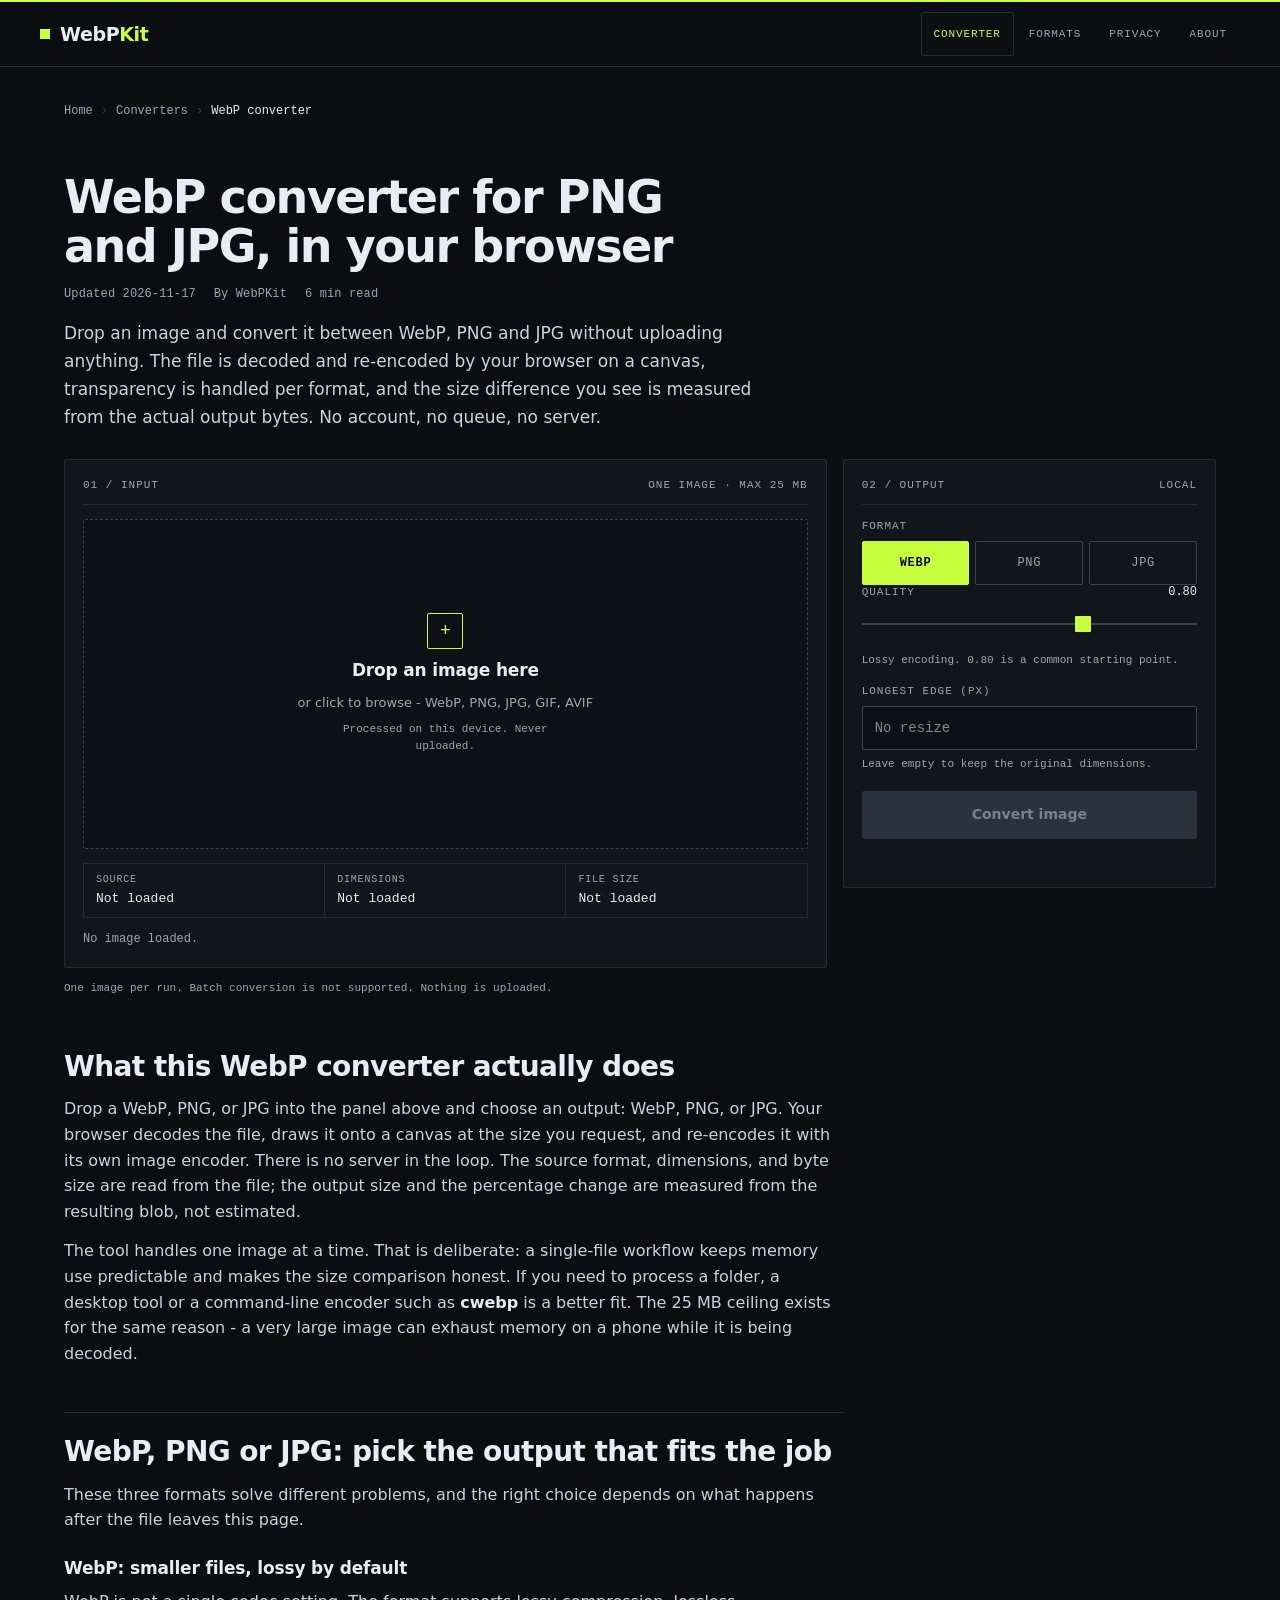
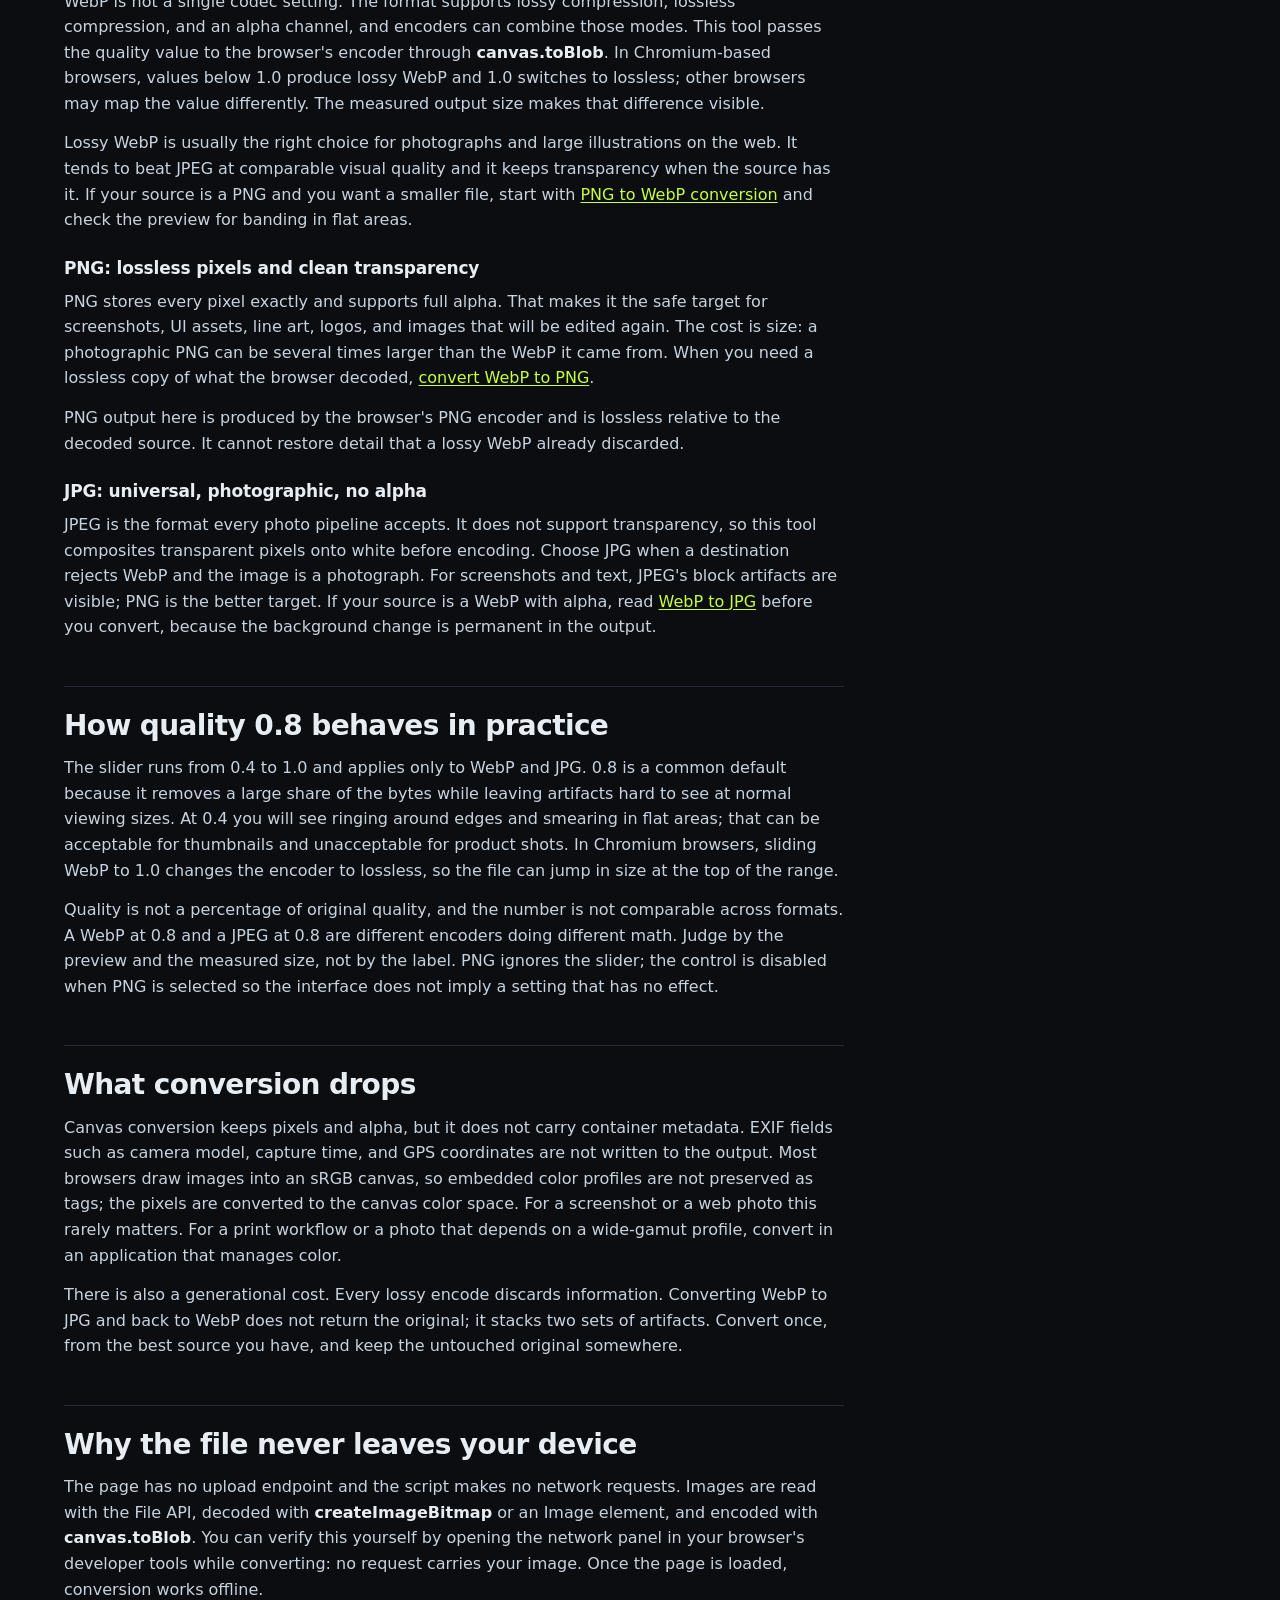
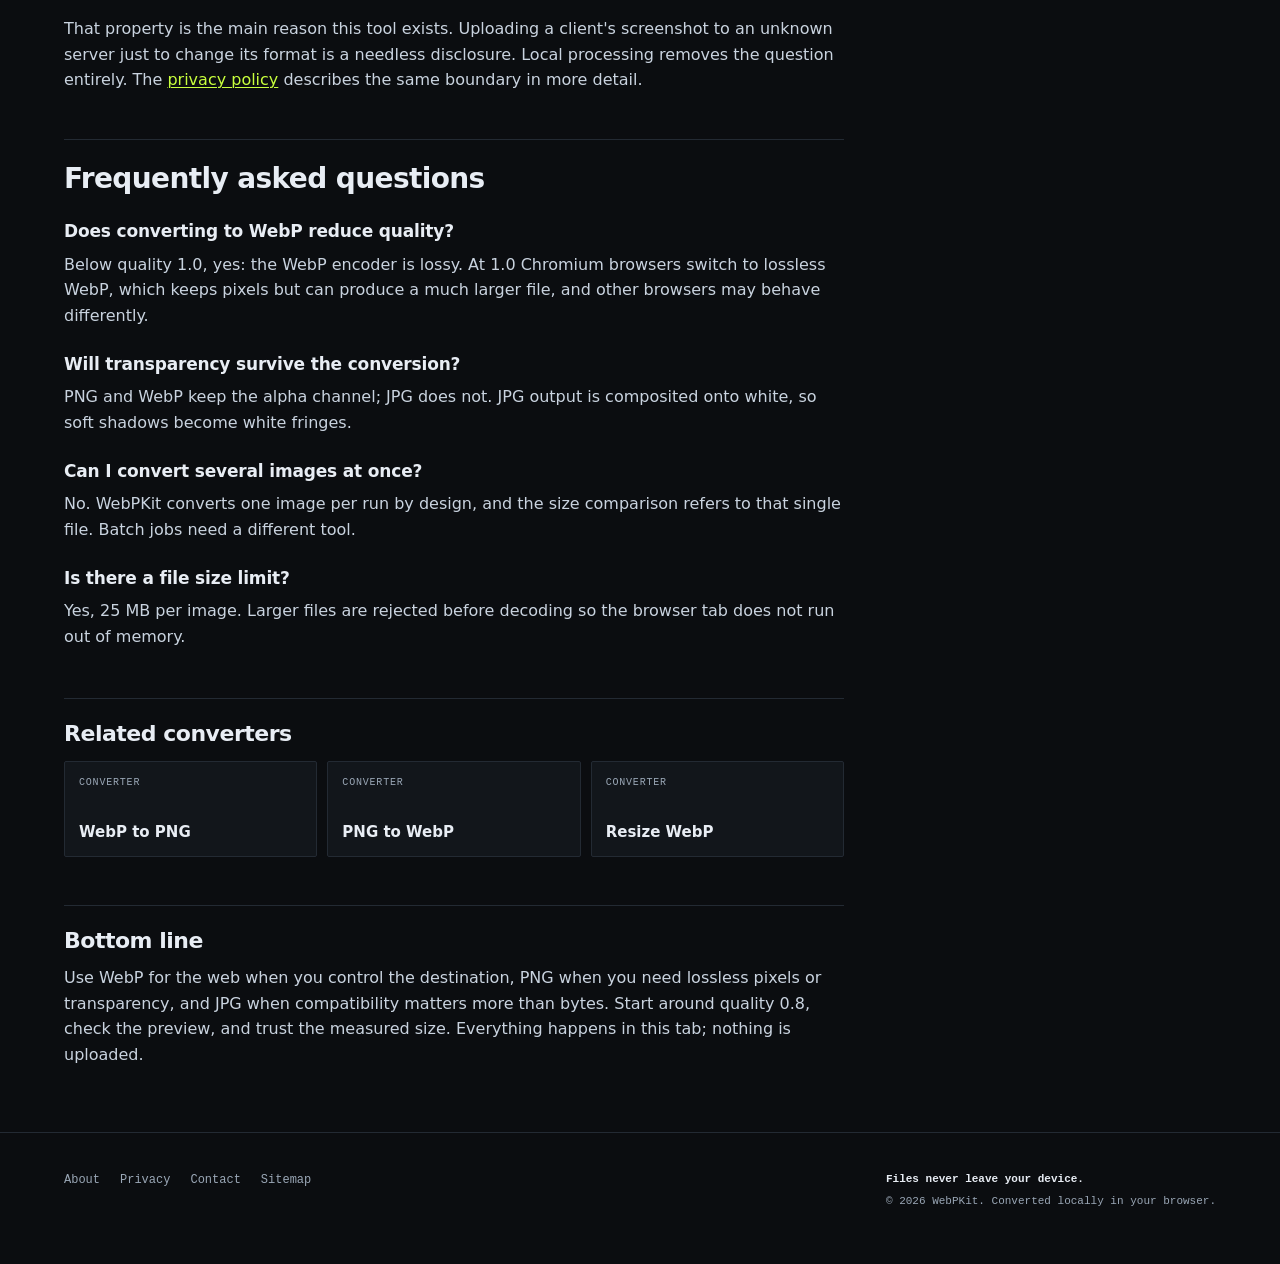
<file: index.html>
<!doctype html>
<html lang="en">
<head>
<meta charset="utf-8">
<meta name="viewport" content="width=device-width, initial-scale=1">
<title>WebP Converter - WebP, PNG &amp; JPG in Your Browser</title>
<meta name="description" content="Convert WebP to PNG or JPG, and PNG or JPG to WebP, inside your browser. Local canvas processing, transparency handled, real output size.">
<link rel="canonical" href="https://webpkit.app/">
<meta name="theme-color" content="#0b0d10">
<meta property="og:type" content="website">
<meta property="og:title" content="WebP Converter - WebP, PNG &amp; JPG in Your Browser">
<meta property="og:description" content="Convert images between WebP, PNG and JPG locally. Files never leave your device.">
<meta property="og:url" content="https://webpkit.app/">
<link rel="stylesheet" href="assets/site.css?v=2">
<script type="application/ld+json">
{"@context":"https://schema.org","@type":"FAQPage","mainEntity":[{"@type":"Question","name":"Does converting to WebP reduce quality?","acceptedAnswer":{"@type":"Answer","text":"Below quality 1.0, yes: the WebP encoder is lossy. At 1.0 Chromium browsers switch to lossless WebP, which keeps pixels but can produce a much larger file, and other browsers may behave differently."}},{"@type":"Question","name":"Will transparency survive the conversion?","acceptedAnswer":{"@type":"Answer","text":"PNG and WebP keep the alpha channel; JPG does not. JPG output is composited onto white, so soft shadows become white fringes."}},{"@type":"Question","name":"Can I convert several images at once?","acceptedAnswer":{"@type":"Answer","text":"No. WebPKit converts one image per run by design, and the size comparison refers to that single file. Batch jobs need a different tool."}},{"@type":"Question","name":"Is there a file size limit?","acceptedAnswer":{"@type":"Answer","text":"Yes, 25 MB per image. Larger files are rejected before decoding so the browser tab does not run out of memory."}}]}
</script>
<!-- Google tag (gtag.js) -->
<script async src="https://www.googletagmanager.com/gtag/js?id=G-Z1QJ4BB7VF"></script>
<script>
window.dataLayer = window.dataLayer || [];
function gtag(){dataLayer.push(arguments);}
gtag('js', new Date());
gtag('config', 'G-Z1QJ4BB7VF', { anonymize_ip: true });
window.track = function (name, params) { try { gtag('event', name, params || {}); } catch (e) {} };
</script>
</head>
<body>
<a class="skip" href="#main">Skip to content</a>
<div class="topline" aria-hidden="true"></div>
<header class="site-header">
  <div class="wrap header-inner">
    <a class="logo" href="/" aria-label="WebPKit home">
      <span class="logo-mark" aria-hidden="true"></span>
      <span class="logo-text">WebP<span>Kit</span></span>
    </a>
    <nav class="nav" aria-label="Primary">
      <a href="/" aria-current="page">Converter</a>
      <a href="/#formats">Formats</a>
      <a href="/privacy">Privacy</a>
      <a href="/about">About</a>
    </nav>
  </div>
</header>

<main id="main">
  <div class="wrap">
    <nav class="crumbs" aria-label="Breadcrumb">
      <ol>
        <li><a href="/">Home</a></li>
        <li>Converters</li>
        <li aria-current="page">WebP converter</li>
      </ol>
    </nav>

    <section class="hero">
      <h1>WebP converter for PNG and JPG, in your browser</h1>
      <p class="page-meta"><span>Updated 2026-11-17</span><span>By WebPKit</span><span>6 min read</span></p>
      <p class="lede">Drop an image and convert it between WebP, PNG and JPG without uploading anything. The file is decoded and re-encoded by your browser on a canvas, transparency is handled per format, and the size difference you see is measured from the actual output bytes. No account, no queue, no server.</p>
    </section>

    <section class="workbench" aria-label="Image converter">
      <div class="grid" id="converter" data-output="webp">
        <div class="col-8">
          <div class="panel">
            <div class="panel-head">
              <span class="label">01 / Input</span>
              <span class="label">One image · max 25 MB</span>
            </div>
            <input class="sr-only" type="file" id="file" accept="image/*" tabindex="-1">
            <label class="dropzone" id="dropzone" for="file" tabindex="0" role="button" aria-describedby="drop-help">
              <span class="drop-icon" aria-hidden="true">+</span>
              <span class="drop-title">Drop an image here</span>
              <span class="drop-sub">or click to browse - WebP, PNG, JPG, GIF, AVIF</span>
              <span class="drop-note" id="drop-help">Processed on this device. Never uploaded.</span>
            </label>
            <dl class="filemeta" id="filemeta" hidden>
              <div><dt>Source</dt><dd id="meta-format">Not loaded</dd></div>
              <div><dt>Dimensions</dt><dd id="meta-dims">Not loaded</dd></div>
              <div><dt>File size</dt><dd id="meta-size">Not loaded</dd></div>
            </dl>
            <p class="status" id="status" role="status" aria-live="polite">No image loaded.</p>
            <noscript><p class="status is-error">This converter needs JavaScript. The rest of the page still works without it.</p></noscript>
          </div>
        </div>
        <div class="col-4">
          <div class="panel">
            <div class="panel-head">
              <span class="label">02 / Output</span>
              <span class="label">Local</span>
            </div>
            <fieldset class="field">
              <legend class="label">Format</legend>
              <div class="seg">
                <input type="radio" id="fmt-webp" name="format" value="webp" checked>
                <label for="fmt-webp">WebP</label>
                <input type="radio" id="fmt-png" name="format" value="png">
                <label for="fmt-png">PNG</label>
                <input type="radio" id="fmt-jpg" name="format" value="jpg">
                <label for="fmt-jpg">JPG</label>
              </div>
            </fieldset>
            <div class="field">
              <div class="field-row">
                <label class="label" for="quality">Quality</label>
                <output class="output-val" id="quality-out" for="quality">0.80</output>
              </div>
              <input type="range" id="quality" min="0.4" max="1" step="0.05" value="0.8">
              <p class="hint" id="quality-hint">Lossy encoding. 0.80 is a common starting point.</p>
            </div>
            <div class="field">
              <label class="label" for="maxedge">Longest edge (px)</label>
              <input type="number" id="maxedge" min="16" max="12000" step="1" inputmode="numeric" placeholder="No resize">
              <p class="hint">Leave empty to keep the original dimensions.</p>
            </div>
            <button class="btn" id="convert" type="button" disabled>Convert image</button>
            <div class="result" id="result" hidden>
              <div class="result-preview"><img id="preview" alt="Preview of the converted image"></div>
              <dl class="stats">
                <div><dt>Output</dt><dd id="out-format">Not loaded</dd></div>
                <div><dt>Dimensions</dt><dd id="out-dims">Not loaded</dd></div>
                <div><dt>Size</dt><dd id="out-size">Not loaded</dd></div>
                <div><dt>vs original</dt><dd id="out-delta">Not loaded</dd></div>
              </dl>
              <a class="btn btn-download" id="download" download>Download image</a>
            </div>
            <p class="status" id="result-status" role="status" aria-live="polite"></p>
          </div>
        </div>
      </div>
      <p class="tool-note">One image per run. Batch conversion is not supported. Nothing is uploaded.</p>
    </section>

    <article class="article">
      <h2>What this WebP converter actually does</h2>
      <p>Drop a WebP, PNG, or JPG into the panel above and choose an output: WebP, PNG, or JPG. Your browser decodes the file, draws it onto a canvas at the size you request, and re-encodes it with its own image encoder. There is no server in the loop. The source format, dimensions, and byte size are read from the file; the output size and the percentage change are measured from the resulting blob, not estimated.</p>
      <p>The tool handles one image at a time. That is deliberate: a single-file workflow keeps memory use predictable and makes the size comparison honest. If you need to process a folder, a desktop tool or a command-line encoder such as <strong>cwebp</strong> is a better fit. The 25 MB ceiling exists for the same reason - a very large image can exhaust memory on a phone while it is being decoded.</p>

      <h2 id="formats">WebP, PNG or JPG: pick the output that fits the job</h2>
      <p>These three formats solve different problems, and the right choice depends on what happens after the file leaves this page.</p>

      <h3>WebP: smaller files, lossy by default</h3>
      <p>WebP is not a single codec setting. The format supports lossy compression, lossless compression, and an alpha channel, and encoders can combine those modes. This tool passes the quality value to the browser's encoder through <strong>canvas.toBlob</strong>. In Chromium-based browsers, values below 1.0 produce lossy WebP and 1.0 switches to lossless; other browsers may map the value differently. The measured output size makes that difference visible.</p>
      <p>Lossy WebP is usually the right choice for photographs and large illustrations on the web. It tends to beat JPEG at comparable visual quality and it keeps transparency when the source has it. If your source is a PNG and you want a smaller file, start with <a href="/png-to-webp">PNG to WebP conversion</a> and check the preview for banding in flat areas.</p>

      <h3>PNG: lossless pixels and clean transparency</h3>
      <p>PNG stores every pixel exactly and supports full alpha. That makes it the safe target for screenshots, UI assets, line art, logos, and images that will be edited again. The cost is size: a photographic PNG can be several times larger than the WebP it came from. When you need a lossless copy of what the browser decoded, <a href="/webp-to-png">convert WebP to PNG</a>.</p>
      <p>PNG output here is produced by the browser's PNG encoder and is lossless relative to the decoded source. It cannot restore detail that a lossy WebP already discarded.</p>

      <h3>JPG: universal, photographic, no alpha</h3>
      <p>JPEG is the format every photo pipeline accepts. It does not support transparency, so this tool composites transparent pixels onto white before encoding. Choose JPG when a destination rejects WebP and the image is a photograph. For screenshots and text, JPEG's block artifacts are visible; PNG is the better target. If your source is a WebP with alpha, read <a href="/webp-to-jpg">WebP to JPG</a> before you convert, because the background change is permanent in the output.</p>

      <h2>How quality 0.8 behaves in practice</h2>
      <p>The slider runs from 0.4 to 1.0 and applies only to WebP and JPG. 0.8 is a common default because it removes a large share of the bytes while leaving artifacts hard to see at normal viewing sizes. At 0.4 you will see ringing around edges and smearing in flat areas; that can be acceptable for thumbnails and unacceptable for product shots. In Chromium browsers, sliding WebP to 1.0 changes the encoder to lossless, so the file can jump in size at the top of the range.</p>
      <p>Quality is not a percentage of original quality, and the number is not comparable across formats. A WebP at 0.8 and a JPEG at 0.8 are different encoders doing different math. Judge by the preview and the measured size, not by the label. PNG ignores the slider; the control is disabled when PNG is selected so the interface does not imply a setting that has no effect.</p>

      <h2>What conversion drops</h2>
      <p>Canvas conversion keeps pixels and alpha, but it does not carry container metadata. EXIF fields such as camera model, capture time, and GPS coordinates are not written to the output. Most browsers draw images into an sRGB canvas, so embedded color profiles are not preserved as tags; the pixels are converted to the canvas color space. For a screenshot or a web photo this rarely matters. For a print workflow or a photo that depends on a wide-gamut profile, convert in an application that manages color.</p>
      <p>There is also a generational cost. Every lossy encode discards information. Converting WebP to JPG and back to WebP does not return the original; it stacks two sets of artifacts. Convert once, from the best source you have, and keep the untouched original somewhere.</p>

      <h2>Why the file never leaves your device</h2>
      <p>The page has no upload endpoint and the script makes no network requests. Images are read with the File API, decoded with <strong>createImageBitmap</strong> or an Image element, and encoded with <strong>canvas.toBlob</strong>. You can verify this yourself by opening the network panel in your browser's developer tools while converting: no request carries your image. Once the page is loaded, conversion works offline.</p>
      <p>That property is the main reason this tool exists. Uploading a client's screenshot to an unknown server just to change its format is a needless disclosure. Local processing removes the question entirely. The <a href="/privacy">privacy policy</a> describes the same boundary in more detail.</p>

      <h2>Frequently asked questions</h2>
      <h3>Does converting to WebP reduce quality?</h3>
      <p>Below quality 1.0, yes: the WebP encoder is lossy. At 1.0 Chromium browsers switch to lossless WebP, which keeps pixels but can produce a much larger file, and other browsers may behave differently.</p>
      <h3>Will transparency survive the conversion?</h3>
      <p>PNG and WebP keep the alpha channel; JPG does not. JPG output is composited onto white, so soft shadows become white fringes.</p>
      <h3>Can I convert several images at once?</h3>
      <p>No. WebPKit converts one image per run by design, and the size comparison refers to that single file. Batch jobs need a different tool.</p>
      <h3>Is there a file size limit?</h3>
      <p>Yes, 25 MB per image. Larger files are rejected before decoding so the browser tab does not run out of memory.</p>

      <section class="related" aria-labelledby="related-title">
        <h2 id="related-title">Related converters</h2>
        <div class="related-grid">
          <a href="/webp-to-png"><span class="r-label">Converter</span><span class="r-title">WebP to PNG</span></a>
          <a href="/png-to-webp"><span class="r-label">Converter</span><span class="r-title">PNG to WebP</span></a>
          <a href="/resize-webp"><span class="r-label">Converter</span><span class="r-title">Resize WebP</span></a>
        </div>
      </section>

      <section class="bottom" aria-labelledby="bottom-title">
        <h2 id="bottom-title">Bottom line</h2>
        <p>Use WebP for the web when you control the destination, PNG when you need lossless pixels or transparency, and JPG when compatibility matters more than bytes. Start around quality 0.8, check the preview, and trust the measured size. Everything happens in this tab; nothing is uploaded.</p>
      </section>
    </article>
  </div>
</main>

<footer class="site-footer">
  <div class="wrap footer-inner">
    <nav class="footer-nav" aria-label="Footer">
      <a href="/about">About</a>
      <a href="/privacy">Privacy</a>
      <a href="/contact">Contact</a>
      <a href="sitemap.xml">Sitemap</a>
    </nav>
    <p class="footer-meta">
      <strong>Files never leave your device.</strong>
      <span class="footer-line">© 2026 WebPKit. Converted locally in your browser.</span>
    </p>
  </div>
</footer>
<script src="assets/app.js?v=2" defer></script>
</body>
</html>
</file>
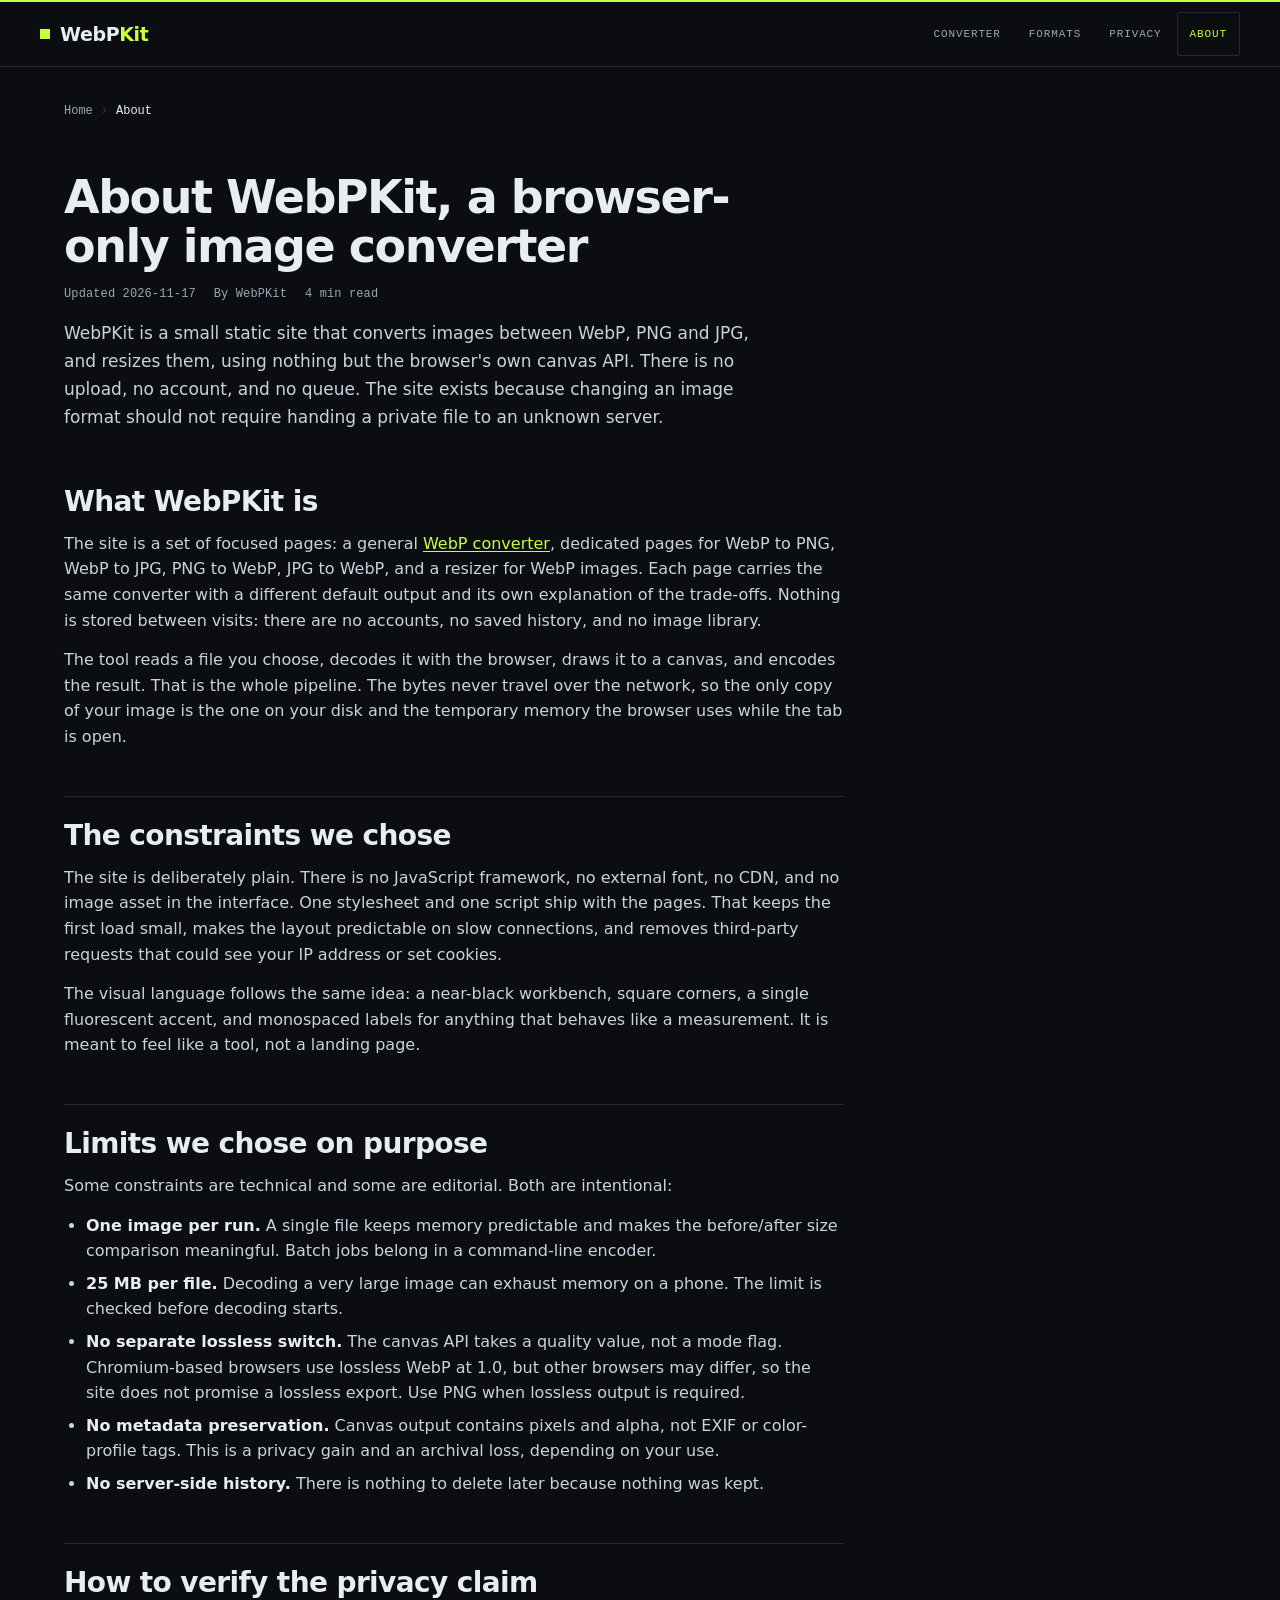
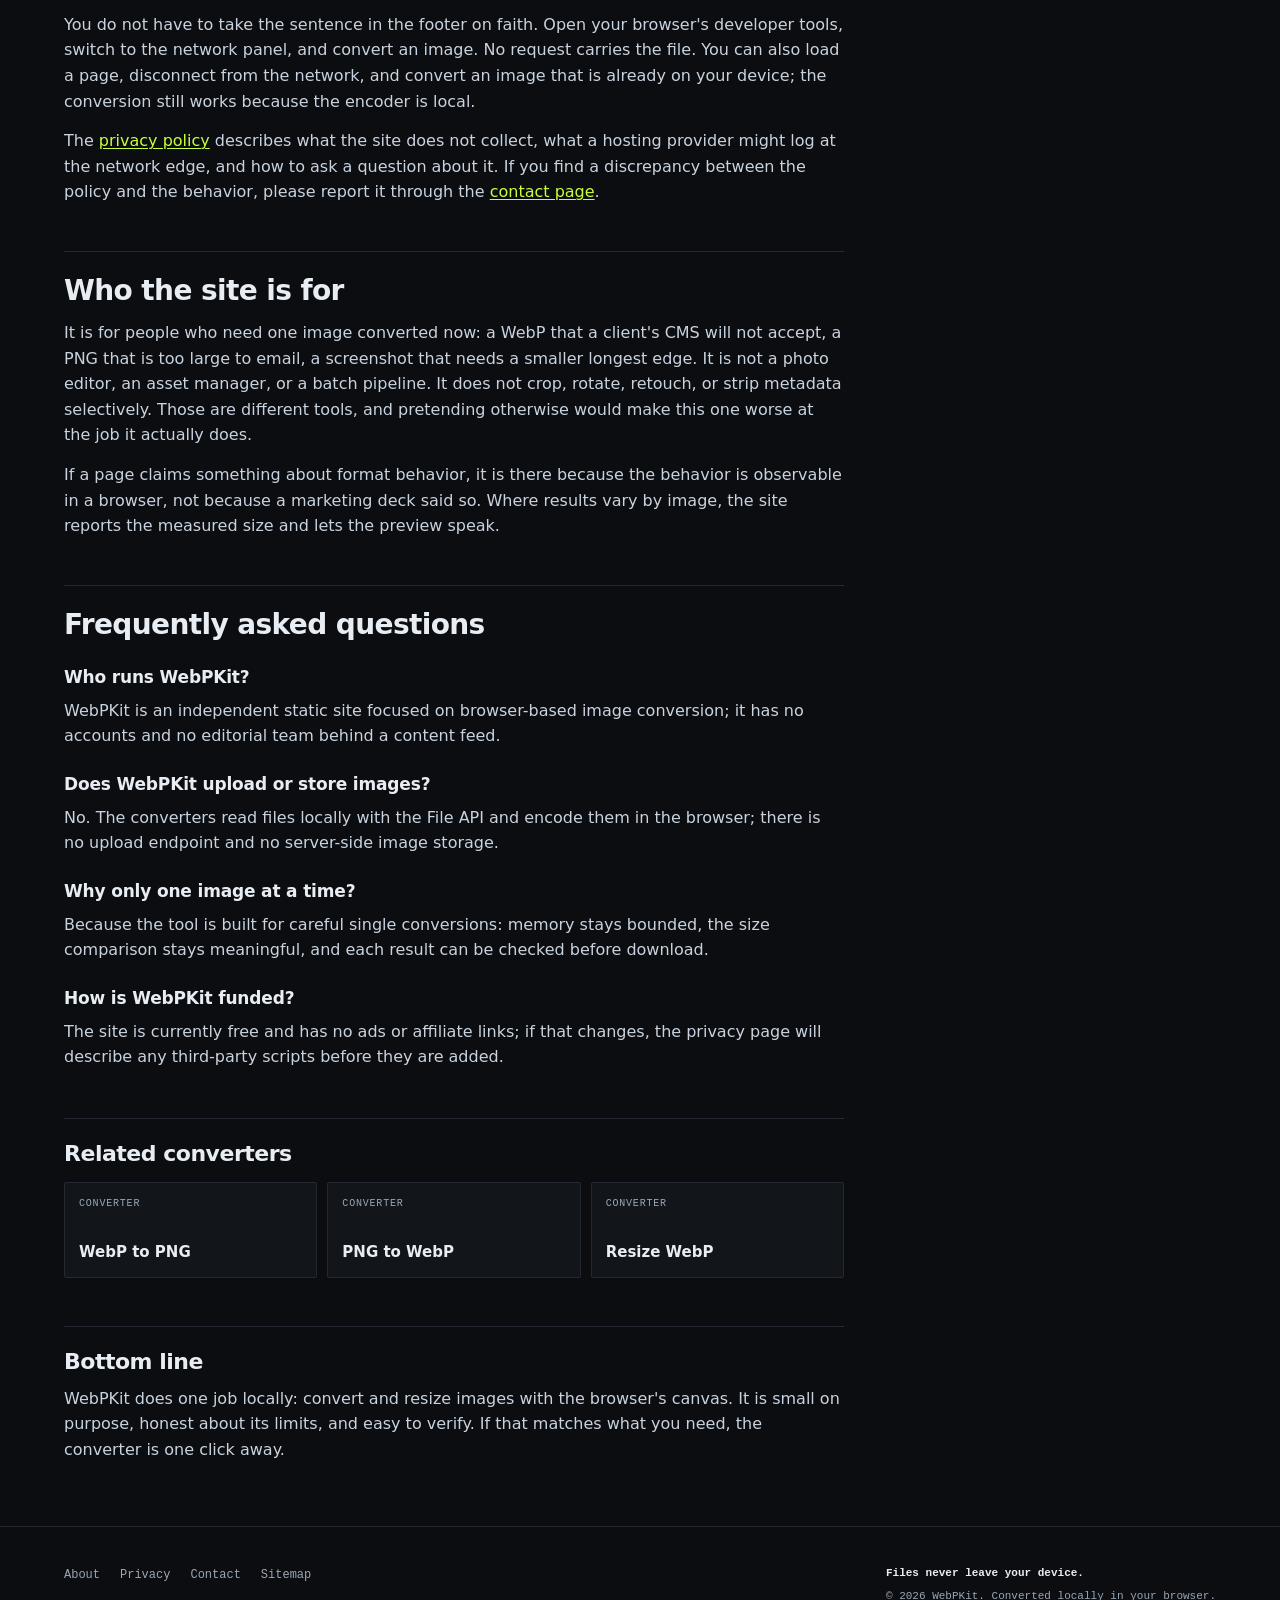
<file: about.html>
<!doctype html>
<html lang="en">
<head>
<meta charset="utf-8">
<meta name="viewport" content="width=device-width, initial-scale=1">
<title>About WebPKit - A Browser-Only Image Converter</title>
<meta name="description" content="WebPKit is a static, client-side image converter. No accounts, no uploads, no tracking scripts - just canvas conversion for WebP, PNG and JPG.">
<link rel="canonical" href="https://webpkit.app/about">
<meta name="theme-color" content="#0b0d10">
<meta property="og:type" content="website">
<meta property="og:title" content="About WebPKit - A Browser-Only Image Converter">
<meta property="og:description" content="A static image converter that runs entirely in your browser.">
<meta property="og:url" content="https://webpkit.app/about">
<link rel="stylesheet" href="assets/site.css?v=2">
<script type="application/ld+json">
{"@context":"https://schema.org","@type":"FAQPage","mainEntity":[{"@type":"Question","name":"Who runs WebPKit?","acceptedAnswer":{"@type":"Answer","text":"WebPKit is an independent static site focused on browser-based image conversion; it has no accounts and no editorial team behind a content feed."}},{"@type":"Question","name":"Does WebPKit upload or store images?","acceptedAnswer":{"@type":"Answer","text":"No. The converters read files locally with the File API and encode them in the browser; there is no upload endpoint and no server-side image storage."}},{"@type":"Question","name":"Why only one image at a time?","acceptedAnswer":{"@type":"Answer","text":"Because the tool is built for careful single conversions: memory stays bounded, the size comparison stays meaningful, and each result can be checked before download."}},{"@type":"Question","name":"How is WebPKit funded?","acceptedAnswer":{"@type":"Answer","text":"The site is currently free and has no ads or affiliate links; if that changes, the privacy page will describe any third-party scripts before they are added."}}]}
</script>
<!-- Google tag (gtag.js) -->
<script async src="https://www.googletagmanager.com/gtag/js?id=G-Z1QJ4BB7VF"></script>
<script>
window.dataLayer = window.dataLayer || [];
function gtag(){dataLayer.push(arguments);}
gtag('js', new Date());
gtag('config', 'G-Z1QJ4BB7VF', { anonymize_ip: true });
window.track = function (name, params) { try { gtag('event', name, params || {}); } catch (e) {} };
</script>
</head>
<body>
<a class="skip" href="#main">Skip to content</a>
<div class="topline" aria-hidden="true"></div>
<header class="site-header">
  <div class="wrap header-inner">
    <a class="logo" href="/" aria-label="WebPKit home">
      <span class="logo-mark" aria-hidden="true"></span>
      <span class="logo-text">WebP<span>Kit</span></span>
    </a>
    <nav class="nav" aria-label="Primary">
      <a href="/">Converter</a>
      <a href="/#formats">Formats</a>
      <a href="/privacy">Privacy</a>
      <a href="/about" aria-current="page">About</a>
    </nav>
  </div>
</header>

<main id="main">
  <div class="wrap">
    <nav class="crumbs" aria-label="Breadcrumb">
      <ol>
        <li><a href="/">Home</a></li>
        <li aria-current="page">About</li>
      </ol>
    </nav>

    <section class="hero">
      <h1>About WebPKit, a browser-only image converter</h1>
      <p class="page-meta"><span>Updated 2026-11-17</span><span>By WebPKit</span><span>4 min read</span></p>
      <p class="lede">WebPKit is a small static site that converts images between WebP, PNG and JPG, and resizes them, using nothing but the browser's own canvas API. There is no upload, no account, and no queue. The site exists because changing an image format should not require handing a private file to an unknown server.</p>
    </section>

    <article class="article">
      <h2>What WebPKit is</h2>
      <p>The site is a set of focused pages: a general <a href="/">WebP converter</a>, dedicated pages for WebP to PNG, WebP to JPG, PNG to WebP, JPG to WebP, and a resizer for WebP images. Each page carries the same converter with a different default output and its own explanation of the trade-offs. Nothing is stored between visits: there are no accounts, no saved history, and no image library.</p>
      <p>The tool reads a file you choose, decodes it with the browser, draws it to a canvas, and encodes the result. That is the whole pipeline. The bytes never travel over the network, so the only copy of your image is the one on your disk and the temporary memory the browser uses while the tab is open.</p>

      <h2>The constraints we chose</h2>
      <p>The site is deliberately plain. There is no JavaScript framework, no external font, no CDN, and no image asset in the interface. One stylesheet and one script ship with the pages. That keeps the first load small, makes the layout predictable on slow connections, and removes third-party requests that could see your IP address or set cookies.</p>
      <p>The visual language follows the same idea: a near-black workbench, square corners, a single fluorescent accent, and monospaced labels for anything that behaves like a measurement. It is meant to feel like a tool, not a landing page.</p>

      <h2>Limits we chose on purpose</h2>
      <p>Some constraints are technical and some are editorial. Both are intentional:</p>
      <ul>
        <li><strong>One image per run.</strong> A single file keeps memory predictable and makes the before/after size comparison meaningful. Batch jobs belong in a command-line encoder.</li>
        <li><strong>25 MB per file.</strong> Decoding a very large image can exhaust memory on a phone. The limit is checked before decoding starts.</li>
        <li><strong>No separate lossless switch.</strong> The canvas API takes a quality value, not a mode flag. Chromium-based browsers use lossless WebP at 1.0, but other browsers may differ, so the site does not promise a lossless export. Use PNG when lossless output is required.</li>
        <li><strong>No metadata preservation.</strong> Canvas output contains pixels and alpha, not EXIF or color-profile tags. This is a privacy gain and an archival loss, depending on your use.</li>
        <li><strong>No server-side history.</strong> There is nothing to delete later because nothing was kept.</li>
      </ul>

      <h2>How to verify the privacy claim</h2>
      <p>You do not have to take the sentence in the footer on faith. Open your browser's developer tools, switch to the network panel, and convert an image. No request carries the file. You can also load a page, disconnect from the network, and convert an image that is already on your device; the conversion still works because the encoder is local.</p>
      <p>The <a href="/privacy">privacy policy</a> describes what the site does not collect, what a hosting provider might log at the network edge, and how to ask a question about it. If you find a discrepancy between the policy and the behavior, please report it through the <a href="/contact">contact page</a>.</p>

      <h2>Who the site is for</h2>
      <p>It is for people who need one image converted now: a WebP that a client's CMS will not accept, a PNG that is too large to email, a screenshot that needs a smaller longest edge. It is not a photo editor, an asset manager, or a batch pipeline. It does not crop, rotate, retouch, or strip metadata selectively. Those are different tools, and pretending otherwise would make this one worse at the job it actually does.</p>
      <p>If a page claims something about format behavior, it is there because the behavior is observable in a browser, not because a marketing deck said so. Where results vary by image, the site reports the measured size and lets the preview speak.</p>

      <h2>Frequently asked questions</h2>
      <h3>Who runs WebPKit?</h3>
      <p>WebPKit is an independent static site focused on browser-based image conversion; it has no accounts and no editorial team behind a content feed.</p>
      <h3>Does WebPKit upload or store images?</h3>
      <p>No. The converters read files locally with the File API and encode them in the browser; there is no upload endpoint and no server-side image storage.</p>
      <h3>Why only one image at a time?</h3>
      <p>Because the tool is built for careful single conversions: memory stays bounded, the size comparison stays meaningful, and each result can be checked before download.</p>
      <h3>How is WebPKit funded?</h3>
      <p>The site is currently free and has no ads or affiliate links; if that changes, the privacy page will describe any third-party scripts before they are added.</p>

      <section class="related" aria-labelledby="related-title">
        <h2 id="related-title">Related converters</h2>
        <div class="related-grid">
          <a href="/webp-to-png"><span class="r-label">Converter</span><span class="r-title">WebP to PNG</span></a>
          <a href="/png-to-webp"><span class="r-label">Converter</span><span class="r-title">PNG to WebP</span></a>
          <a href="/resize-webp"><span class="r-label">Converter</span><span class="r-title">Resize WebP</span></a>
        </div>
      </section>

      <section class="bottom" aria-labelledby="bottom-title">
        <h2 id="bottom-title">Bottom line</h2>
        <p>WebPKit does one job locally: convert and resize images with the browser's canvas. It is small on purpose, honest about its limits, and easy to verify. If that matches what you need, the converter is one click away.</p>
      </section>
    </article>
  </div>
</main>

<footer class="site-footer">
  <div class="wrap footer-inner">
    <nav class="footer-nav" aria-label="Footer">
      <a href="/about">About</a>
      <a href="/privacy">Privacy</a>
      <a href="/contact">Contact</a>
      <a href="sitemap.xml">Sitemap</a>
    </nav>
    <p class="footer-meta">
      <strong>Files never leave your device.</strong>
      <span class="footer-line">© 2026 WebPKit. Converted locally in your browser.</span>
    </p>
  </div>
</footer>
<script src="assets/app.js?v=2" defer></script>
</body>
</html>
</file>
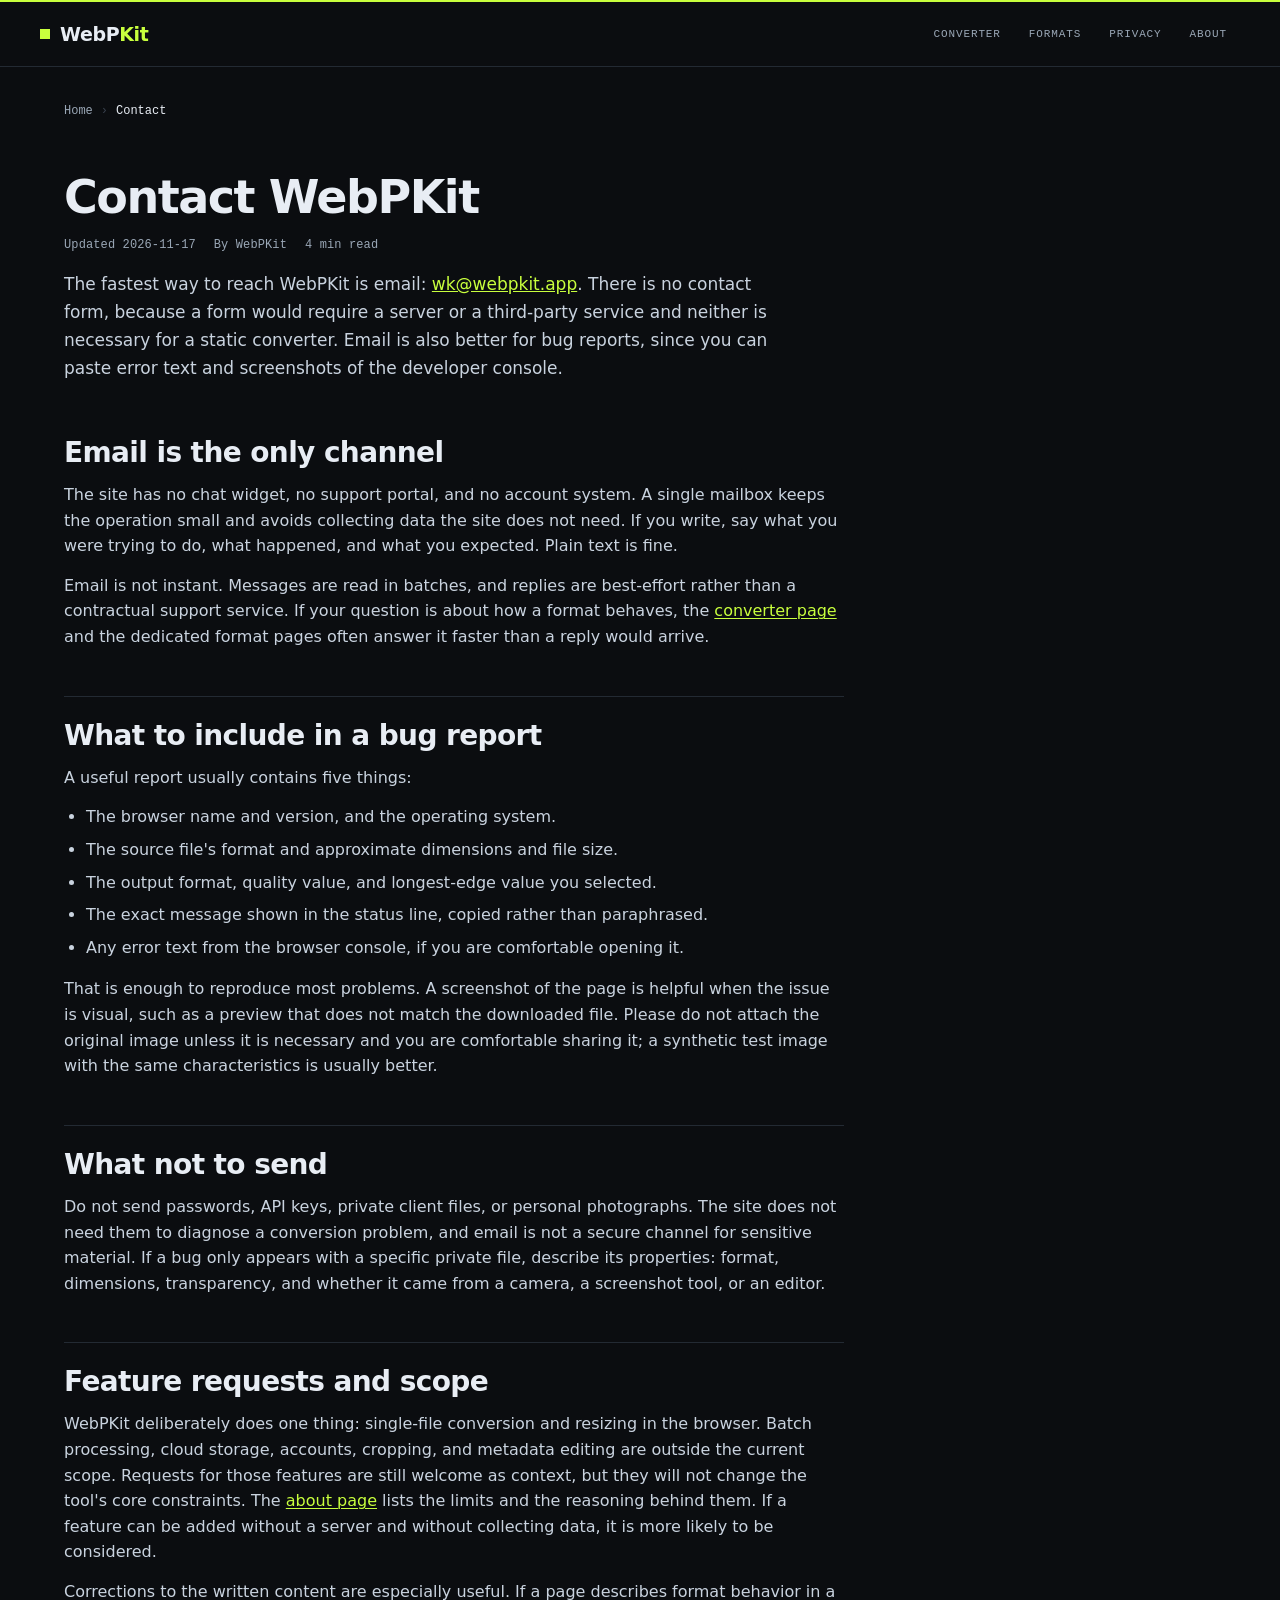
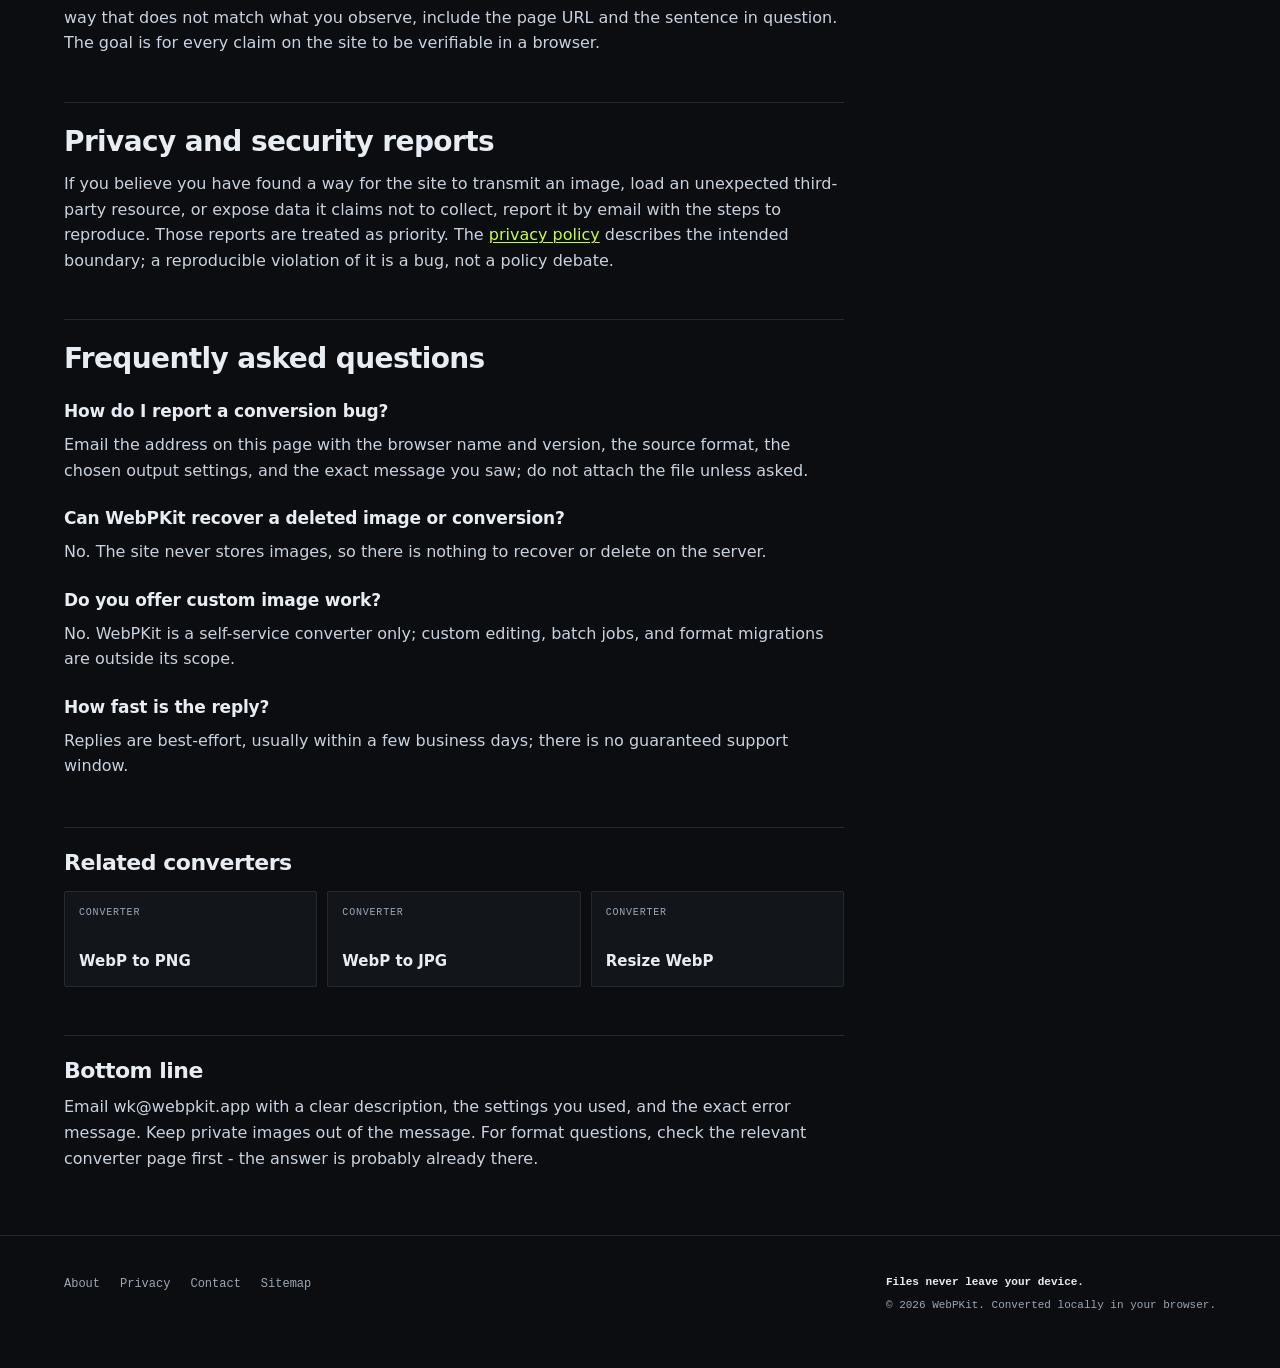
<file: contact.html>
<!doctype html>
<html lang="en">
<head>
<meta charset="utf-8">
<meta name="viewport" content="width=device-width, initial-scale=1">
<title>Contact WebPKit - Bug Reports and Questions</title>
<meta name="description" content="Reach WebPKit by email for bug reports, conversion questions, or privacy requests. No contact form, no tracking, no file uploads.">
<link rel="canonical" href="https://webpkit.app/contact">
<meta name="theme-color" content="#0b0d10">
<meta property="og:type" content="website">
<meta property="og:title" content="Contact WebPKit - Bug Reports and Questions">
<meta property="og:description" content="Email WebPKit about conversion problems, privacy questions, or corrections.">
<meta property="og:url" content="https://webpkit.app/contact">
<link rel="stylesheet" href="assets/site.css?v=2">
<script type="application/ld+json">
{"@context":"https://schema.org","@type":"FAQPage","mainEntity":[{"@type":"Question","name":"How do I report a conversion bug?","acceptedAnswer":{"@type":"Answer","text":"Email the address on this page with the browser name and version, the source format, the chosen output settings, and the exact message you saw; do not attach the file unless asked."}},{"@type":"Question","name":"Can WebPKit recover a deleted image or conversion?","acceptedAnswer":{"@type":"Answer","text":"No. The site never stores images, so there is nothing to recover or delete on the server."}},{"@type":"Question","name":"Do you offer custom image work?","acceptedAnswer":{"@type":"Answer","text":"No. WebPKit is a self-service converter only; custom editing, batch jobs, and format migrations are outside its scope."}},{"@type":"Question","name":"How fast is the reply?","acceptedAnswer":{"@type":"Answer","text":"Replies are best-effort, usually within a few business days; there is no guaranteed support window."}}]}
</script>
<!-- Google tag (gtag.js) -->
<script async src="https://www.googletagmanager.com/gtag/js?id=G-Z1QJ4BB7VF"></script>
<script>
window.dataLayer = window.dataLayer || [];
function gtag(){dataLayer.push(arguments);}
gtag('js', new Date());
gtag('config', 'G-Z1QJ4BB7VF', { anonymize_ip: true });
window.track = function (name, params) { try { gtag('event', name, params || {}); } catch (e) {} };
</script>
</head>
<body>
<a class="skip" href="#main">Skip to content</a>
<div class="topline" aria-hidden="true"></div>
<header class="site-header">
  <div class="wrap header-inner">
    <a class="logo" href="/" aria-label="WebPKit home">
      <span class="logo-mark" aria-hidden="true"></span>
      <span class="logo-text">WebP<span>Kit</span></span>
    </a>
    <nav class="nav" aria-label="Primary">
      <a href="/">Converter</a>
      <a href="/#formats">Formats</a>
      <a href="/privacy">Privacy</a>
      <a href="/about">About</a>
    </nav>
  </div>
</header>

<main id="main">
  <div class="wrap">
    <nav class="crumbs" aria-label="Breadcrumb">
      <ol>
        <li><a href="/">Home</a></li>
        <li aria-current="page">Contact</li>
      </ol>
    </nav>

    <section class="hero">
      <h1>Contact WebPKit</h1>
      <p class="page-meta"><span>Updated 2026-11-17</span><span>By WebPKit</span><span>4 min read</span></p>
      <p class="lede">The fastest way to reach WebPKit is email: <a href="mailto:wk@webpkit.app">wk@webpkit.app</a>. There is no contact form, because a form would require a server or a third-party service and neither is necessary for a static converter. Email is also better for bug reports, since you can paste error text and screenshots of the developer console.</p>
    </section>

    <article class="article">
      <h2>Email is the only channel</h2>
      <p>The site has no chat widget, no support portal, and no account system. A single mailbox keeps the operation small and avoids collecting data the site does not need. If you write, say what you were trying to do, what happened, and what you expected. Plain text is fine.</p>
      <p>Email is not instant. Messages are read in batches, and replies are best-effort rather than a contractual support service. If your question is about how a format behaves, the <a href="/">converter page</a> and the dedicated format pages often answer it faster than a reply would arrive.</p>

      <h2>What to include in a bug report</h2>
      <p>A useful report usually contains five things:</p>
      <ul>
        <li>The browser name and version, and the operating system.</li>
        <li>The source file's format and approximate dimensions and file size.</li>
        <li>The output format, quality value, and longest-edge value you selected.</li>
        <li>The exact message shown in the status line, copied rather than paraphrased.</li>
        <li>Any error text from the browser console, if you are comfortable opening it.</li>
      </ul>
      <p>That is enough to reproduce most problems. A screenshot of the page is helpful when the issue is visual, such as a preview that does not match the downloaded file. Please do not attach the original image unless it is necessary and you are comfortable sharing it; a synthetic test image with the same characteristics is usually better.</p>

      <h2>What not to send</h2>
      <p>Do not send passwords, API keys, private client files, or personal photographs. The site does not need them to diagnose a conversion problem, and email is not a secure channel for sensitive material. If a bug only appears with a specific private file, describe its properties: format, dimensions, transparency, and whether it came from a camera, a screenshot tool, or an editor.</p>

      <h2>Feature requests and scope</h2>
      <p>WebPKit deliberately does one thing: single-file conversion and resizing in the browser. Batch processing, cloud storage, accounts, cropping, and metadata editing are outside the current scope. Requests for those features are still welcome as context, but they will not change the tool's core constraints. The <a href="/about">about page</a> lists the limits and the reasoning behind them. If a feature can be added without a server and without collecting data, it is more likely to be considered.</p>
      <p>Corrections to the written content are especially useful. If a page describes format behavior in a way that does not match what you observe, include the page URL and the sentence in question. The goal is for every claim on the site to be verifiable in a browser.</p>

      <h2>Privacy and security reports</h2>
      <p>If you believe you have found a way for the site to transmit an image, load an unexpected third-party resource, or expose data it claims not to collect, report it by email with the steps to reproduce. Those reports are treated as priority. The <a href="/privacy">privacy policy</a> describes the intended boundary; a reproducible violation of it is a bug, not a policy debate.</p>

      <h2>Frequently asked questions</h2>
      <h3>How do I report a conversion bug?</h3>
      <p>Email the address on this page with the browser name and version, the source format, the chosen output settings, and the exact message you saw; do not attach the file unless asked.</p>
      <h3>Can WebPKit recover a deleted image or conversion?</h3>
      <p>No. The site never stores images, so there is nothing to recover or delete on the server.</p>
      <h3>Do you offer custom image work?</h3>
      <p>No. WebPKit is a self-service converter only; custom editing, batch jobs, and format migrations are outside its scope.</p>
      <h3>How fast is the reply?</h3>
      <p>Replies are best-effort, usually within a few business days; there is no guaranteed support window.</p>

      <section class="related" aria-labelledby="related-title">
        <h2 id="related-title">Related converters</h2>
        <div class="related-grid">
          <a href="/webp-to-png"><span class="r-label">Converter</span><span class="r-title">WebP to PNG</span></a>
          <a href="/webp-to-jpg"><span class="r-label">Converter</span><span class="r-title">WebP to JPG</span></a>
          <a href="/resize-webp"><span class="r-label">Converter</span><span class="r-title">Resize WebP</span></a>
        </div>
      </section>

      <section class="bottom" aria-labelledby="bottom-title">
        <h2 id="bottom-title">Bottom line</h2>
        <p>Email wk@webpkit.app with a clear description, the settings you used, and the exact error message. Keep private images out of the message. For format questions, check the relevant converter page first - the answer is probably already there.</p>
      </section>
    </article>
  </div>
</main>

<footer class="site-footer">
  <div class="wrap footer-inner">
    <nav class="footer-nav" aria-label="Footer">
      <a href="/about">About</a>
      <a href="/privacy">Privacy</a>
      <a href="/contact">Contact</a>
      <a href="sitemap.xml">Sitemap</a>
    </nav>
    <p class="footer-meta">
      <strong>Files never leave your device.</strong>
      <span class="footer-line">© 2026 WebPKit. Converted locally in your browser.</span>
    </p>
  </div>
</footer>
<script src="assets/app.js?v=2" defer></script>
</body>
</html>
</file>
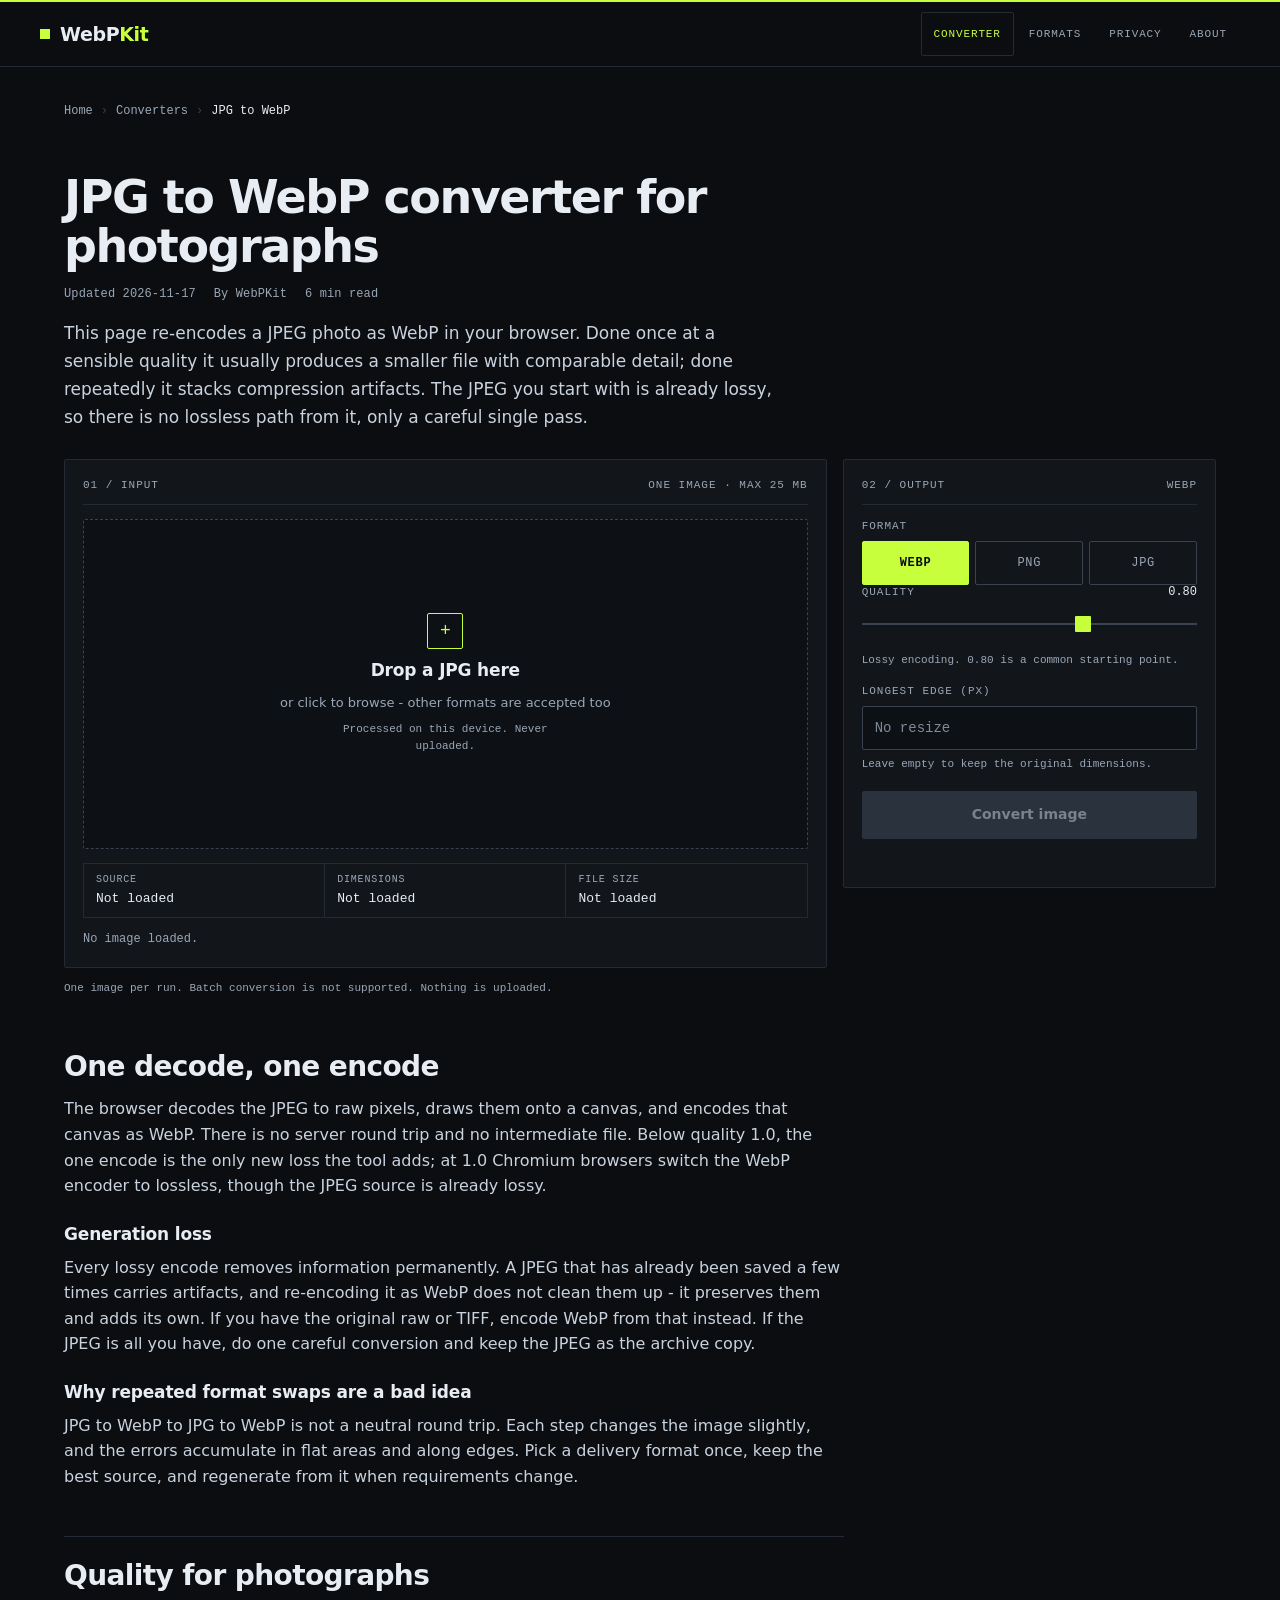
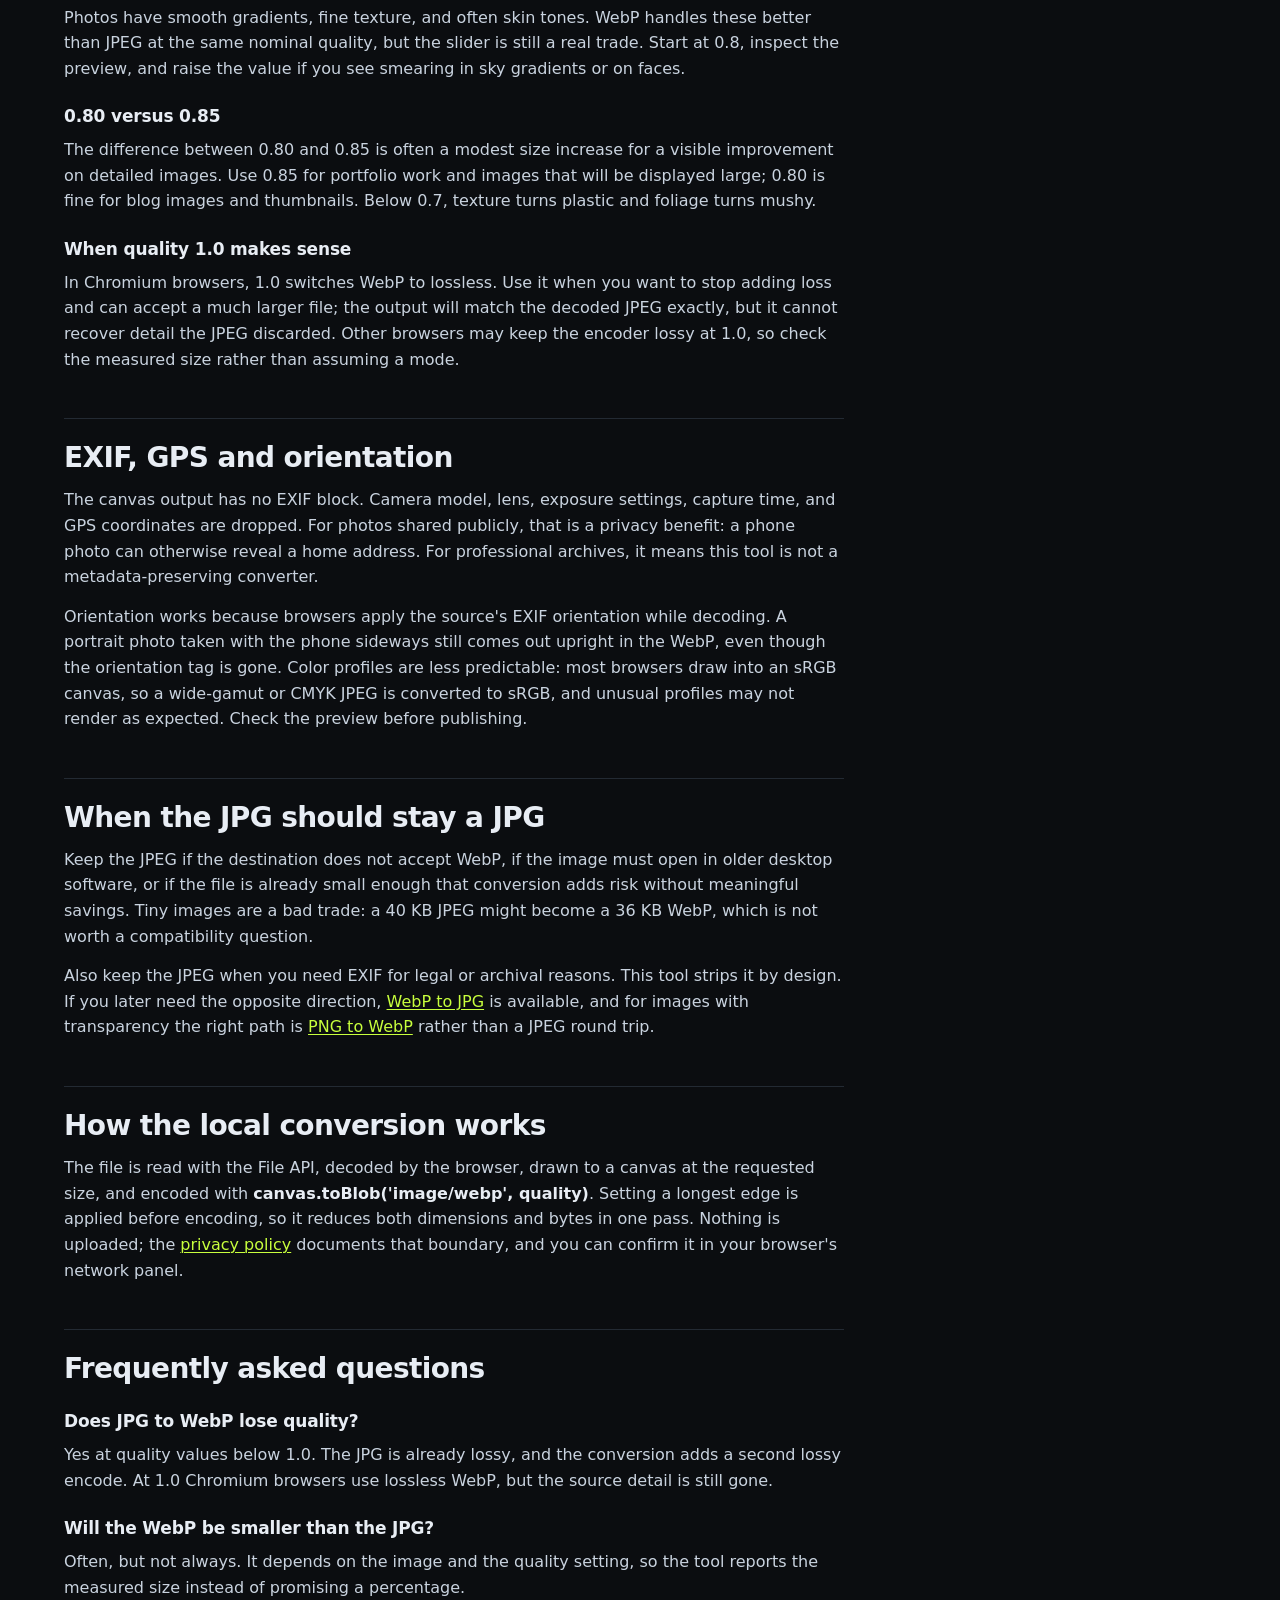
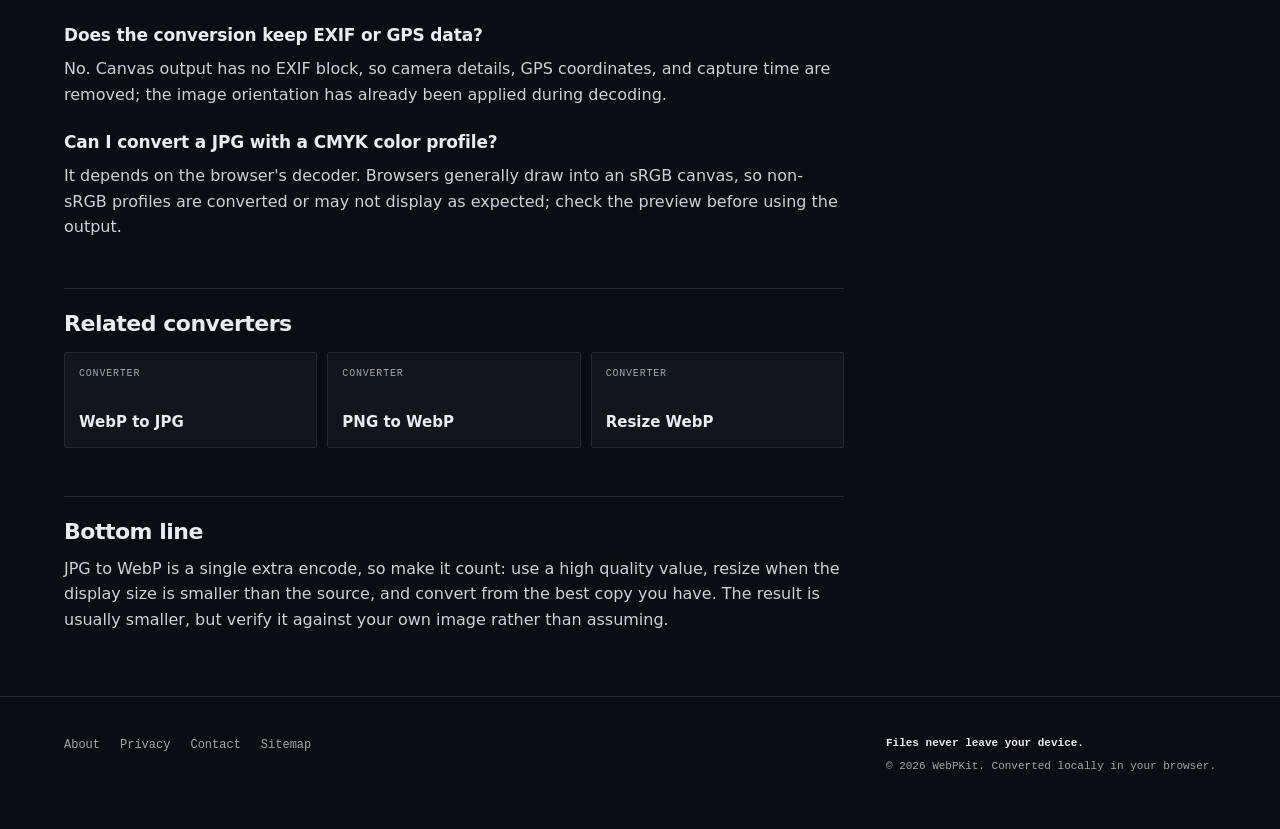
<file: jpg-to-webp.html>
<!doctype html>
<html lang="en">
<head>
<meta charset="utf-8">
<meta name="viewport" content="width=device-width, initial-scale=1">
<title>JPG to WebP Converter - Re-encode Photos Locally</title>
<meta name="description" content="Convert JPG to WebP on your device. One decode, one encode, adjustable quality, and EXIF stripped. No server, no upload, no batch.">
<link rel="canonical" href="https://webpkit.app/jpg-to-webp">
<meta name="theme-color" content="#0b0d10">
<meta property="og:type" content="website">
<meta property="og:title" content="JPG to WebP Converter - Re-encode Photos Locally">
<meta property="og:description" content="Convert JPG photos to WebP in the browser. Adjustable quality, measured size, nothing uploaded.">
<meta property="og:url" content="https://webpkit.app/jpg-to-webp">
<link rel="stylesheet" href="assets/site.css?v=2">
<script type="application/ld+json">
{"@context":"https://schema.org","@type":"FAQPage","mainEntity":[{"@type":"Question","name":"Does JPG to WebP lose quality?","acceptedAnswer":{"@type":"Answer","text":"Yes at quality values below 1.0. The JPG is already lossy, and the conversion adds a second lossy encode. At 1.0 Chromium browsers use lossless WebP, but the source detail is still gone."}},{"@type":"Question","name":"Will the WebP be smaller than the JPG?","acceptedAnswer":{"@type":"Answer","text":"Often, but not always. It depends on the image and the quality setting, so the tool reports the measured size instead of promising a percentage."}},{"@type":"Question","name":"Does the conversion keep EXIF or GPS data?","acceptedAnswer":{"@type":"Answer","text":"No. Canvas output has no EXIF block, so camera details, GPS coordinates, and capture time are removed; the image orientation has already been applied during decoding."}},{"@type":"Question","name":"Can I convert a JPG with a CMYK color profile?","acceptedAnswer":{"@type":"Answer","text":"It depends on the browser's decoder. Browsers generally draw into an sRGB canvas, so non-sRGB profiles are converted or may not display as expected; check the preview before using the output."}}]}
</script>
<!-- Google tag (gtag.js) -->
<script async src="https://www.googletagmanager.com/gtag/js?id=G-Z1QJ4BB7VF"></script>
<script>
window.dataLayer = window.dataLayer || [];
function gtag(){dataLayer.push(arguments);}
gtag('js', new Date());
gtag('config', 'G-Z1QJ4BB7VF', { anonymize_ip: true });
window.track = function (name, params) { try { gtag('event', name, params || {}); } catch (e) {} };
</script>
</head>
<body>
<a class="skip" href="#main">Skip to content</a>
<div class="topline" aria-hidden="true"></div>
<header class="site-header">
  <div class="wrap header-inner">
    <a class="logo" href="/" aria-label="WebPKit home">
      <span class="logo-mark" aria-hidden="true"></span>
      <span class="logo-text">WebP<span>Kit</span></span>
    </a>
    <nav class="nav" aria-label="Primary">
      <a href="/" aria-current="page">Converter</a>
      <a href="/#formats">Formats</a>
      <a href="/privacy">Privacy</a>
      <a href="/about">About</a>
    </nav>
  </div>
</header>

<main id="main">
  <div class="wrap">
    <nav class="crumbs" aria-label="Breadcrumb">
      <ol>
        <li><a href="/">Home</a></li>
        <li>Converters</li>
        <li aria-current="page">JPG to WebP</li>
      </ol>
    </nav>

    <section class="hero">
      <h1>JPG to WebP converter for photographs</h1>
      <p class="page-meta"><span>Updated 2026-11-17</span><span>By WebPKit</span><span>6 min read</span></p>
      <p class="lede">This page re-encodes a JPEG photo as WebP in your browser. Done once at a sensible quality it usually produces a smaller file with comparable detail; done repeatedly it stacks compression artifacts. The JPEG you start with is already lossy, so there is no lossless path from it, only a careful single pass.</p>
    </section>

    <section class="workbench" aria-label="JPG to WebP converter">
      <div class="grid" id="converter" data-output="webp">
        <div class="col-8">
          <div class="panel">
            <div class="panel-head">
              <span class="label">01 / Input</span>
              <span class="label">One image · max 25 MB</span>
            </div>
            <input class="sr-only" type="file" id="file" accept="image/*" tabindex="-1">
            <label class="dropzone" id="dropzone" for="file" tabindex="0" role="button" aria-describedby="drop-help">
              <span class="drop-icon" aria-hidden="true">+</span>
              <span class="drop-title">Drop a JPG here</span>
              <span class="drop-sub">or click to browse - other formats are accepted too</span>
              <span class="drop-note" id="drop-help">Processed on this device. Never uploaded.</span>
            </label>
            <dl class="filemeta" id="filemeta" hidden>
              <div><dt>Source</dt><dd id="meta-format">Not loaded</dd></div>
              <div><dt>Dimensions</dt><dd id="meta-dims">Not loaded</dd></div>
              <div><dt>File size</dt><dd id="meta-size">Not loaded</dd></div>
            </dl>
            <p class="status" id="status" role="status" aria-live="polite">No image loaded.</p>
            <noscript><p class="status is-error">This converter needs JavaScript. The rest of the page still works without it.</p></noscript>
          </div>
        </div>
        <div class="col-4">
          <div class="panel">
            <div class="panel-head">
              <span class="label">02 / Output</span>
              <span class="label">WebP</span>
            </div>
            <fieldset class="field">
              <legend class="label">Format</legend>
              <div class="seg">
                <input type="radio" id="fmt-webp" name="format" value="webp" checked>
                <label for="fmt-webp">WebP</label>
                <input type="radio" id="fmt-png" name="format" value="png">
                <label for="fmt-png">PNG</label>
                <input type="radio" id="fmt-jpg" name="format" value="jpg">
                <label for="fmt-jpg">JPG</label>
              </div>
            </fieldset>
            <div class="field">
              <div class="field-row">
                <label class="label" for="quality">Quality</label>
                <output class="output-val" id="quality-out" for="quality">0.80</output>
              </div>
              <input type="range" id="quality" min="0.4" max="1" step="0.05" value="0.8">
              <p class="hint" id="quality-hint">Lossy encoding. 0.80 is a common starting point.</p>
            </div>
            <div class="field">
              <label class="label" for="maxedge">Longest edge (px)</label>
              <input type="number" id="maxedge" min="16" max="12000" step="1" inputmode="numeric" placeholder="No resize">
              <p class="hint">Leave empty to keep the original dimensions.</p>
            </div>
            <button class="btn" id="convert" type="button" disabled>Convert image</button>
            <div class="result" id="result" hidden>
              <div class="result-preview"><img id="preview" alt="Preview of the converted WebP"></div>
              <dl class="stats">
                <div><dt>Output</dt><dd id="out-format">Not loaded</dd></div>
                <div><dt>Dimensions</dt><dd id="out-dims">Not loaded</dd></div>
                <div><dt>Size</dt><dd id="out-size">Not loaded</dd></div>
                <div><dt>vs original</dt><dd id="out-delta">Not loaded</dd></div>
              </dl>
              <a class="btn btn-download" id="download" download>Download WebP</a>
            </div>
            <p class="status" id="result-status" role="status" aria-live="polite"></p>
          </div>
        </div>
      </div>
      <p class="tool-note">One image per run. Batch conversion is not supported. Nothing is uploaded.</p>
    </section>

    <article class="article">
      <h2>One decode, one encode</h2>
      <p>The browser decodes the JPEG to raw pixels, draws them onto a canvas, and encodes that canvas as WebP. There is no server round trip and no intermediate file. Below quality 1.0, the one encode is the only new loss the tool adds; at 1.0 Chromium browsers switch the WebP encoder to lossless, though the JPEG source is already lossy.</p>

      <h3>Generation loss</h3>
      <p>Every lossy encode removes information permanently. A JPEG that has already been saved a few times carries artifacts, and re-encoding it as WebP does not clean them up - it preserves them and adds its own. If you have the original raw or TIFF, encode WebP from that instead. If the JPEG is all you have, do one careful conversion and keep the JPEG as the archive copy.</p>

      <h3>Why repeated format swaps are a bad idea</h3>
      <p>JPG to WebP to JPG to WebP is not a neutral round trip. Each step changes the image slightly, and the errors accumulate in flat areas and along edges. Pick a delivery format once, keep the best source, and regenerate from it when requirements change.</p>

      <h2>Quality for photographs</h2>
      <p>Photos have smooth gradients, fine texture, and often skin tones. WebP handles these better than JPEG at the same nominal quality, but the slider is still a real trade. Start at 0.8, inspect the preview, and raise the value if you see smearing in sky gradients or on faces.</p>

      <h3>0.80 versus 0.85</h3>
      <p>The difference between 0.80 and 0.85 is often a modest size increase for a visible improvement on detailed images. Use 0.85 for portfolio work and images that will be displayed large; 0.80 is fine for blog images and thumbnails. Below 0.7, texture turns plastic and foliage turns mushy.</p>

      <h3>When quality 1.0 makes sense</h3>
      <p>In Chromium browsers, 1.0 switches WebP to lossless. Use it when you want to stop adding loss and can accept a much larger file; the output will match the decoded JPEG exactly, but it cannot recover detail the JPEG discarded. Other browsers may keep the encoder lossy at 1.0, so check the measured size rather than assuming a mode.</p>

      <h2>EXIF, GPS and orientation</h2>
      <p>The canvas output has no EXIF block. Camera model, lens, exposure settings, capture time, and GPS coordinates are dropped. For photos shared publicly, that is a privacy benefit: a phone photo can otherwise reveal a home address. For professional archives, it means this tool is not a metadata-preserving converter.</p>
      <p>Orientation works because browsers apply the source's EXIF orientation while decoding. A portrait photo taken with the phone sideways still comes out upright in the WebP, even though the orientation tag is gone. Color profiles are less predictable: most browsers draw into an sRGB canvas, so a wide-gamut or CMYK JPEG is converted to sRGB, and unusual profiles may not render as expected. Check the preview before publishing.</p>

      <h2>When the JPG should stay a JPG</h2>
      <p>Keep the JPEG if the destination does not accept WebP, if the image must open in older desktop software, or if the file is already small enough that conversion adds risk without meaningful savings. Tiny images are a bad trade: a 40 KB JPEG might become a 36 KB WebP, which is not worth a compatibility question.</p>
      <p>Also keep the JPEG when you need EXIF for legal or archival reasons. This tool strips it by design. If you later need the opposite direction, <a href="/webp-to-jpg">WebP to JPG</a> is available, and for images with transparency the right path is <a href="/png-to-webp">PNG to WebP</a> rather than a JPEG round trip.</p>

      <h2>How the local conversion works</h2>
      <p>The file is read with the File API, decoded by the browser, drawn to a canvas at the requested size, and encoded with <strong>canvas.toBlob('image/webp', quality)</strong>. Setting a longest edge is applied before encoding, so it reduces both dimensions and bytes in one pass. Nothing is uploaded; the <a href="/privacy">privacy policy</a> documents that boundary, and you can confirm it in your browser's network panel.</p>

      <h2>Frequently asked questions</h2>
      <h3>Does JPG to WebP lose quality?</h3>
      <p>Yes at quality values below 1.0. The JPG is already lossy, and the conversion adds a second lossy encode. At 1.0 Chromium browsers use lossless WebP, but the source detail is still gone.</p>
      <h3>Will the WebP be smaller than the JPG?</h3>
      <p>Often, but not always. It depends on the image and the quality setting, so the tool reports the measured size instead of promising a percentage.</p>
      <h3>Does the conversion keep EXIF or GPS data?</h3>
      <p>No. Canvas output has no EXIF block, so camera details, GPS coordinates, and capture time are removed; the image orientation has already been applied during decoding.</p>
      <h3>Can I convert a JPG with a CMYK color profile?</h3>
      <p>It depends on the browser's decoder. Browsers generally draw into an sRGB canvas, so non-sRGB profiles are converted or may not display as expected; check the preview before using the output.</p>

      <section class="related" aria-labelledby="related-title">
        <h2 id="related-title">Related converters</h2>
        <div class="related-grid">
          <a href="/webp-to-jpg"><span class="r-label">Converter</span><span class="r-title">WebP to JPG</span></a>
          <a href="/png-to-webp"><span class="r-label">Converter</span><span class="r-title">PNG to WebP</span></a>
          <a href="/resize-webp"><span class="r-label">Converter</span><span class="r-title">Resize WebP</span></a>
        </div>
      </section>

      <section class="bottom" aria-labelledby="bottom-title">
        <h2 id="bottom-title">Bottom line</h2>
        <p>JPG to WebP is a single extra encode, so make it count: use a high quality value, resize when the display size is smaller than the source, and convert from the best copy you have. The result is usually smaller, but verify it against your own image rather than assuming.</p>
      </section>
    </article>
  </div>
</main>

<footer class="site-footer">
  <div class="wrap footer-inner">
    <nav class="footer-nav" aria-label="Footer">
      <a href="/about">About</a>
      <a href="/privacy">Privacy</a>
      <a href="/contact">Contact</a>
      <a href="sitemap.xml">Sitemap</a>
    </nav>
    <p class="footer-meta">
      <strong>Files never leave your device.</strong>
      <span class="footer-line">© 2026 WebPKit. Converted locally in your browser.</span>
    </p>
  </div>
</footer>
<script src="assets/app.js?v=2" defer></script>
</body>
</html>
</file>
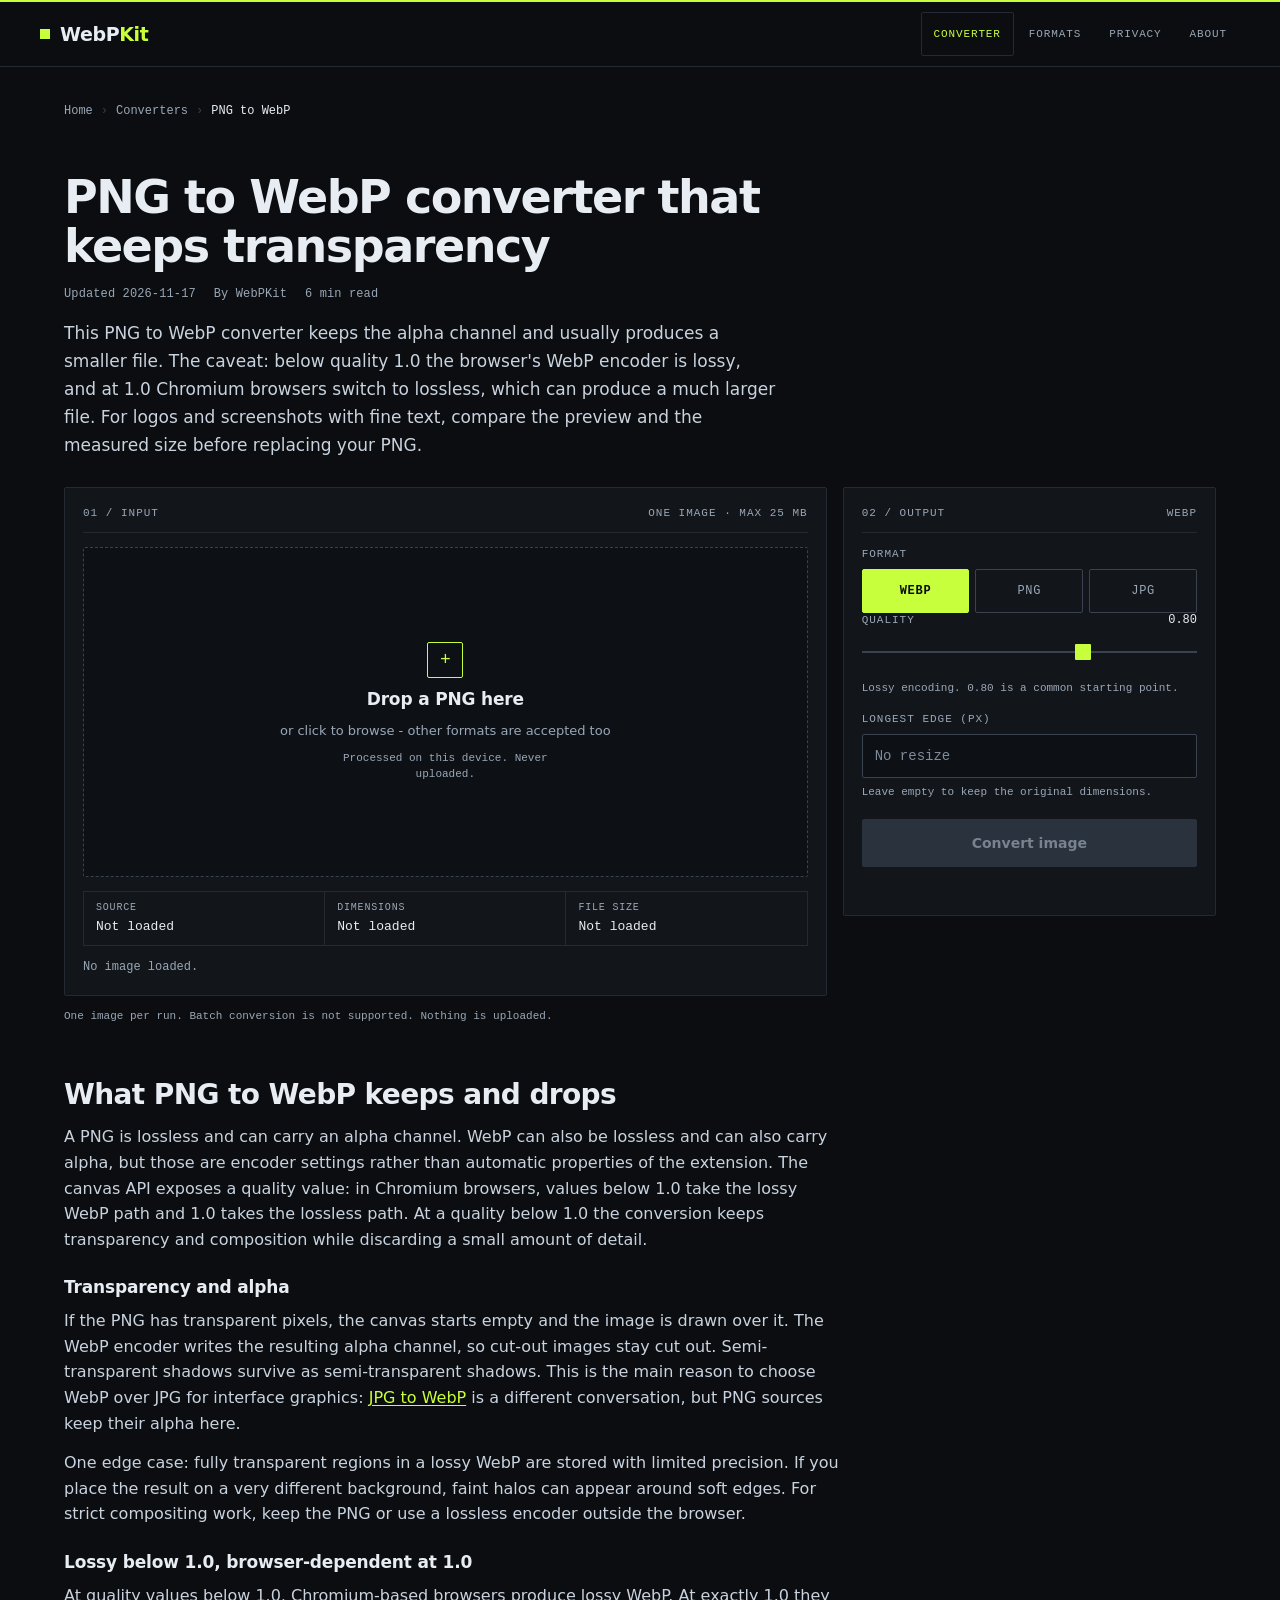
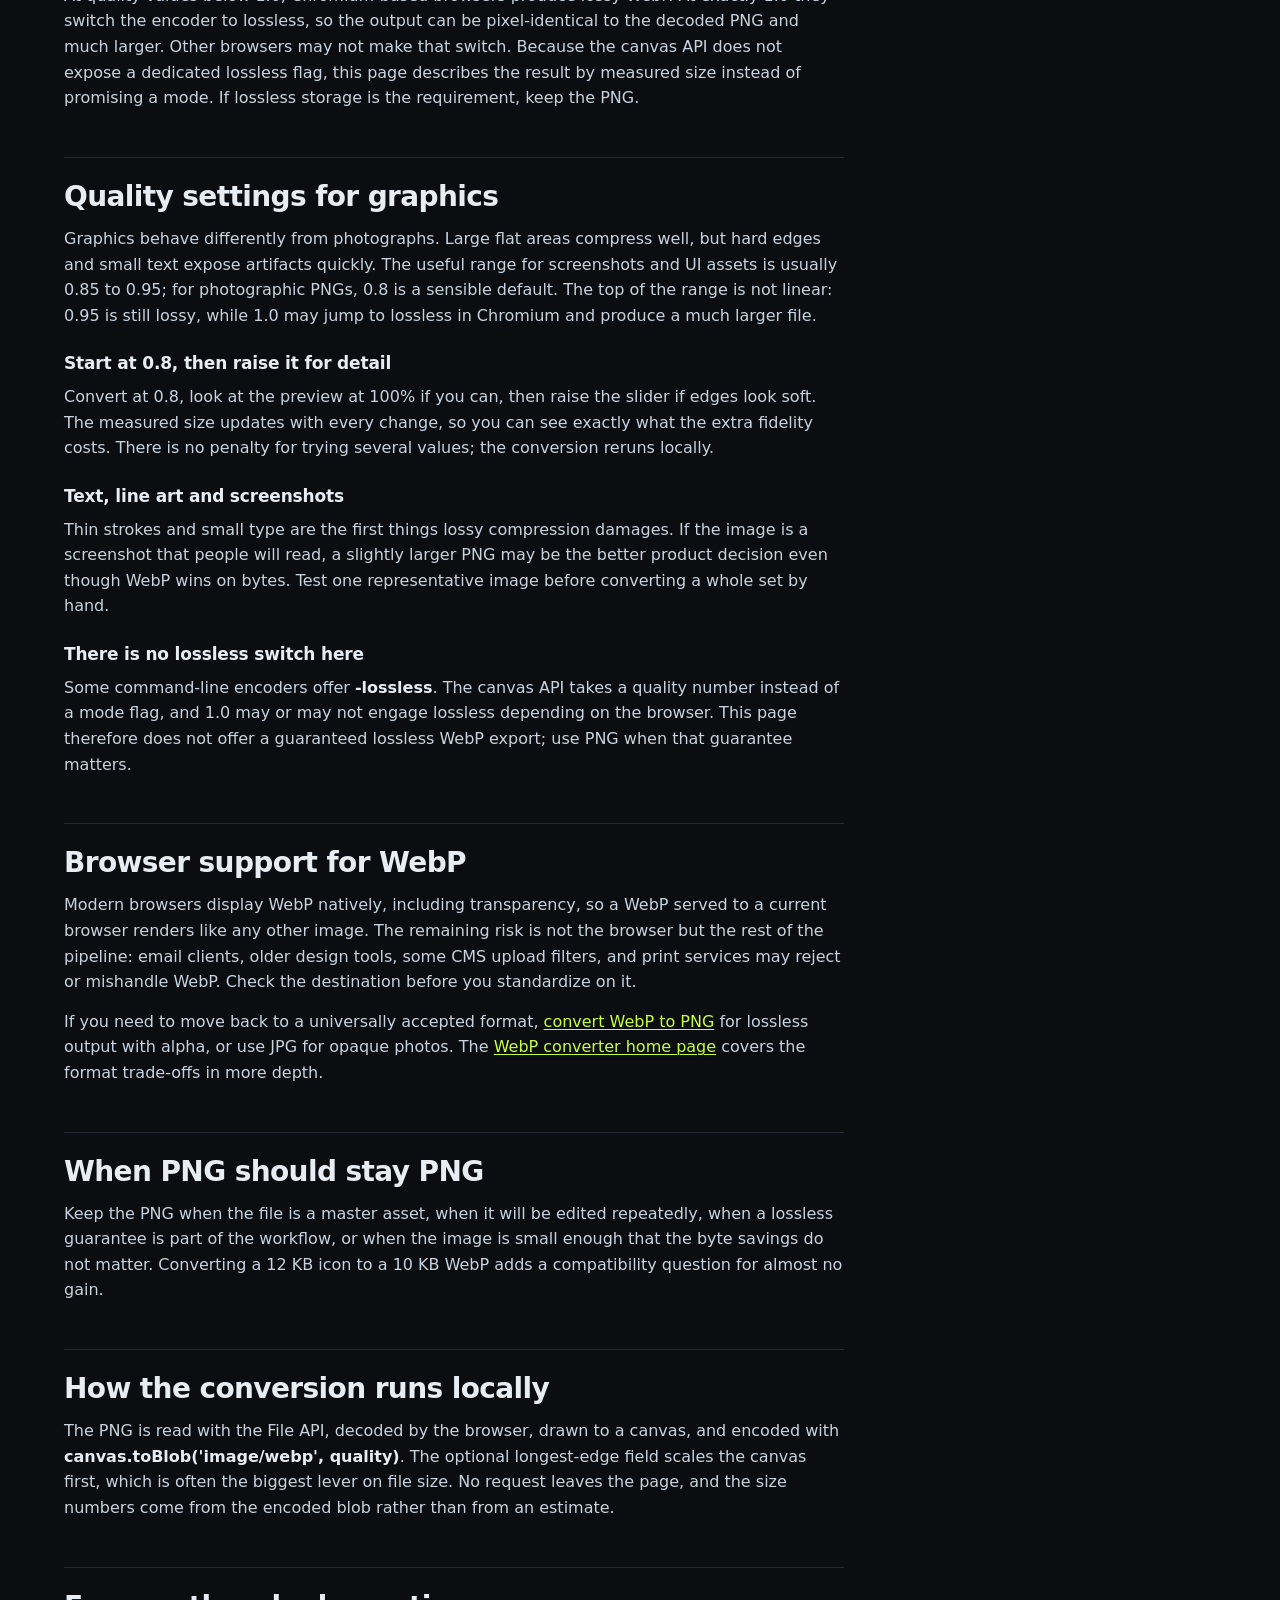
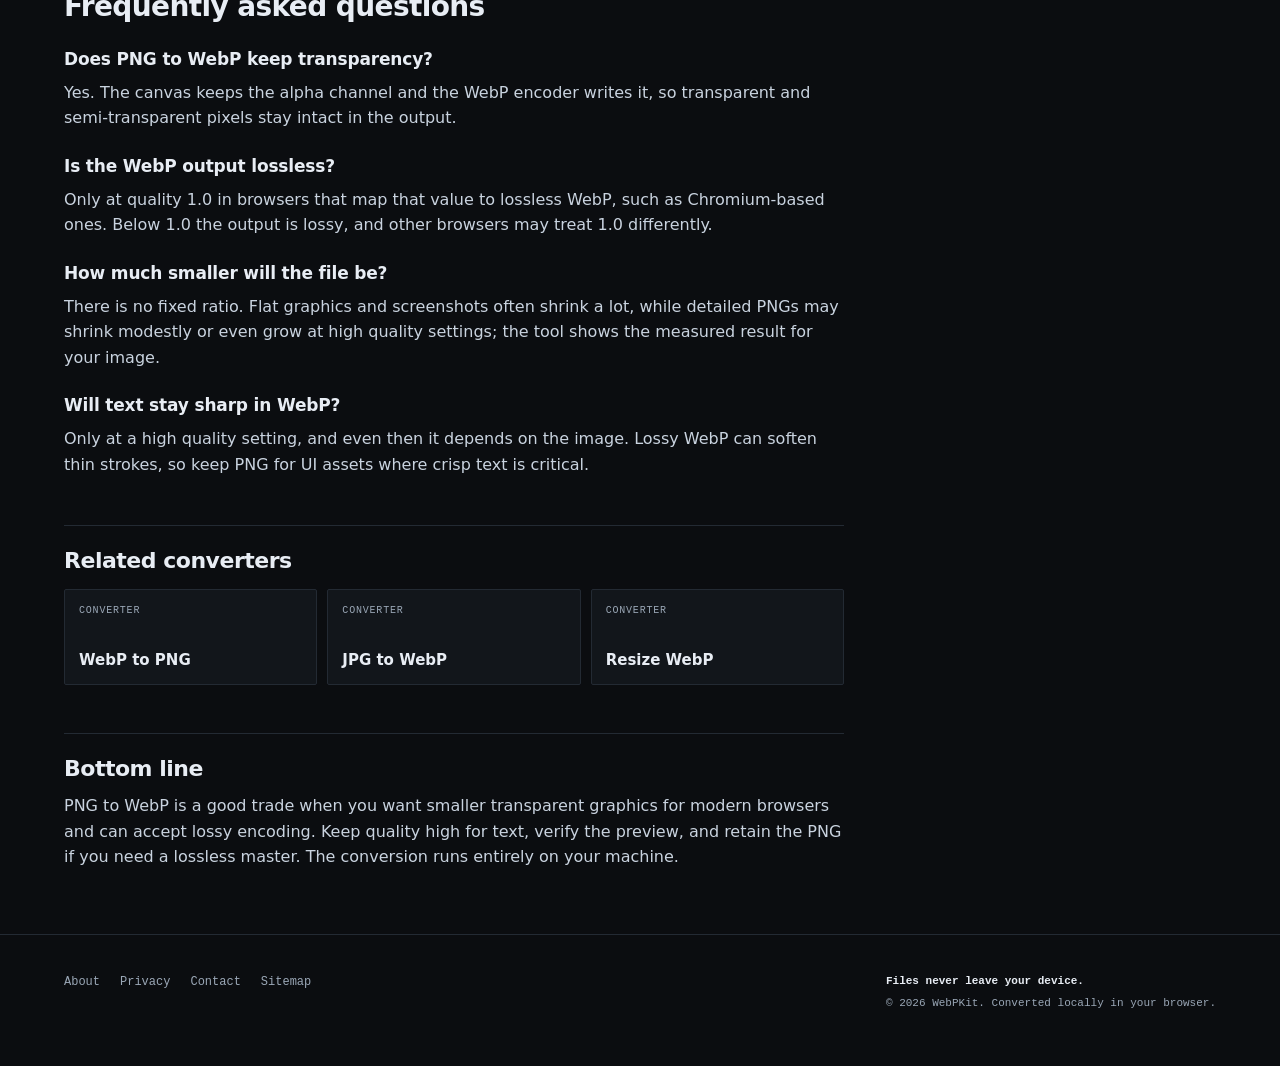
<file: png-to-webp.html>
<!doctype html>
<html lang="en">
<head>
<meta charset="utf-8">
<meta name="viewport" content="width=device-width, initial-scale=1">
<title>PNG to WebP Converter - Keep Transparency</title>
<meta name="description" content="Convert PNG to WebP in your browser. Alpha is preserved, quality is adjustable, and you see the real before and after file size. No uploads.">
<link rel="canonical" href="https://webpkit.app/png-to-webp">
<meta name="theme-color" content="#0b0d10">
<meta property="og:type" content="website">
<meta property="og:title" content="PNG to WebP Converter - Keep Transparency">
<meta property="og:description" content="Convert PNG to WebP locally. Transparency preserved, quality adjustable, measured output size.">
<meta property="og:url" content="https://webpkit.app/png-to-webp">
<link rel="stylesheet" href="assets/site.css?v=2">
<script type="application/ld+json">
{"@context":"https://schema.org","@type":"FAQPage","mainEntity":[{"@type":"Question","name":"Does PNG to WebP keep transparency?","acceptedAnswer":{"@type":"Answer","text":"Yes. The canvas keeps the alpha channel and the WebP encoder writes it, so transparent and semi-transparent pixels stay intact in the output."}},{"@type":"Question","name":"Is the WebP output lossless?","acceptedAnswer":{"@type":"Answer","text":"Only at quality 1.0 in browsers that map that value to lossless WebP, such as Chromium-based ones. Below 1.0 the output is lossy, and other browsers may treat 1.0 differently."}},{"@type":"Question","name":"How much smaller will the file be?","acceptedAnswer":{"@type":"Answer","text":"There is no fixed ratio. Flat graphics and screenshots often shrink a lot, while detailed PNGs may shrink modestly or even grow at high quality settings; the tool shows the measured result for your image."}},{"@type":"Question","name":"Will text stay sharp in WebP?","acceptedAnswer":{"@type":"Answer","text":"Only at a high quality setting, and even then it depends on the image. Lossy WebP can soften thin strokes, so keep PNG for UI assets where crisp text is critical."}}]}
</script>
<!-- Google tag (gtag.js) -->
<script async src="https://www.googletagmanager.com/gtag/js?id=G-Z1QJ4BB7VF"></script>
<script>
window.dataLayer = window.dataLayer || [];
function gtag(){dataLayer.push(arguments);}
gtag('js', new Date());
gtag('config', 'G-Z1QJ4BB7VF', { anonymize_ip: true });
window.track = function (name, params) { try { gtag('event', name, params || {}); } catch (e) {} };
</script>
</head>
<body>
<a class="skip" href="#main">Skip to content</a>
<div class="topline" aria-hidden="true"></div>
<header class="site-header">
  <div class="wrap header-inner">
    <a class="logo" href="/" aria-label="WebPKit home">
      <span class="logo-mark" aria-hidden="true"></span>
      <span class="logo-text">WebP<span>Kit</span></span>
    </a>
    <nav class="nav" aria-label="Primary">
      <a href="/" aria-current="page">Converter</a>
      <a href="/#formats">Formats</a>
      <a href="/privacy">Privacy</a>
      <a href="/about">About</a>
    </nav>
  </div>
</header>

<main id="main">
  <div class="wrap">
    <nav class="crumbs" aria-label="Breadcrumb">
      <ol>
        <li><a href="/">Home</a></li>
        <li>Converters</li>
        <li aria-current="page">PNG to WebP</li>
      </ol>
    </nav>

    <section class="hero">
      <h1>PNG to WebP converter that keeps transparency</h1>
      <p class="page-meta"><span>Updated 2026-11-17</span><span>By WebPKit</span><span>6 min read</span></p>
      <p class="lede">This PNG to WebP converter keeps the alpha channel and usually produces a smaller file. The caveat: below quality 1.0 the browser's WebP encoder is lossy, and at 1.0 Chromium browsers switch to lossless, which can produce a much larger file. For logos and screenshots with fine text, compare the preview and the measured size before replacing your PNG.</p>
    </section>

    <section class="workbench" aria-label="PNG to WebP converter">
      <div class="grid" id="converter" data-output="webp">
        <div class="col-8">
          <div class="panel">
            <div class="panel-head">
              <span class="label">01 / Input</span>
              <span class="label">One image · max 25 MB</span>
            </div>
            <input class="sr-only" type="file" id="file" accept="image/*" tabindex="-1">
            <label class="dropzone" id="dropzone" for="file" tabindex="0" role="button" aria-describedby="drop-help">
              <span class="drop-icon" aria-hidden="true">+</span>
              <span class="drop-title">Drop a PNG here</span>
              <span class="drop-sub">or click to browse - other formats are accepted too</span>
              <span class="drop-note" id="drop-help">Processed on this device. Never uploaded.</span>
            </label>
            <dl class="filemeta" id="filemeta" hidden>
              <div><dt>Source</dt><dd id="meta-format">Not loaded</dd></div>
              <div><dt>Dimensions</dt><dd id="meta-dims">Not loaded</dd></div>
              <div><dt>File size</dt><dd id="meta-size">Not loaded</dd></div>
            </dl>
            <p class="status" id="status" role="status" aria-live="polite">No image loaded.</p>
            <noscript><p class="status is-error">This converter needs JavaScript. The rest of the page still works without it.</p></noscript>
          </div>
        </div>
        <div class="col-4">
          <div class="panel">
            <div class="panel-head">
              <span class="label">02 / Output</span>
              <span class="label">WebP</span>
            </div>
            <fieldset class="field">
              <legend class="label">Format</legend>
              <div class="seg">
                <input type="radio" id="fmt-webp" name="format" value="webp" checked>
                <label for="fmt-webp">WebP</label>
                <input type="radio" id="fmt-png" name="format" value="png">
                <label for="fmt-png">PNG</label>
                <input type="radio" id="fmt-jpg" name="format" value="jpg">
                <label for="fmt-jpg">JPG</label>
              </div>
            </fieldset>
            <div class="field">
              <div class="field-row">
                <label class="label" for="quality">Quality</label>
                <output class="output-val" id="quality-out" for="quality">0.80</output>
              </div>
              <input type="range" id="quality" min="0.4" max="1" step="0.05" value="0.8">
              <p class="hint" id="quality-hint">Lossy encoding. 0.80 is a common starting point.</p>
            </div>
            <div class="field">
              <label class="label" for="maxedge">Longest edge (px)</label>
              <input type="number" id="maxedge" min="16" max="12000" step="1" inputmode="numeric" placeholder="No resize">
              <p class="hint">Leave empty to keep the original dimensions.</p>
            </div>
            <button class="btn" id="convert" type="button" disabled>Convert image</button>
            <div class="result" id="result" hidden>
              <div class="result-preview"><img id="preview" alt="Preview of the converted WebP"></div>
              <dl class="stats">
                <div><dt>Output</dt><dd id="out-format">Not loaded</dd></div>
                <div><dt>Dimensions</dt><dd id="out-dims">Not loaded</dd></div>
                <div><dt>Size</dt><dd id="out-size">Not loaded</dd></div>
                <div><dt>vs original</dt><dd id="out-delta">Not loaded</dd></div>
              </dl>
              <a class="btn btn-download" id="download" download>Download WebP</a>
            </div>
            <p class="status" id="result-status" role="status" aria-live="polite"></p>
          </div>
        </div>
      </div>
      <p class="tool-note">One image per run. Batch conversion is not supported. Nothing is uploaded.</p>
    </section>

    <article class="article">
      <h2>What PNG to WebP keeps and drops</h2>
      <p>A PNG is lossless and can carry an alpha channel. WebP can also be lossless and can also carry alpha, but those are encoder settings rather than automatic properties of the extension. The canvas API exposes a quality value: in Chromium browsers, values below 1.0 take the lossy WebP path and 1.0 takes the lossless path. At a quality below 1.0 the conversion keeps transparency and composition while discarding a small amount of detail.</p>

      <h3>Transparency and alpha</h3>
      <p>If the PNG has transparent pixels, the canvas starts empty and the image is drawn over it. The WebP encoder writes the resulting alpha channel, so cut-out images stay cut out. Semi-transparent shadows survive as semi-transparent shadows. This is the main reason to choose WebP over JPG for interface graphics: <a href="/jpg-to-webp">JPG to WebP</a> is a different conversation, but PNG sources keep their alpha here.</p>
      <p>One edge case: fully transparent regions in a lossy WebP are stored with limited precision. If you place the result on a very different background, faint halos can appear around soft edges. For strict compositing work, keep the PNG or use a lossless encoder outside the browser.</p>

      <h3>Lossy below 1.0, browser-dependent at 1.0</h3>
      <p>At quality values below 1.0, Chromium-based browsers produce lossy WebP. At exactly 1.0 they switch the encoder to lossless, so the output can be pixel-identical to the decoded PNG and much larger. Other browsers may not make that switch. Because the canvas API does not expose a dedicated lossless flag, this page describes the result by measured size instead of promising a mode. If lossless storage is the requirement, keep the PNG.</p>

      <h2>Quality settings for graphics</h2>
      <p>Graphics behave differently from photographs. Large flat areas compress well, but hard edges and small text expose artifacts quickly. The useful range for screenshots and UI assets is usually 0.85 to 0.95; for photographic PNGs, 0.8 is a sensible default. The top of the range is not linear: 0.95 is still lossy, while 1.0 may jump to lossless in Chromium and produce a much larger file.</p>

      <h3>Start at 0.8, then raise it for detail</h3>
      <p>Convert at 0.8, look at the preview at 100% if you can, then raise the slider if edges look soft. The measured size updates with every change, so you can see exactly what the extra fidelity costs. There is no penalty for trying several values; the conversion reruns locally.</p>

      <h3>Text, line art and screenshots</h3>
      <p>Thin strokes and small type are the first things lossy compression damages. If the image is a screenshot that people will read, a slightly larger PNG may be the better product decision even though WebP wins on bytes. Test one representative image before converting a whole set by hand.</p>

      <h3>There is no lossless switch here</h3>
      <p>Some command-line encoders offer <strong>-lossless</strong>. The canvas API takes a quality number instead of a mode flag, and 1.0 may or may not engage lossless depending on the browser. This page therefore does not offer a guaranteed lossless WebP export; use PNG when that guarantee matters.</p>

      <h2>Browser support for WebP</h2>
      <p>Modern browsers display WebP natively, including transparency, so a WebP served to a current browser renders like any other image. The remaining risk is not the browser but the rest of the pipeline: email clients, older design tools, some CMS upload filters, and print services may reject or mishandle WebP. Check the destination before you standardize on it.</p>
      <p>If you need to move back to a universally accepted format, <a href="/webp-to-png">convert WebP to PNG</a> for lossless output with alpha, or use JPG for opaque photos. The <a href="/">WebP converter home page</a> covers the format trade-offs in more depth.</p>

      <h2>When PNG should stay PNG</h2>
      <p>Keep the PNG when the file is a master asset, when it will be edited repeatedly, when a lossless guarantee is part of the workflow, or when the image is small enough that the byte savings do not matter. Converting a 12 KB icon to a 10 KB WebP adds a compatibility question for almost no gain.</p>

      <h2>How the conversion runs locally</h2>
      <p>The PNG is read with the File API, decoded by the browser, drawn to a canvas, and encoded with <strong>canvas.toBlob('image/webp', quality)</strong>. The optional longest-edge field scales the canvas first, which is often the biggest lever on file size. No request leaves the page, and the size numbers come from the encoded blob rather than from an estimate.</p>

      <h2>Frequently asked questions</h2>
      <h3>Does PNG to WebP keep transparency?</h3>
      <p>Yes. The canvas keeps the alpha channel and the WebP encoder writes it, so transparent and semi-transparent pixels stay intact in the output.</p>
      <h3>Is the WebP output lossless?</h3>
      <p>Only at quality 1.0 in browsers that map that value to lossless WebP, such as Chromium-based ones. Below 1.0 the output is lossy, and other browsers may treat 1.0 differently.</p>
      <h3>How much smaller will the file be?</h3>
      <p>There is no fixed ratio. Flat graphics and screenshots often shrink a lot, while detailed PNGs may shrink modestly or even grow at high quality settings; the tool shows the measured result for your image.</p>
      <h3>Will text stay sharp in WebP?</h3>
      <p>Only at a high quality setting, and even then it depends on the image. Lossy WebP can soften thin strokes, so keep PNG for UI assets where crisp text is critical.</p>

      <section class="related" aria-labelledby="related-title">
        <h2 id="related-title">Related converters</h2>
        <div class="related-grid">
          <a href="/webp-to-png"><span class="r-label">Converter</span><span class="r-title">WebP to PNG</span></a>
          <a href="/jpg-to-webp"><span class="r-label">Converter</span><span class="r-title">JPG to WebP</span></a>
          <a href="/resize-webp"><span class="r-label">Converter</span><span class="r-title">Resize WebP</span></a>
        </div>
      </section>

      <section class="bottom" aria-labelledby="bottom-title">
        <h2 id="bottom-title">Bottom line</h2>
        <p>PNG to WebP is a good trade when you want smaller transparent graphics for modern browsers and can accept lossy encoding. Keep quality high for text, verify the preview, and retain the PNG if you need a lossless master. The conversion runs entirely on your machine.</p>
      </section>
    </article>
  </div>
</main>

<footer class="site-footer">
  <div class="wrap footer-inner">
    <nav class="footer-nav" aria-label="Footer">
      <a href="/about">About</a>
      <a href="/privacy">Privacy</a>
      <a href="/contact">Contact</a>
      <a href="sitemap.xml">Sitemap</a>
    </nav>
    <p class="footer-meta">
      <strong>Files never leave your device.</strong>
      <span class="footer-line">© 2026 WebPKit. Converted locally in your browser.</span>
    </p>
  </div>
</footer>
<script src="assets/app.js?v=2" defer></script>
</body>
</html>
</file>
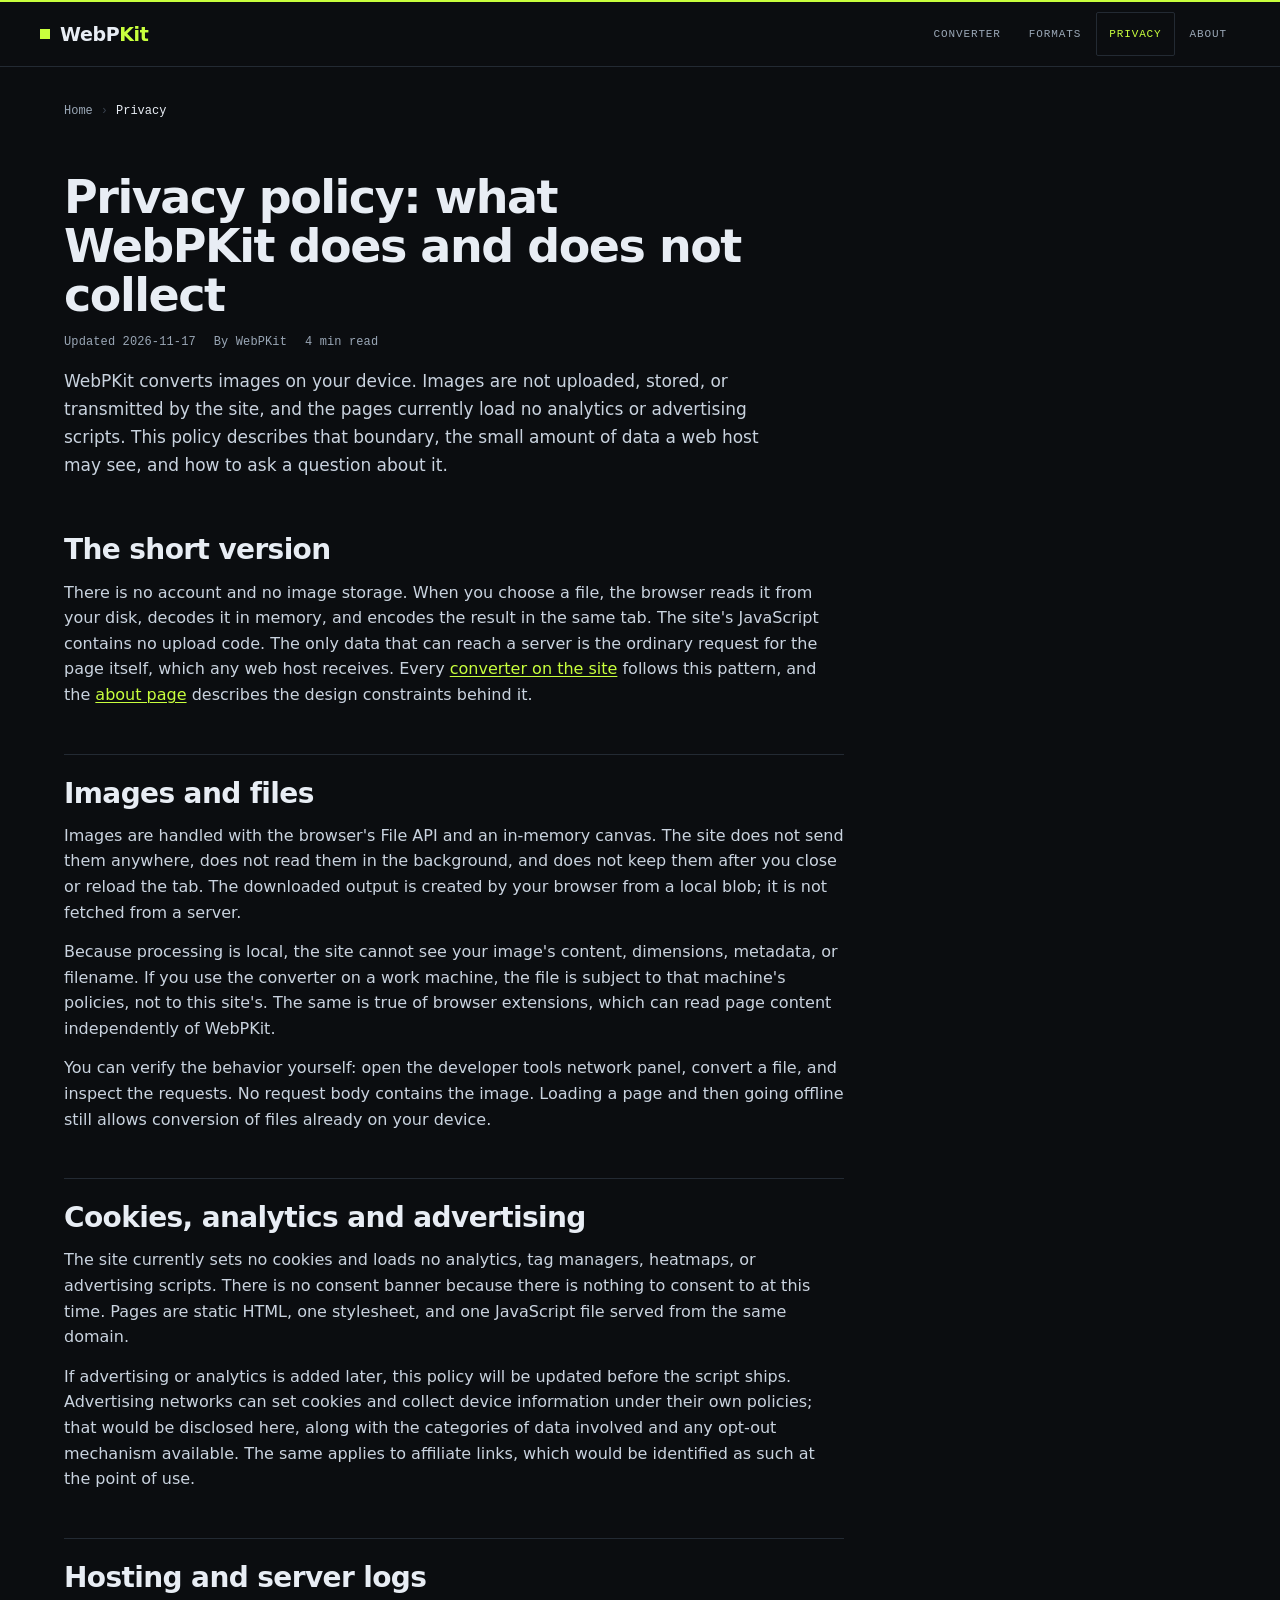
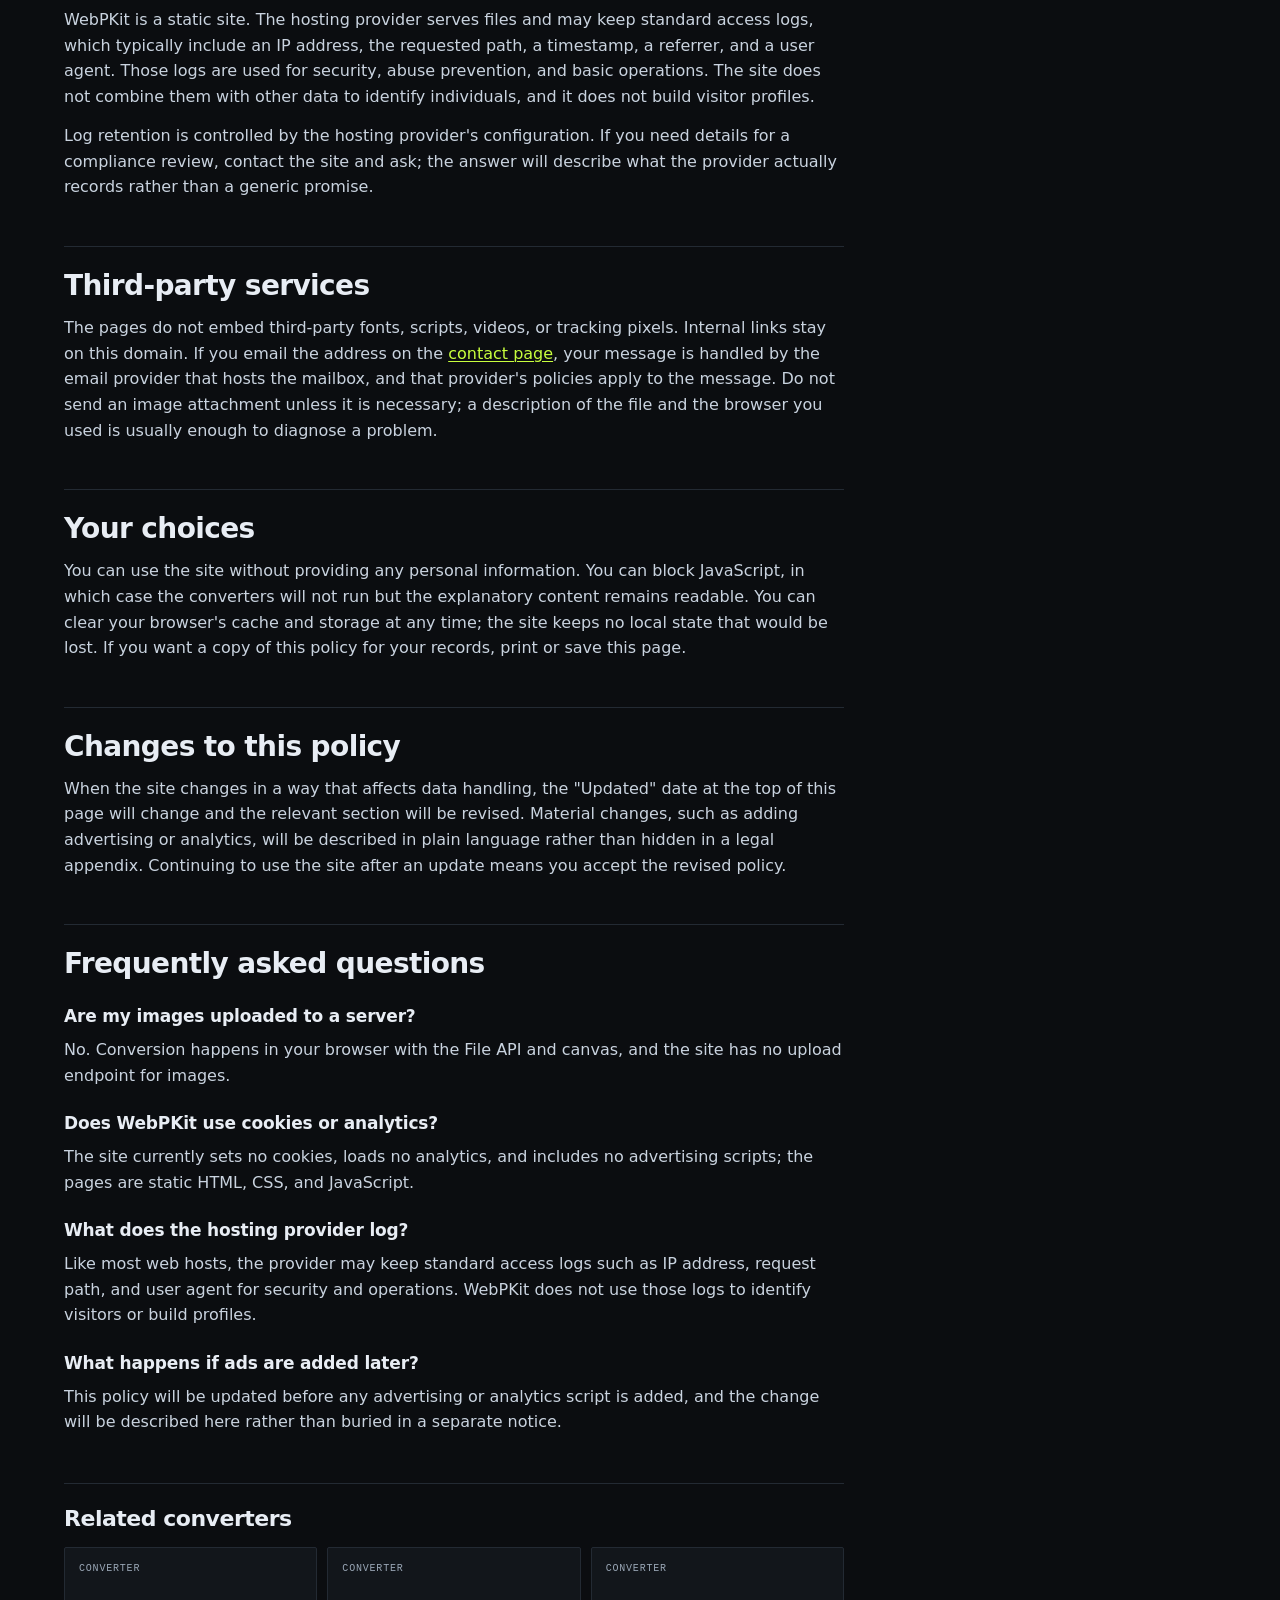
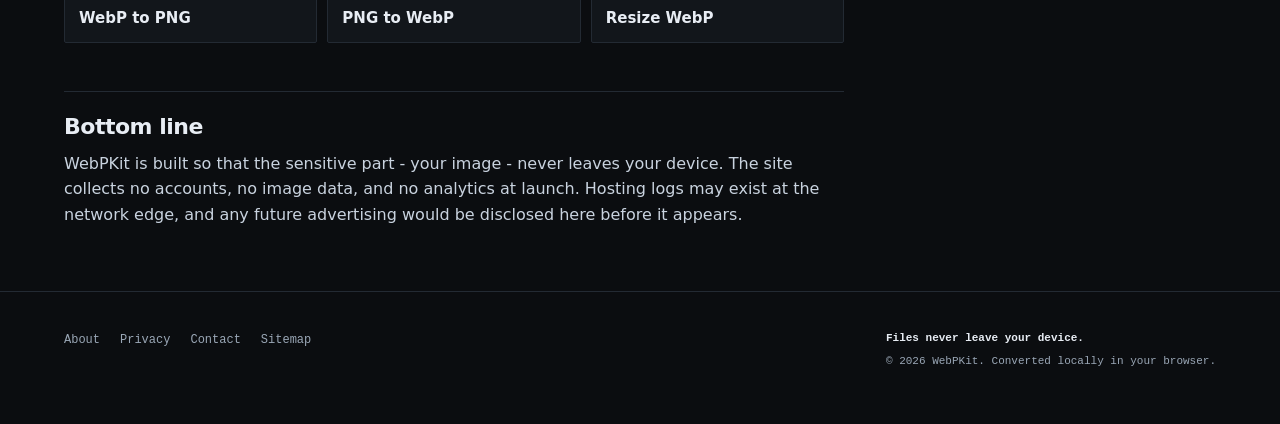
<file: privacy.html>
<!doctype html>
<html lang="en">
<head>
<meta charset="utf-8">
<meta name="viewport" content="width=device-width, initial-scale=1">
<title>Privacy Policy - WebPKit</title>
<meta name="description" content="WebPKit processes images on your device. This policy explains what the site does not collect, what hosting logs may exist, and how to ask questions.">
<link rel="canonical" href="https://webpkit.app/privacy">
<meta name="theme-color" content="#0b0d10">
<meta property="og:type" content="website">
<meta property="og:title" content="Privacy Policy - WebPKit">
<meta property="og:description" content="How WebPKit handles images and data: local processing, no uploads, no analytics at launch.">
<meta property="og:url" content="https://webpkit.app/privacy">
<link rel="stylesheet" href="assets/site.css?v=2">
<script type="application/ld+json">
{"@context":"https://schema.org","@type":"FAQPage","mainEntity":[{"@type":"Question","name":"Are my images uploaded to a server?","acceptedAnswer":{"@type":"Answer","text":"No. Conversion happens in your browser with the File API and canvas, and the site has no upload endpoint for images."}},{"@type":"Question","name":"Does WebPKit use cookies or analytics?","acceptedAnswer":{"@type":"Answer","text":"The site currently sets no cookies, loads no analytics, and includes no advertising scripts; the pages are static HTML, CSS, and JavaScript."}},{"@type":"Question","name":"What does the hosting provider log?","acceptedAnswer":{"@type":"Answer","text":"Like most web hosts, the provider may keep standard access logs such as IP address, request path, and user agent for security and operations. WebPKit does not use those logs to identify visitors or build profiles."}},{"@type":"Question","name":"What happens if ads are added later?","acceptedAnswer":{"@type":"Answer","text":"This policy will be updated before any advertising or analytics script is added, and the change will be described here rather than buried in a separate notice."}}]}
</script>
<!-- Google tag (gtag.js) -->
<script async src="https://www.googletagmanager.com/gtag/js?id=G-Z1QJ4BB7VF"></script>
<script>
window.dataLayer = window.dataLayer || [];
function gtag(){dataLayer.push(arguments);}
gtag('js', new Date());
gtag('config', 'G-Z1QJ4BB7VF', { anonymize_ip: true });
window.track = function (name, params) { try { gtag('event', name, params || {}); } catch (e) {} };
</script>
</head>
<body>
<a class="skip" href="#main">Skip to content</a>
<div class="topline" aria-hidden="true"></div>
<header class="site-header">
  <div class="wrap header-inner">
    <a class="logo" href="/" aria-label="WebPKit home">
      <span class="logo-mark" aria-hidden="true"></span>
      <span class="logo-text">WebP<span>Kit</span></span>
    </a>
    <nav class="nav" aria-label="Primary">
      <a href="/">Converter</a>
      <a href="/#formats">Formats</a>
      <a href="/privacy" aria-current="page">Privacy</a>
      <a href="/about">About</a>
    </nav>
  </div>
</header>

<main id="main">
  <div class="wrap">
    <nav class="crumbs" aria-label="Breadcrumb">
      <ol>
        <li><a href="/">Home</a></li>
        <li aria-current="page">Privacy</li>
      </ol>
    </nav>

    <section class="hero">
      <h1>Privacy policy: what WebPKit does and does not collect</h1>
      <p class="page-meta"><span>Updated 2026-11-17</span><span>By WebPKit</span><span>4 min read</span></p>
      <p class="lede">WebPKit converts images on your device. Images are not uploaded, stored, or transmitted by the site, and the pages currently load no analytics or advertising scripts. This policy describes that boundary, the small amount of data a web host may see, and how to ask a question about it.</p>
    </section>

    <article class="article">
      <h2>The short version</h2>
      <p>There is no account and no image storage. When you choose a file, the browser reads it from your disk, decodes it in memory, and encodes the result in the same tab. The site's JavaScript contains no upload code. The only data that can reach a server is the ordinary request for the page itself, which any web host receives. Every <a href="/">converter on the site</a> follows this pattern, and the <a href="/about">about page</a> describes the design constraints behind it.</p>

      <h2>Images and files</h2>
      <p>Images are handled with the browser's File API and an in-memory canvas. The site does not send them anywhere, does not read them in the background, and does not keep them after you close or reload the tab. The downloaded output is created by your browser from a local blob; it is not fetched from a server.</p>
      <p>Because processing is local, the site cannot see your image's content, dimensions, metadata, or filename. If you use the converter on a work machine, the file is subject to that machine's policies, not to this site's. The same is true of browser extensions, which can read page content independently of WebPKit.</p>
      <p>You can verify the behavior yourself: open the developer tools network panel, convert a file, and inspect the requests. No request body contains the image. Loading a page and then going offline still allows conversion of files already on your device.</p>

      <h2>Cookies, analytics and advertising</h2>
      <p>The site currently sets no cookies and loads no analytics, tag managers, heatmaps, or advertising scripts. There is no consent banner because there is nothing to consent to at this time. Pages are static HTML, one stylesheet, and one JavaScript file served from the same domain.</p>
      <p>If advertising or analytics is added later, this policy will be updated before the script ships. Advertising networks can set cookies and collect device information under their own policies; that would be disclosed here, along with the categories of data involved and any opt-out mechanism available. The same applies to affiliate links, which would be identified as such at the point of use.</p>

      <h2>Hosting and server logs</h2>
      <p>WebPKit is a static site. The hosting provider serves files and may keep standard access logs, which typically include an IP address, the requested path, a timestamp, a referrer, and a user agent. Those logs are used for security, abuse prevention, and basic operations. The site does not combine them with other data to identify individuals, and it does not build visitor profiles.</p>
      <p>Log retention is controlled by the hosting provider's configuration. If you need details for a compliance review, contact the site and ask; the answer will describe what the provider actually records rather than a generic promise.</p>

      <h2>Third-party services</h2>
      <p>The pages do not embed third-party fonts, scripts, videos, or tracking pixels. Internal links stay on this domain. If you email the address on the <a href="/contact">contact page</a>, your message is handled by the email provider that hosts the mailbox, and that provider's policies apply to the message. Do not send an image attachment unless it is necessary; a description of the file and the browser you used is usually enough to diagnose a problem.</p>

      <h2>Your choices</h2>
      <p>You can use the site without providing any personal information. You can block JavaScript, in which case the converters will not run but the explanatory content remains readable. You can clear your browser's cache and storage at any time; the site keeps no local state that would be lost. If you want a copy of this policy for your records, print or save this page.</p>

      <h2>Changes to this policy</h2>
      <p>When the site changes in a way that affects data handling, the "Updated" date at the top of this page will change and the relevant section will be revised. Material changes, such as adding advertising or analytics, will be described in plain language rather than hidden in a legal appendix. Continuing to use the site after an update means you accept the revised policy.</p>

      <h2>Frequently asked questions</h2>
      <h3>Are my images uploaded to a server?</h3>
      <p>No. Conversion happens in your browser with the File API and canvas, and the site has no upload endpoint for images.</p>
      <h3>Does WebPKit use cookies or analytics?</h3>
      <p>The site currently sets no cookies, loads no analytics, and includes no advertising scripts; the pages are static HTML, CSS, and JavaScript.</p>
      <h3>What does the hosting provider log?</h3>
      <p>Like most web hosts, the provider may keep standard access logs such as IP address, request path, and user agent for security and operations. WebPKit does not use those logs to identify visitors or build profiles.</p>
      <h3>What happens if ads are added later?</h3>
      <p>This policy will be updated before any advertising or analytics script is added, and the change will be described here rather than buried in a separate notice.</p>

      <section class="related" aria-labelledby="related-title">
        <h2 id="related-title">Related converters</h2>
        <div class="related-grid">
          <a href="/webp-to-png"><span class="r-label">Converter</span><span class="r-title">WebP to PNG</span></a>
          <a href="/png-to-webp"><span class="r-label">Converter</span><span class="r-title">PNG to WebP</span></a>
          <a href="/resize-webp"><span class="r-label">Converter</span><span class="r-title">Resize WebP</span></a>
        </div>
      </section>

      <section class="bottom" aria-labelledby="bottom-title">
        <h2 id="bottom-title">Bottom line</h2>
        <p>WebPKit is built so that the sensitive part - your image - never leaves your device. The site collects no accounts, no image data, and no analytics at launch. Hosting logs may exist at the network edge, and any future advertising would be disclosed here before it appears.</p>
      </section>
    </article>
  </div>
</main>

<footer class="site-footer">
  <div class="wrap footer-inner">
    <nav class="footer-nav" aria-label="Footer">
      <a href="/about">About</a>
      <a href="/privacy">Privacy</a>
      <a href="/contact">Contact</a>
      <a href="sitemap.xml">Sitemap</a>
    </nav>
    <p class="footer-meta">
      <strong>Files never leave your device.</strong>
      <span class="footer-line">© 2026 WebPKit. Converted locally in your browser.</span>
    </p>
  </div>
</footer>
<script src="assets/app.js?v=2" defer></script>
</body>
</html>
</file>
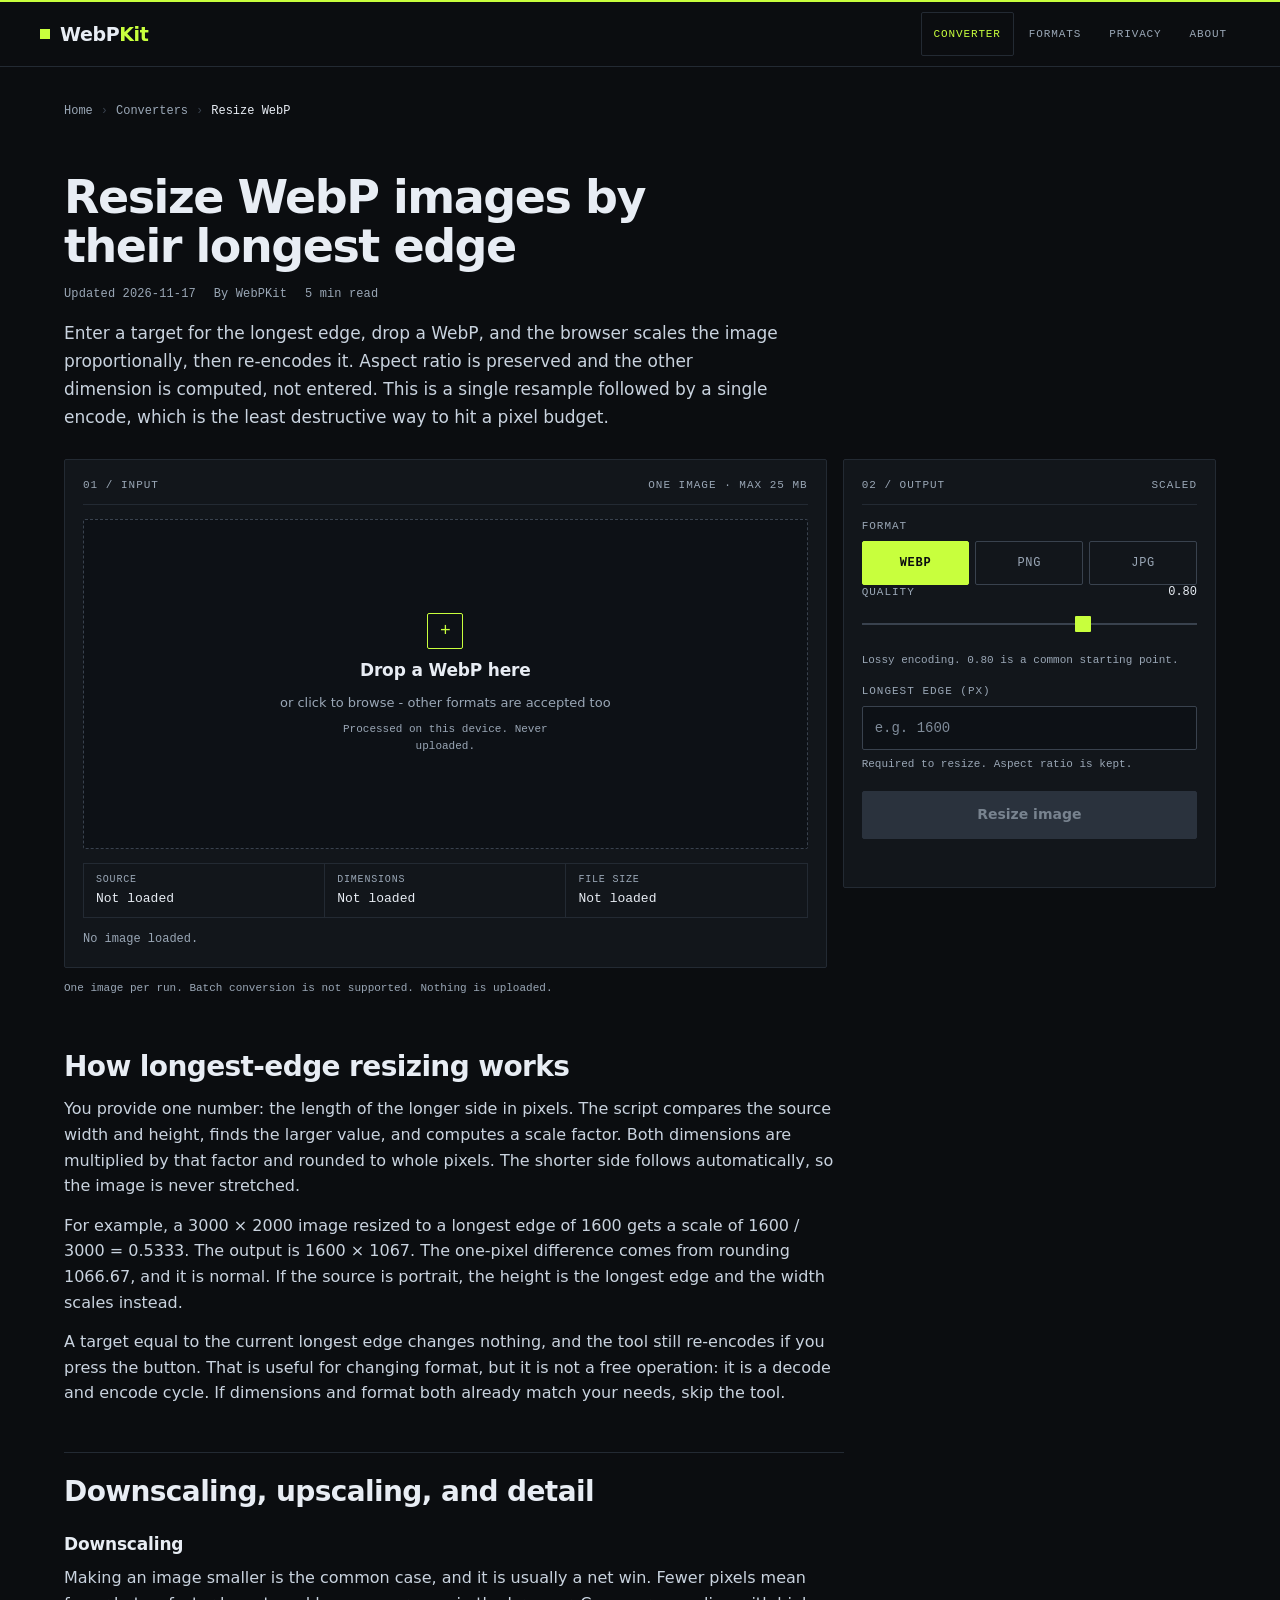
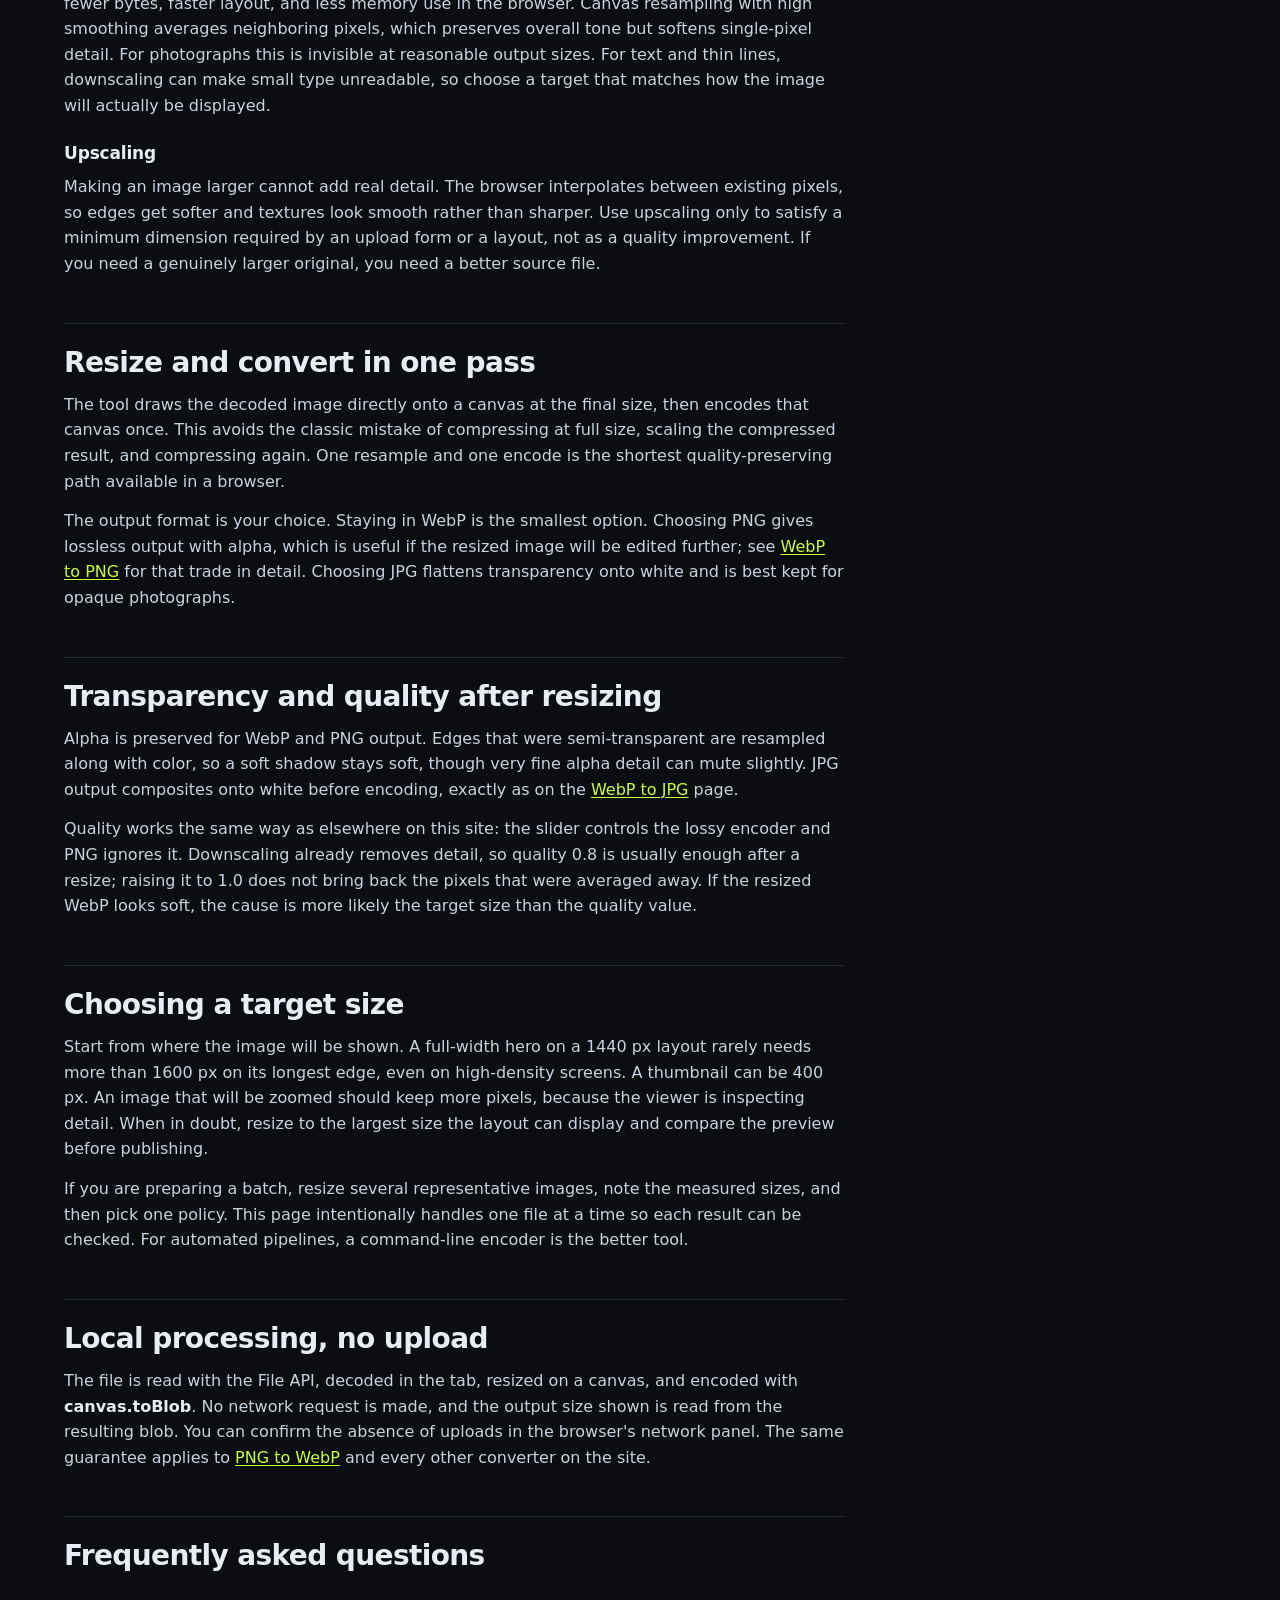
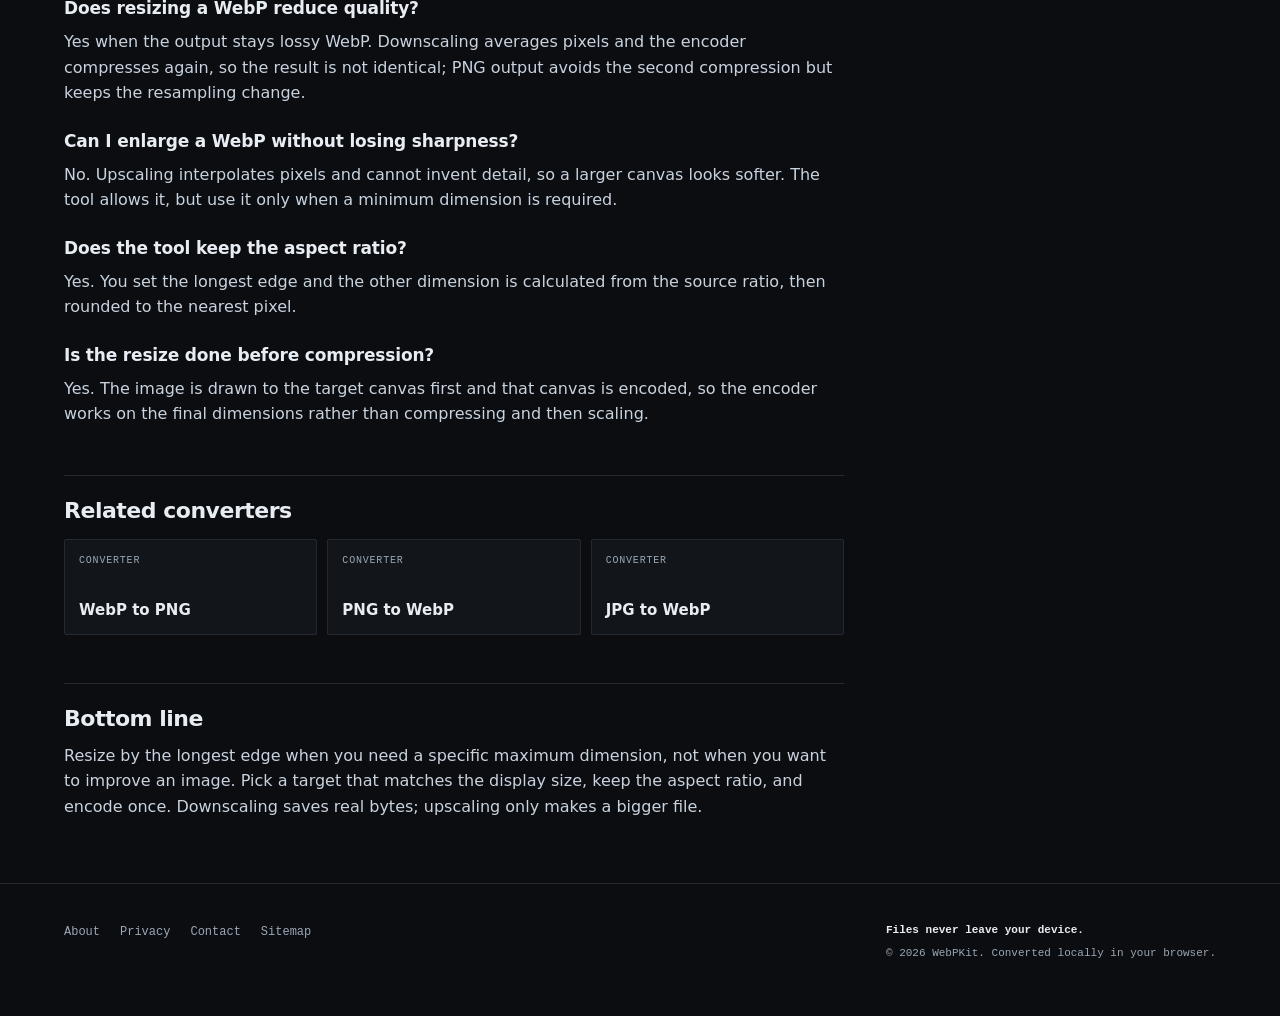
<file: resize-webp.html>
<!doctype html>
<html lang="en">
<head>
<meta charset="utf-8">
<meta name="viewport" content="width=device-width, initial-scale=1">
<title>Resize WebP Images - Longest Edge, No Upload</title>
<meta name="description" content="Resize a WebP by its longest edge while keeping the aspect ratio, then save as WebP, PNG or JPG. Everything runs in your browser.">
<link rel="canonical" href="https://webpkit.app/resize-webp">
<meta name="theme-color" content="#0b0d10">
<meta property="og:type" content="website">
<meta property="og:title" content="Resize WebP Images - Longest Edge, No Upload">
<meta property="og:description" content="Scale a WebP by its longest edge in the browser. Aspect ratio kept, output format selectable.">
<meta property="og:url" content="https://webpkit.app/resize-webp">
<link rel="stylesheet" href="assets/site.css?v=2">
<script type="application/ld+json">
{"@context":"https://schema.org","@type":"FAQPage","mainEntity":[{"@type":"Question","name":"Does resizing a WebP reduce quality?","acceptedAnswer":{"@type":"Answer","text":"Yes when the output stays lossy WebP. Downscaling averages pixels and the encoder compresses again, so the result is not identical; PNG output avoids the second compression but keeps the resampling change."}},{"@type":"Question","name":"Can I enlarge a WebP without losing sharpness?","acceptedAnswer":{"@type":"Answer","text":"No. Upscaling interpolates pixels and cannot invent detail, so a larger canvas looks softer. The tool allows it, but use it only when a minimum dimension is required."}},{"@type":"Question","name":"Does the tool keep the aspect ratio?","acceptedAnswer":{"@type":"Answer","text":"Yes. You set the longest edge and the other dimension is calculated from the source ratio, then rounded to the nearest pixel."}},{"@type":"Question","name":"Is the resize done before compression?","acceptedAnswer":{"@type":"Answer","text":"Yes. The image is drawn to the target canvas first and that canvas is encoded, so the encoder works on the final dimensions rather than compressing and then scaling."}}]}
</script>
<!-- Google tag (gtag.js) -->
<script async src="https://www.googletagmanager.com/gtag/js?id=G-Z1QJ4BB7VF"></script>
<script>
window.dataLayer = window.dataLayer || [];
function gtag(){dataLayer.push(arguments);}
gtag('js', new Date());
gtag('config', 'G-Z1QJ4BB7VF', { anonymize_ip: true });
window.track = function (name, params) { try { gtag('event', name, params || {}); } catch (e) {} };
</script>
</head>
<body>
<a class="skip" href="#main">Skip to content</a>
<div class="topline" aria-hidden="true"></div>
<header class="site-header">
  <div class="wrap header-inner">
    <a class="logo" href="/" aria-label="WebPKit home">
      <span class="logo-mark" aria-hidden="true"></span>
      <span class="logo-text">WebP<span>Kit</span></span>
    </a>
    <nav class="nav" aria-label="Primary">
      <a href="/" aria-current="page">Converter</a>
      <a href="/#formats">Formats</a>
      <a href="/privacy">Privacy</a>
      <a href="/about">About</a>
    </nav>
  </div>
</header>

<main id="main">
  <div class="wrap">
    <nav class="crumbs" aria-label="Breadcrumb">
      <ol>
        <li><a href="/">Home</a></li>
        <li>Converters</li>
        <li aria-current="page">Resize WebP</li>
      </ol>
    </nav>

    <section class="hero">
      <h1>Resize WebP images by their longest edge</h1>
      <p class="page-meta"><span>Updated 2026-11-17</span><span>By WebPKit</span><span>5 min read</span></p>
      <p class="lede">Enter a target for the longest edge, drop a WebP, and the browser scales the image proportionally, then re-encodes it. Aspect ratio is preserved and the other dimension is computed, not entered. This is a single resample followed by a single encode, which is the least destructive way to hit a pixel budget.</p>
    </section>

    <section class="workbench" aria-label="WebP resizer">
      <div class="grid" id="converter" data-output="webp">
        <div class="col-8">
          <div class="panel">
            <div class="panel-head">
              <span class="label">01 / Input</span>
              <span class="label">One image · max 25 MB</span>
            </div>
            <input class="sr-only" type="file" id="file" accept="image/*" tabindex="-1">
            <label class="dropzone" id="dropzone" for="file" tabindex="0" role="button" aria-describedby="drop-help">
              <span class="drop-icon" aria-hidden="true">+</span>
              <span class="drop-title">Drop a WebP here</span>
              <span class="drop-sub">or click to browse - other formats are accepted too</span>
              <span class="drop-note" id="drop-help">Processed on this device. Never uploaded.</span>
            </label>
            <dl class="filemeta" id="filemeta" hidden>
              <div><dt>Source</dt><dd id="meta-format">Not loaded</dd></div>
              <div><dt>Dimensions</dt><dd id="meta-dims">Not loaded</dd></div>
              <div><dt>File size</dt><dd id="meta-size">Not loaded</dd></div>
            </dl>
            <p class="status" id="status" role="status" aria-live="polite">No image loaded.</p>
            <noscript><p class="status is-error">This converter needs JavaScript. The rest of the page still works without it.</p></noscript>
          </div>
        </div>
        <div class="col-4">
          <div class="panel">
            <div class="panel-head">
              <span class="label">02 / Output</span>
              <span class="label">Scaled</span>
            </div>
            <fieldset class="field">
              <legend class="label">Format</legend>
              <div class="seg">
                <input type="radio" id="fmt-webp" name="format" value="webp" checked>
                <label for="fmt-webp">WebP</label>
                <input type="radio" id="fmt-png" name="format" value="png">
                <label for="fmt-png">PNG</label>
                <input type="radio" id="fmt-jpg" name="format" value="jpg">
                <label for="fmt-jpg">JPG</label>
              </div>
            </fieldset>
            <div class="field">
              <div class="field-row">
                <label class="label" for="quality">Quality</label>
                <output class="output-val" id="quality-out" for="quality">0.80</output>
              </div>
              <input type="range" id="quality" min="0.4" max="1" step="0.05" value="0.8">
              <p class="hint" id="quality-hint">Lossy encoding. 0.80 is a common starting point.</p>
            </div>
            <div class="field">
              <label class="label" for="maxedge">Longest edge (px)</label>
              <input type="number" id="maxedge" min="16" max="12000" step="1" inputmode="numeric" placeholder="e.g. 1600">
              <p class="hint">Required to resize. Aspect ratio is kept.</p>
            </div>
            <button class="btn" id="convert" type="button" disabled>Resize image</button>
            <div class="result" id="result" hidden>
              <div class="result-preview"><img id="preview" alt="Preview of the resized image"></div>
              <dl class="stats">
                <div><dt>Output</dt><dd id="out-format">Not loaded</dd></div>
                <div><dt>Dimensions</dt><dd id="out-dims">Not loaded</dd></div>
                <div><dt>Size</dt><dd id="out-size">Not loaded</dd></div>
                <div><dt>vs original</dt><dd id="out-delta">Not loaded</dd></div>
              </dl>
              <a class="btn btn-download" id="download" download>Download image</a>
            </div>
            <p class="status" id="result-status" role="status" aria-live="polite"></p>
          </div>
        </div>
      </div>
      <p class="tool-note">One image per run. Batch conversion is not supported. Nothing is uploaded.</p>
    </section>

    <article class="article">
      <h2>How longest-edge resizing works</h2>
      <p>You provide one number: the length of the longer side in pixels. The script compares the source width and height, finds the larger value, and computes a scale factor. Both dimensions are multiplied by that factor and rounded to whole pixels. The shorter side follows automatically, so the image is never stretched.</p>
      <p>For example, a 3000 × 2000 image resized to a longest edge of 1600 gets a scale of 1600 / 3000 = 0.5333. The output is 1600 × 1067. The one-pixel difference comes from rounding 1066.67, and it is normal. If the source is portrait, the height is the longest edge and the width scales instead.</p>
      <p>A target equal to the current longest edge changes nothing, and the tool still re-encodes if you press the button. That is useful for changing format, but it is not a free operation: it is a decode and encode cycle. If dimensions and format both already match your needs, skip the tool.</p>

      <h2>Downscaling, upscaling, and detail</h2>
      <h3>Downscaling</h3>
      <p>Making an image smaller is the common case, and it is usually a net win. Fewer pixels mean fewer bytes, faster layout, and less memory use in the browser. Canvas resampling with high smoothing averages neighboring pixels, which preserves overall tone but softens single-pixel detail. For photographs this is invisible at reasonable output sizes. For text and thin lines, downscaling can make small type unreadable, so choose a target that matches how the image will actually be displayed.</p>
      <h3>Upscaling</h3>
      <p>Making an image larger cannot add real detail. The browser interpolates between existing pixels, so edges get softer and textures look smooth rather than sharper. Use upscaling only to satisfy a minimum dimension required by an upload form or a layout, not as a quality improvement. If you need a genuinely larger original, you need a better source file.</p>

      <h2>Resize and convert in one pass</h2>
      <p>The tool draws the decoded image directly onto a canvas at the final size, then encodes that canvas once. This avoids the classic mistake of compressing at full size, scaling the compressed result, and compressing again. One resample and one encode is the shortest quality-preserving path available in a browser.</p>
      <p>The output format is your choice. Staying in WebP is the smallest option. Choosing PNG gives lossless output with alpha, which is useful if the resized image will be edited further; see <a href="/webp-to-png">WebP to PNG</a> for that trade in detail. Choosing JPG flattens transparency onto white and is best kept for opaque photographs.</p>

      <h2>Transparency and quality after resizing</h2>
      <p>Alpha is preserved for WebP and PNG output. Edges that were semi-transparent are resampled along with color, so a soft shadow stays soft, though very fine alpha detail can mute slightly. JPG output composites onto white before encoding, exactly as on the <a href="/webp-to-jpg">WebP to JPG</a> page.</p>
      <p>Quality works the same way as elsewhere on this site: the slider controls the lossy encoder and PNG ignores it. Downscaling already removes detail, so quality 0.8 is usually enough after a resize; raising it to 1.0 does not bring back the pixels that were averaged away. If the resized WebP looks soft, the cause is more likely the target size than the quality value.</p>

      <h2>Choosing a target size</h2>
      <p>Start from where the image will be shown. A full-width hero on a 1440 px layout rarely needs more than 1600 px on its longest edge, even on high-density screens. A thumbnail can be 400 px. An image that will be zoomed should keep more pixels, because the viewer is inspecting detail. When in doubt, resize to the largest size the layout can display and compare the preview before publishing.</p>
      <p>If you are preparing a batch, resize several representative images, note the measured sizes, and then pick one policy. This page intentionally handles one file at a time so each result can be checked. For automated pipelines, a command-line encoder is the better tool.</p>

      <h2>Local processing, no upload</h2>
      <p>The file is read with the File API, decoded in the tab, resized on a canvas, and encoded with <strong>canvas.toBlob</strong>. No network request is made, and the output size shown is read from the resulting blob. You can confirm the absence of uploads in the browser's network panel. The same guarantee applies to <a href="/png-to-webp">PNG to WebP</a> and every other converter on the site.</p>

      <h2>Frequently asked questions</h2>
      <h3>Does resizing a WebP reduce quality?</h3>
      <p>Yes when the output stays lossy WebP. Downscaling averages pixels and the encoder compresses again, so the result is not identical; PNG output avoids the second compression but keeps the resampling change.</p>
      <h3>Can I enlarge a WebP without losing sharpness?</h3>
      <p>No. Upscaling interpolates pixels and cannot invent detail, so a larger canvas looks softer. The tool allows it, but use it only when a minimum dimension is required.</p>
      <h3>Does the tool keep the aspect ratio?</h3>
      <p>Yes. You set the longest edge and the other dimension is calculated from the source ratio, then rounded to the nearest pixel.</p>
      <h3>Is the resize done before compression?</h3>
      <p>Yes. The image is drawn to the target canvas first and that canvas is encoded, so the encoder works on the final dimensions rather than compressing and then scaling.</p>

      <section class="related" aria-labelledby="related-title">
        <h2 id="related-title">Related converters</h2>
        <div class="related-grid">
          <a href="/webp-to-png"><span class="r-label">Converter</span><span class="r-title">WebP to PNG</span></a>
          <a href="/png-to-webp"><span class="r-label">Converter</span><span class="r-title">PNG to WebP</span></a>
          <a href="/jpg-to-webp"><span class="r-label">Converter</span><span class="r-title">JPG to WebP</span></a>
        </div>
      </section>

      <section class="bottom" aria-labelledby="bottom-title">
        <h2 id="bottom-title">Bottom line</h2>
        <p>Resize by the longest edge when you need a specific maximum dimension, not when you want to improve an image. Pick a target that matches the display size, keep the aspect ratio, and encode once. Downscaling saves real bytes; upscaling only makes a bigger file.</p>
      </section>
    </article>
  </div>
</main>

<footer class="site-footer">
  <div class="wrap footer-inner">
    <nav class="footer-nav" aria-label="Footer">
      <a href="/about">About</a>
      <a href="/privacy">Privacy</a>
      <a href="/contact">Contact</a>
      <a href="sitemap.xml">Sitemap</a>
    </nav>
    <p class="footer-meta">
      <strong>Files never leave your device.</strong>
      <span class="footer-line">© 2026 WebPKit. Converted locally in your browser.</span>
    </p>
  </div>
</footer>
<script src="assets/app.js?v=2" defer></script>
</body>
</html>
</file>
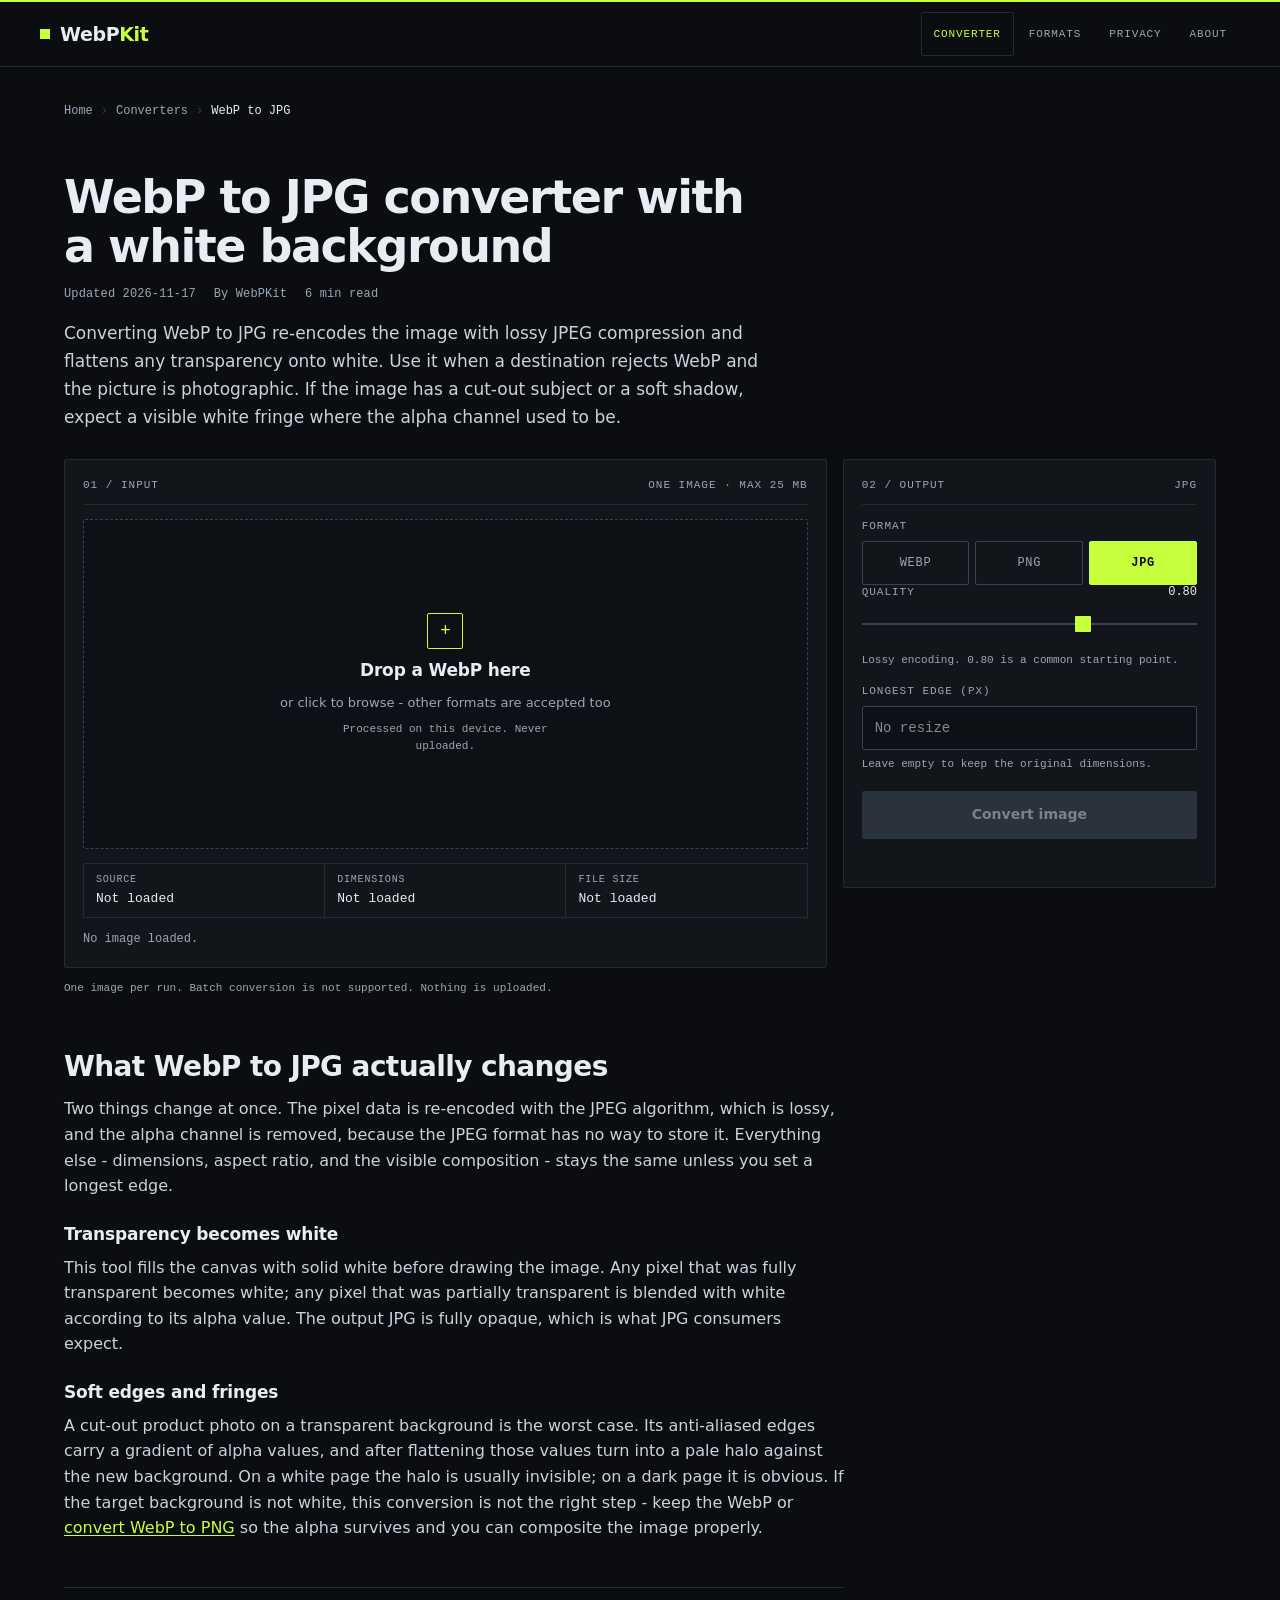
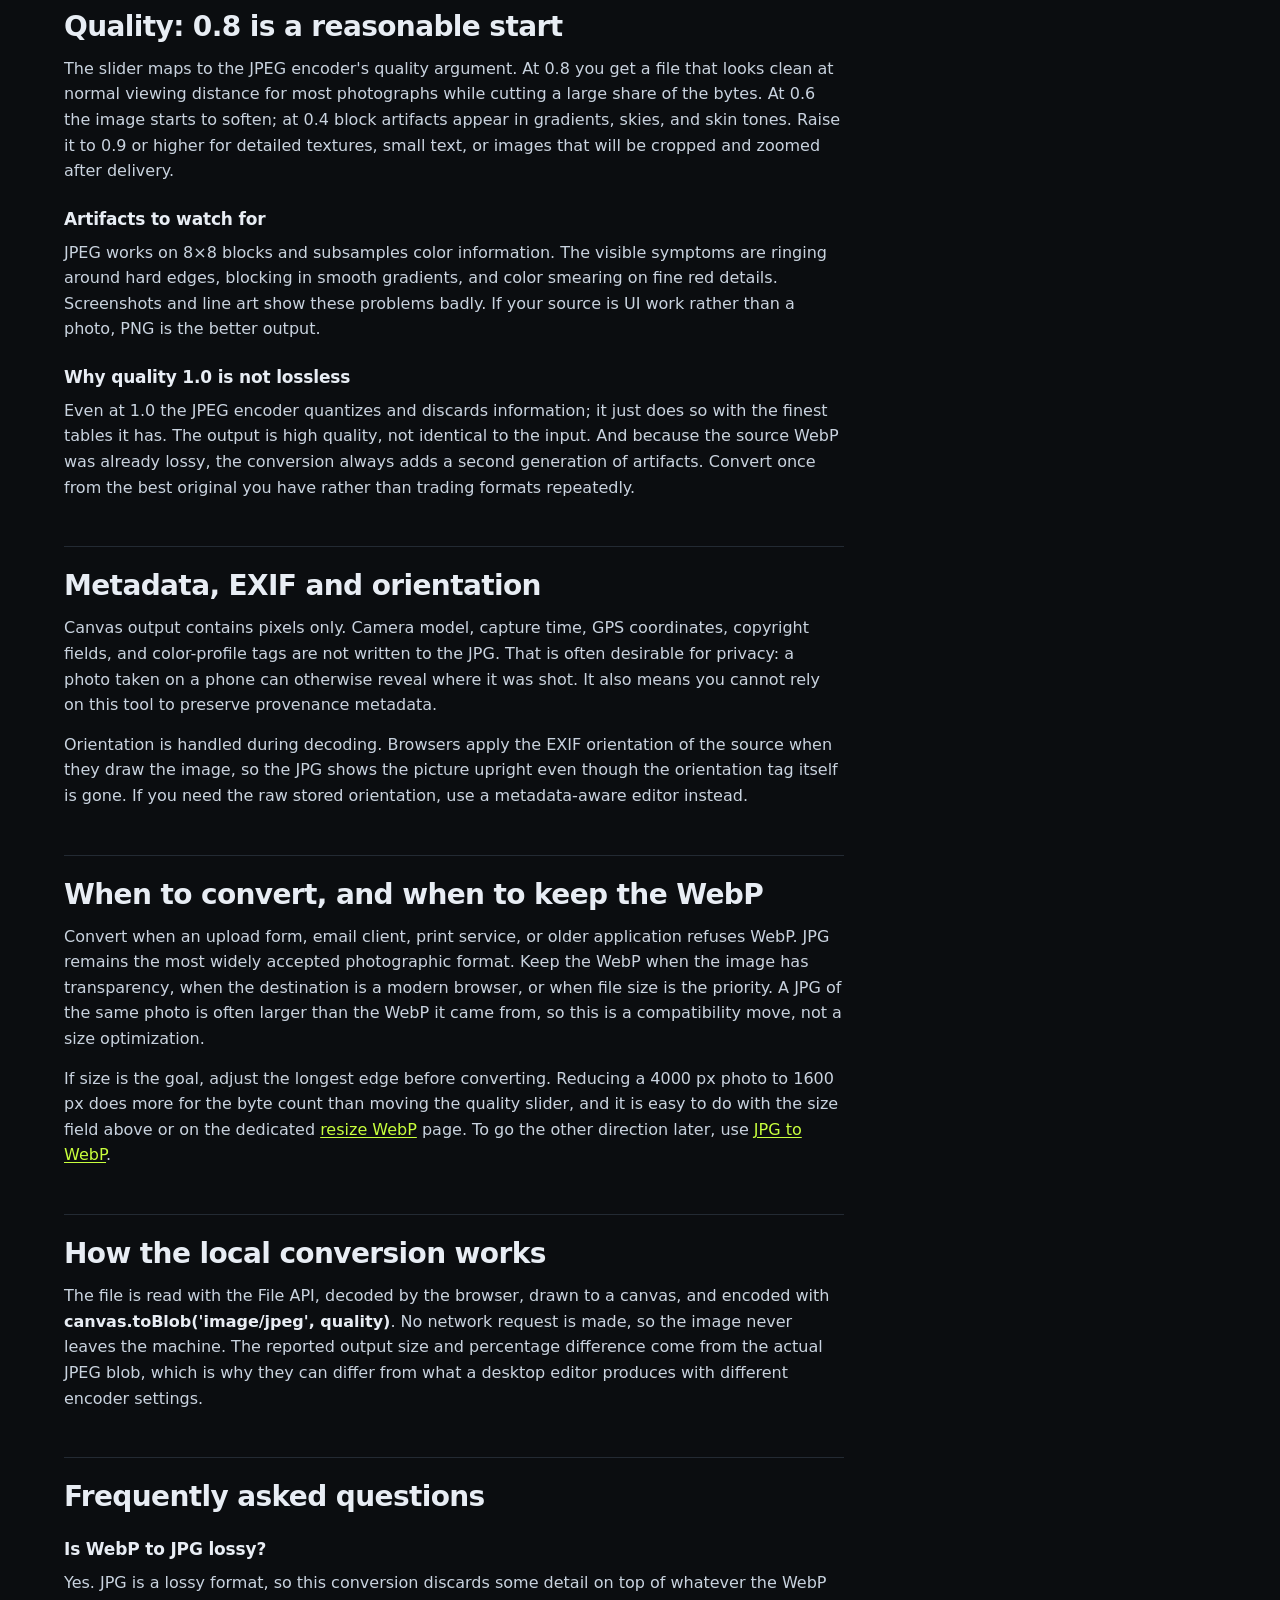
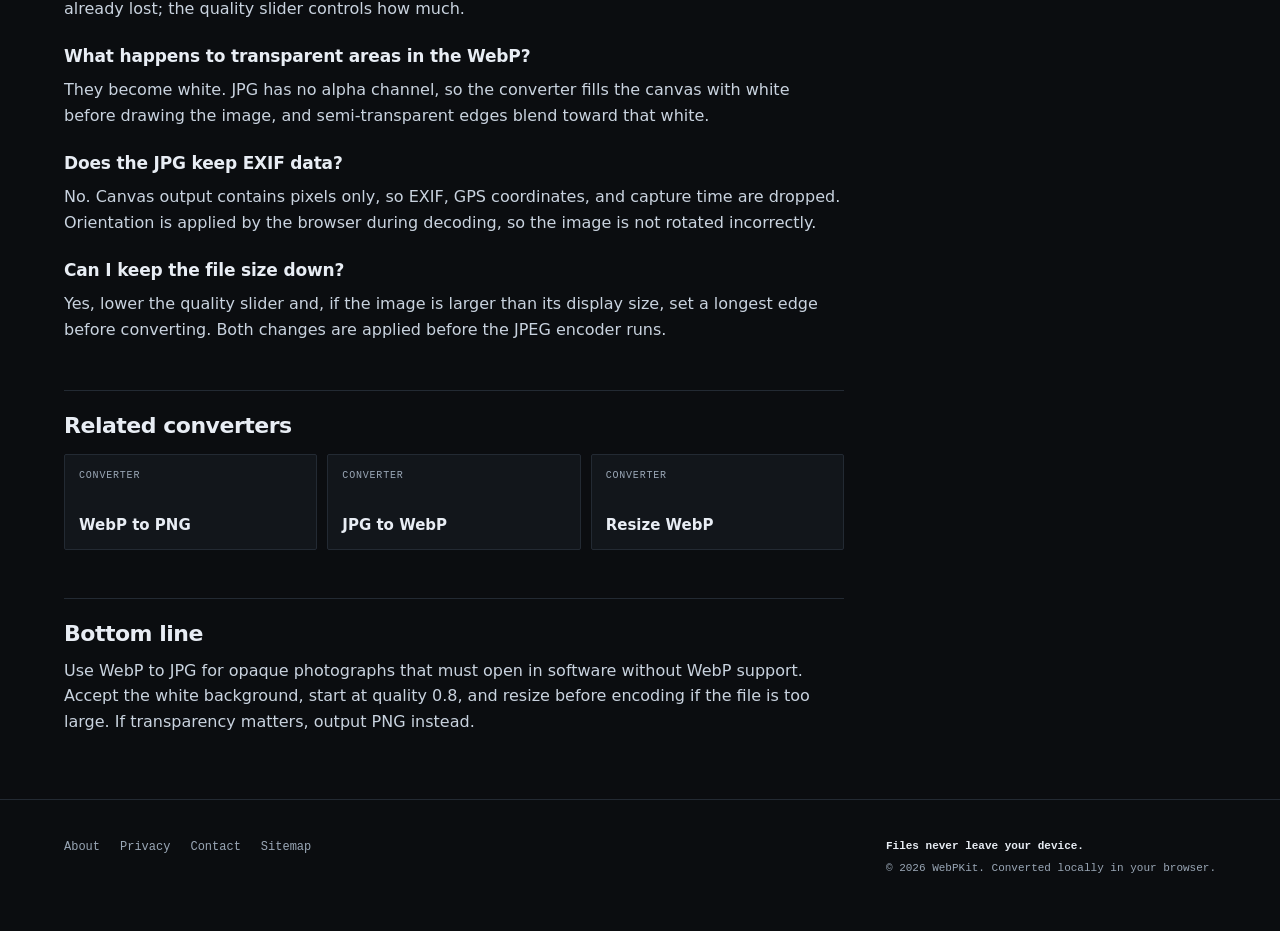
<file: webp-to-jpg.html>
<!doctype html>
<html lang="en">
<head>
<meta charset="utf-8">
<meta name="viewport" content="width=device-width, initial-scale=1">
<title>WebP to JPG Converter - Local, White Background</title>
<meta name="description" content="Convert WebP to JPG without uploading. Transparency is flattened onto white, quality is adjustable, and the output size is measured locally.">
<link rel="canonical" href="https://webpkit.app/webp-to-jpg">
<meta name="theme-color" content="#0b0d10">
<meta property="og:type" content="website">
<meta property="og:title" content="WebP to JPG Converter - Local, White Background">
<meta property="og:description" content="Convert WebP to JPG in your browser. Alpha becomes white, EXIF is dropped, nothing is uploaded.">
<meta property="og:url" content="https://webpkit.app/webp-to-jpg">
<link rel="stylesheet" href="assets/site.css?v=2">
<script type="application/ld+json">
{"@context":"https://schema.org","@type":"FAQPage","mainEntity":[{"@type":"Question","name":"Is WebP to JPG lossy?","acceptedAnswer":{"@type":"Answer","text":"Yes. JPG is a lossy format, so this conversion discards some detail on top of whatever the WebP already lost; the quality slider controls how much."}},{"@type":"Question","name":"What happens to transparent areas in the WebP?","acceptedAnswer":{"@type":"Answer","text":"They become white. JPG has no alpha channel, so the converter fills the canvas with white before drawing the image, and semi-transparent edges blend toward that white."}},{"@type":"Question","name":"Does the JPG keep EXIF data?","acceptedAnswer":{"@type":"Answer","text":"No. Canvas output contains pixels only, so EXIF, GPS coordinates, and capture time are dropped. Orientation is applied by the browser during decoding, so the image is not rotated incorrectly."}},{"@type":"Question","name":"Can I keep the file size down?","acceptedAnswer":{"@type":"Answer","text":"Yes, lower the quality slider and, if the image is larger than its display size, set a longest edge before converting. Both changes are applied before the JPEG encoder runs."}}]}
</script>
<!-- Google tag (gtag.js) -->
<script async src="https://www.googletagmanager.com/gtag/js?id=G-Z1QJ4BB7VF"></script>
<script>
window.dataLayer = window.dataLayer || [];
function gtag(){dataLayer.push(arguments);}
gtag('js', new Date());
gtag('config', 'G-Z1QJ4BB7VF', { anonymize_ip: true });
window.track = function (name, params) { try { gtag('event', name, params || {}); } catch (e) {} };
</script>
</head>
<body>
<a class="skip" href="#main">Skip to content</a>
<div class="topline" aria-hidden="true"></div>
<header class="site-header">
  <div class="wrap header-inner">
    <a class="logo" href="/" aria-label="WebPKit home">
      <span class="logo-mark" aria-hidden="true"></span>
      <span class="logo-text">WebP<span>Kit</span></span>
    </a>
    <nav class="nav" aria-label="Primary">
      <a href="/" aria-current="page">Converter</a>
      <a href="/#formats">Formats</a>
      <a href="/privacy">Privacy</a>
      <a href="/about">About</a>
    </nav>
  </div>
</header>

<main id="main">
  <div class="wrap">
    <nav class="crumbs" aria-label="Breadcrumb">
      <ol>
        <li><a href="/">Home</a></li>
        <li>Converters</li>
        <li aria-current="page">WebP to JPG</li>
      </ol>
    </nav>

    <section class="hero">
      <h1>WebP to JPG converter with a white background</h1>
      <p class="page-meta"><span>Updated 2026-11-17</span><span>By WebPKit</span><span>6 min read</span></p>
      <p class="lede">Converting WebP to JPG re-encodes the image with lossy JPEG compression and flattens any transparency onto white. Use it when a destination rejects WebP and the picture is photographic. If the image has a cut-out subject or a soft shadow, expect a visible white fringe where the alpha channel used to be.</p>
    </section>

    <section class="workbench" aria-label="WebP to JPG converter">
      <div class="grid" id="converter" data-output="jpg">
        <div class="col-8">
          <div class="panel">
            <div class="panel-head">
              <span class="label">01 / Input</span>
              <span class="label">One image · max 25 MB</span>
            </div>
            <input class="sr-only" type="file" id="file" accept="image/*" tabindex="-1">
            <label class="dropzone" id="dropzone" for="file" tabindex="0" role="button" aria-describedby="drop-help">
              <span class="drop-icon" aria-hidden="true">+</span>
              <span class="drop-title">Drop a WebP here</span>
              <span class="drop-sub">or click to browse - other formats are accepted too</span>
              <span class="drop-note" id="drop-help">Processed on this device. Never uploaded.</span>
            </label>
            <dl class="filemeta" id="filemeta" hidden>
              <div><dt>Source</dt><dd id="meta-format">Not loaded</dd></div>
              <div><dt>Dimensions</dt><dd id="meta-dims">Not loaded</dd></div>
              <div><dt>File size</dt><dd id="meta-size">Not loaded</dd></div>
            </dl>
            <p class="status" id="status" role="status" aria-live="polite">No image loaded.</p>
            <noscript><p class="status is-error">This converter needs JavaScript. The rest of the page still works without it.</p></noscript>
          </div>
        </div>
        <div class="col-4">
          <div class="panel">
            <div class="panel-head">
              <span class="label">02 / Output</span>
              <span class="label">JPG</span>
            </div>
            <fieldset class="field">
              <legend class="label">Format</legend>
              <div class="seg">
                <input type="radio" id="fmt-webp" name="format" value="webp">
                <label for="fmt-webp">WebP</label>
                <input type="radio" id="fmt-png" name="format" value="png">
                <label for="fmt-png">PNG</label>
                <input type="radio" id="fmt-jpg" name="format" value="jpg" checked>
                <label for="fmt-jpg">JPG</label>
              </div>
            </fieldset>
            <div class="field">
              <div class="field-row">
                <label class="label" for="quality">Quality</label>
                <output class="output-val" id="quality-out" for="quality">0.80</output>
              </div>
              <input type="range" id="quality" min="0.4" max="1" step="0.05" value="0.8">
              <p class="hint" id="quality-hint">Lossy encoding. 0.80 is a common starting point.</p>
            </div>
            <div class="field">
              <label class="label" for="maxedge">Longest edge (px)</label>
              <input type="number" id="maxedge" min="16" max="12000" step="1" inputmode="numeric" placeholder="No resize">
              <p class="hint">Leave empty to keep the original dimensions.</p>
            </div>
            <button class="btn" id="convert" type="button" disabled>Convert image</button>
            <div class="result" id="result" hidden>
              <div class="result-preview"><img id="preview" alt="Preview of the converted JPG"></div>
              <dl class="stats">
                <div><dt>Output</dt><dd id="out-format">Not loaded</dd></div>
                <div><dt>Dimensions</dt><dd id="out-dims">Not loaded</dd></div>
                <div><dt>Size</dt><dd id="out-size">Not loaded</dd></div>
                <div><dt>vs original</dt><dd id="out-delta">Not loaded</dd></div>
              </dl>
              <a class="btn btn-download" id="download" download>Download JPG</a>
            </div>
            <p class="status" id="result-status" role="status" aria-live="polite"></p>
          </div>
        </div>
      </div>
      <p class="tool-note">One image per run. Batch conversion is not supported. Nothing is uploaded.</p>
    </section>

    <article class="article">
      <h2>What WebP to JPG actually changes</h2>
      <p>Two things change at once. The pixel data is re-encoded with the JPEG algorithm, which is lossy, and the alpha channel is removed, because the JPEG format has no way to store it. Everything else - dimensions, aspect ratio, and the visible composition - stays the same unless you set a longest edge.</p>

      <h3>Transparency becomes white</h3>
      <p>This tool fills the canvas with solid white before drawing the image. Any pixel that was fully transparent becomes white; any pixel that was partially transparent is blended with white according to its alpha value. The output JPG is fully opaque, which is what JPG consumers expect.</p>

      <h3>Soft edges and fringes</h3>
      <p>A cut-out product photo on a transparent background is the worst case. Its anti-aliased edges carry a gradient of alpha values, and after flattening those values turn into a pale halo against the new background. On a white page the halo is usually invisible; on a dark page it is obvious. If the target background is not white, this conversion is not the right step - keep the WebP or <a href="/webp-to-png">convert WebP to PNG</a> so the alpha survives and you can composite the image properly.</p>

      <h2>Quality: 0.8 is a reasonable start</h2>
      <p>The slider maps to the JPEG encoder's quality argument. At 0.8 you get a file that looks clean at normal viewing distance for most photographs while cutting a large share of the bytes. At 0.6 the image starts to soften; at 0.4 block artifacts appear in gradients, skies, and skin tones. Raise it to 0.9 or higher for detailed textures, small text, or images that will be cropped and zoomed after delivery.</p>

      <h3>Artifacts to watch for</h3>
      <p>JPEG works on 8×8 blocks and subsamples color information. The visible symptoms are ringing around hard edges, blocking in smooth gradients, and color smearing on fine red details. Screenshots and line art show these problems badly. If your source is UI work rather than a photo, PNG is the better output.</p>

      <h3>Why quality 1.0 is not lossless</h3>
      <p>Even at 1.0 the JPEG encoder quantizes and discards information; it just does so with the finest tables it has. The output is high quality, not identical to the input. And because the source WebP was already lossy, the conversion always adds a second generation of artifacts. Convert once from the best original you have rather than trading formats repeatedly.</p>

      <h2>Metadata, EXIF and orientation</h2>
      <p>Canvas output contains pixels only. Camera model, capture time, GPS coordinates, copyright fields, and color-profile tags are not written to the JPG. That is often desirable for privacy: a photo taken on a phone can otherwise reveal where it was shot. It also means you cannot rely on this tool to preserve provenance metadata.</p>
      <p>Orientation is handled during decoding. Browsers apply the EXIF orientation of the source when they draw the image, so the JPG shows the picture upright even though the orientation tag itself is gone. If you need the raw stored orientation, use a metadata-aware editor instead.</p>

      <h2>When to convert, and when to keep the WebP</h2>
      <p>Convert when an upload form, email client, print service, or older application refuses WebP. JPG remains the most widely accepted photographic format. Keep the WebP when the image has transparency, when the destination is a modern browser, or when file size is the priority. A JPG of the same photo is often larger than the WebP it came from, so this is a compatibility move, not a size optimization.</p>
      <p>If size is the goal, adjust the longest edge before converting. Reducing a 4000 px photo to 1600 px does more for the byte count than moving the quality slider, and it is easy to do with the size field above or on the dedicated <a href="/resize-webp">resize WebP</a> page. To go the other direction later, use <a href="/jpg-to-webp">JPG to WebP</a>.</p>

      <h2>How the local conversion works</h2>
      <p>The file is read with the File API, decoded by the browser, drawn to a canvas, and encoded with <strong>canvas.toBlob('image/jpeg', quality)</strong>. No network request is made, so the image never leaves the machine. The reported output size and percentage difference come from the actual JPEG blob, which is why they can differ from what a desktop editor produces with different encoder settings.</p>

      <h2>Frequently asked questions</h2>
      <h3>Is WebP to JPG lossy?</h3>
      <p>Yes. JPG is a lossy format, so this conversion discards some detail on top of whatever the WebP already lost; the quality slider controls how much.</p>
      <h3>What happens to transparent areas in the WebP?</h3>
      <p>They become white. JPG has no alpha channel, so the converter fills the canvas with white before drawing the image, and semi-transparent edges blend toward that white.</p>
      <h3>Does the JPG keep EXIF data?</h3>
      <p>No. Canvas output contains pixels only, so EXIF, GPS coordinates, and capture time are dropped. Orientation is applied by the browser during decoding, so the image is not rotated incorrectly.</p>
      <h3>Can I keep the file size down?</h3>
      <p>Yes, lower the quality slider and, if the image is larger than its display size, set a longest edge before converting. Both changes are applied before the JPEG encoder runs.</p>

      <section class="related" aria-labelledby="related-title">
        <h2 id="related-title">Related converters</h2>
        <div class="related-grid">
          <a href="/webp-to-png"><span class="r-label">Converter</span><span class="r-title">WebP to PNG</span></a>
          <a href="/jpg-to-webp"><span class="r-label">Converter</span><span class="r-title">JPG to WebP</span></a>
          <a href="/resize-webp"><span class="r-label">Converter</span><span class="r-title">Resize WebP</span></a>
        </div>
      </section>

      <section class="bottom" aria-labelledby="bottom-title">
        <h2 id="bottom-title">Bottom line</h2>
        <p>Use WebP to JPG for opaque photographs that must open in software without WebP support. Accept the white background, start at quality 0.8, and resize before encoding if the file is too large. If transparency matters, output PNG instead.</p>
      </section>
    </article>
  </div>
</main>

<footer class="site-footer">
  <div class="wrap footer-inner">
    <nav class="footer-nav" aria-label="Footer">
      <a href="/about">About</a>
      <a href="/privacy">Privacy</a>
      <a href="/contact">Contact</a>
      <a href="sitemap.xml">Sitemap</a>
    </nav>
    <p class="footer-meta">
      <strong>Files never leave your device.</strong>
      <span class="footer-line">© 2026 WebPKit. Converted locally in your browser.</span>
    </p>
  </div>
</footer>
<script src="assets/app.js?v=2" defer></script>
</body>
</html>
</file>
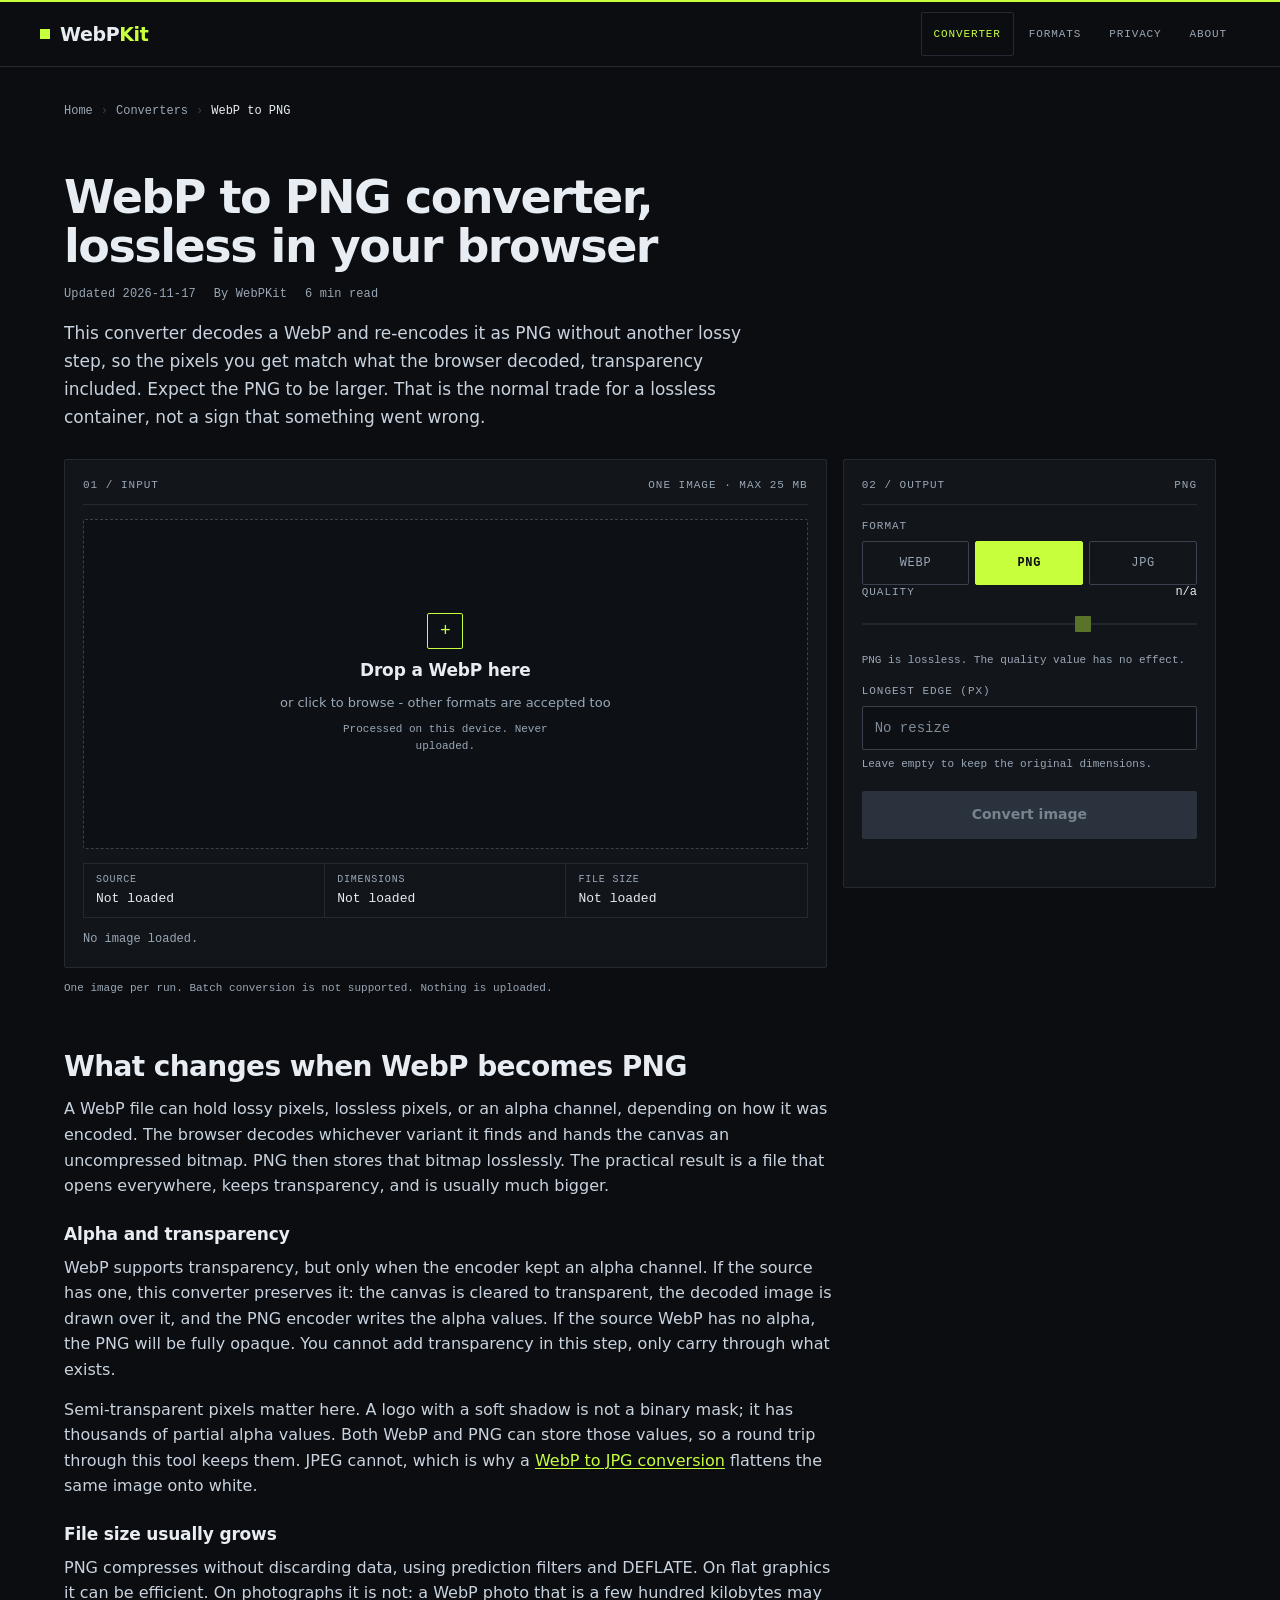
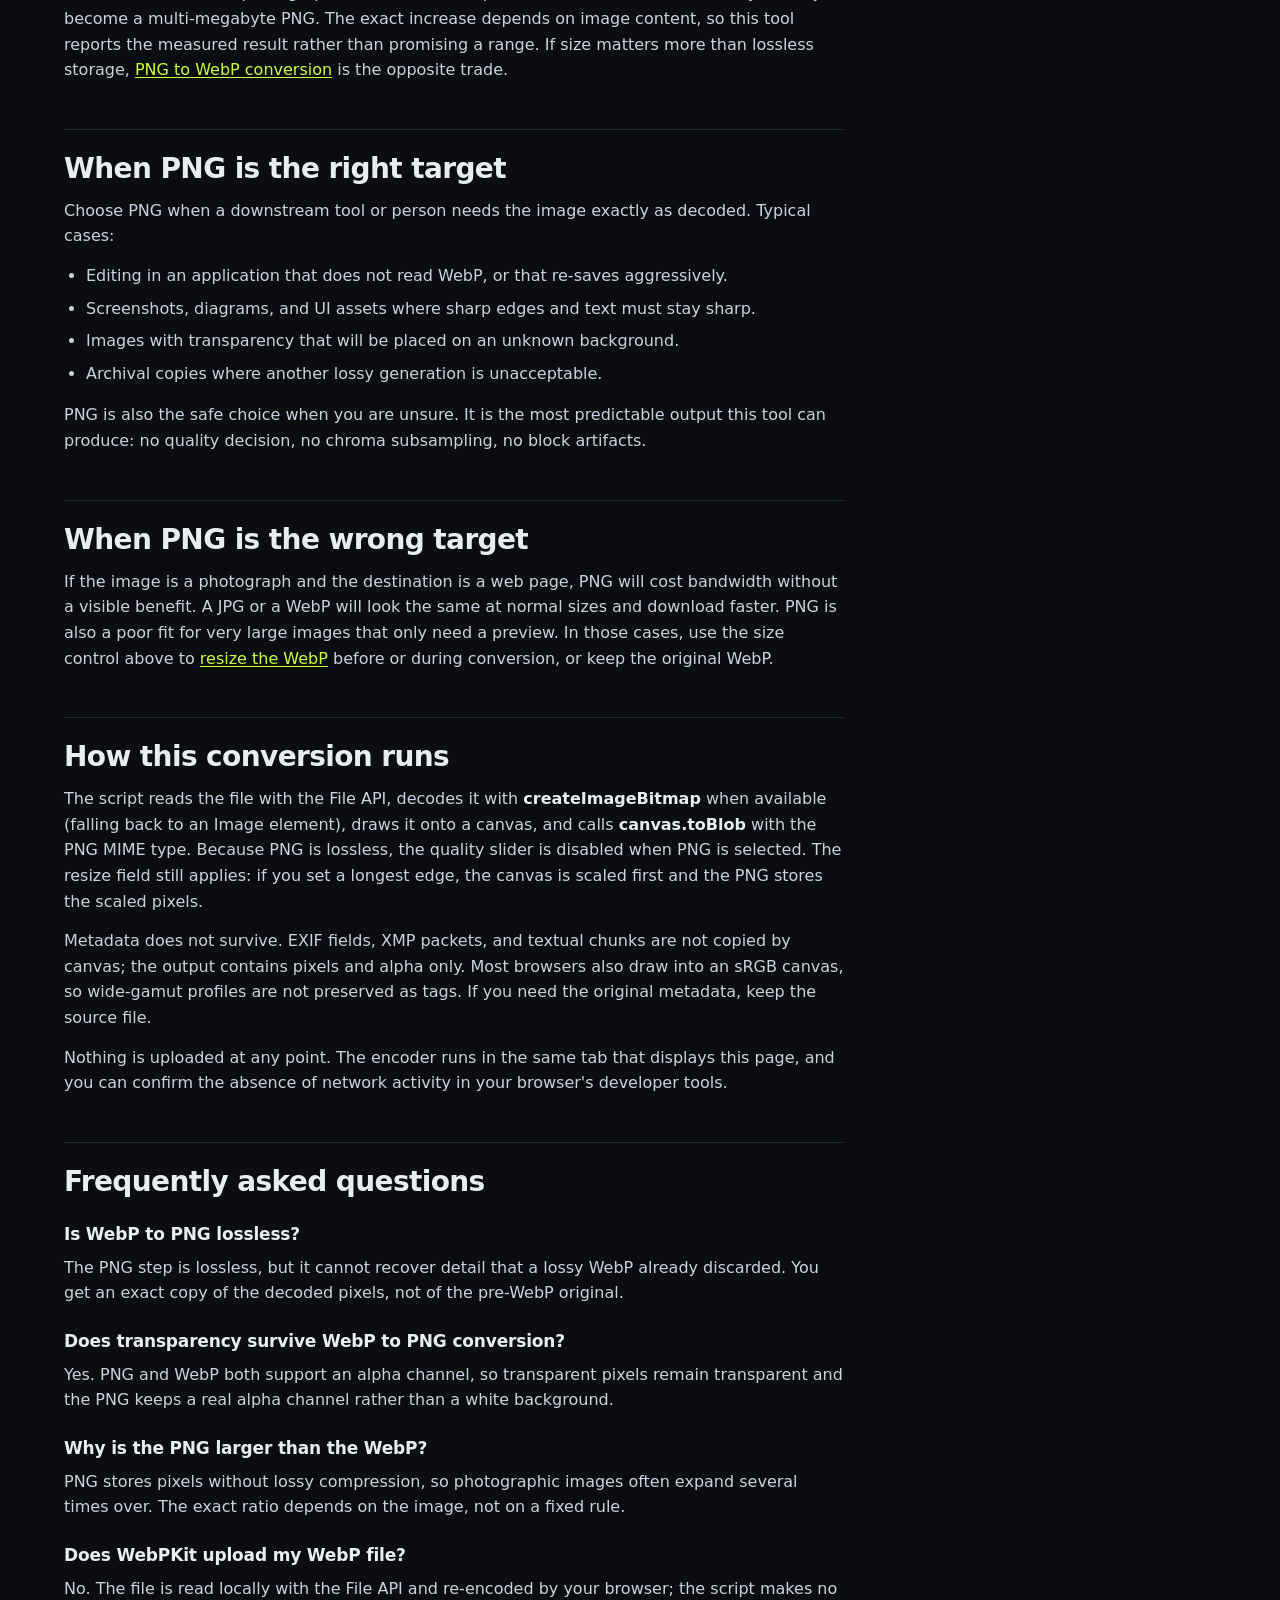
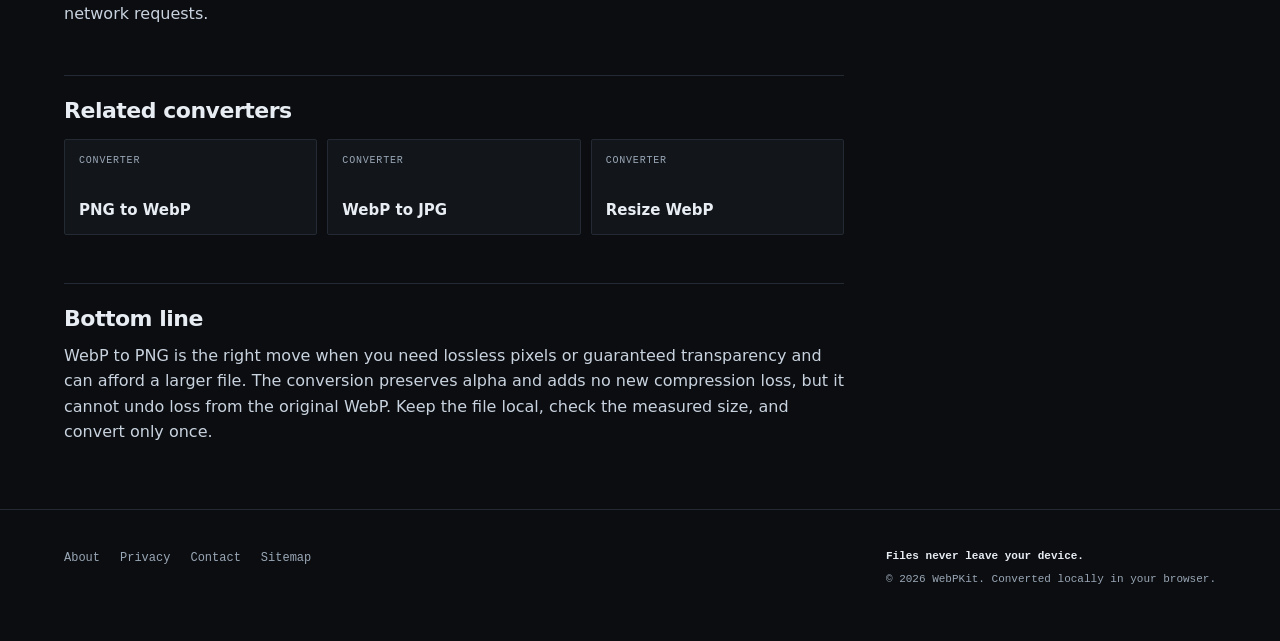
<file: webp-to-png.html>
<!doctype html>
<html lang="en">
<head>
<meta charset="utf-8">
<meta name="viewport" content="width=device-width, initial-scale=1">
<title>WebP to PNG Converter - Lossless Output, No Upload</title>
<meta name="description" content="Convert WebP to PNG in your browser. Transparent pixels are preserved, the PNG step is lossless, and the file stays on your device.">
<link rel="canonical" href="https://webpkit.app/webp-to-png">
<meta name="theme-color" content="#0b0d10">
<meta property="og:type" content="website">
<meta property="og:title" content="WebP to PNG Converter - Lossless Output, No Upload">
<meta property="og:description" content="Convert WebP to PNG locally. Alpha preserved, no upload, measured output size.">
<meta property="og:url" content="https://webpkit.app/webp-to-png">
<link rel="stylesheet" href="assets/site.css?v=2">
<script type="application/ld+json">
{"@context":"https://schema.org","@type":"FAQPage","mainEntity":[{"@type":"Question","name":"Is WebP to PNG lossless?","acceptedAnswer":{"@type":"Answer","text":"The PNG step is lossless, but it cannot recover detail that a lossy WebP already discarded. You get an exact copy of the decoded pixels, not of the pre-WebP original."}},{"@type":"Question","name":"Does transparency survive WebP to PNG conversion?","acceptedAnswer":{"@type":"Answer","text":"Yes. PNG and WebP both support an alpha channel, so transparent pixels remain transparent and the PNG keeps a real alpha channel rather than a white background."}},{"@type":"Question","name":"Why is the PNG larger than the WebP?","acceptedAnswer":{"@type":"Answer","text":"PNG stores pixels without lossy compression, so photographic images often expand several times over. The exact ratio depends on the image, not on a fixed rule."}},{"@type":"Question","name":"Does WebPKit upload my WebP file?","acceptedAnswer":{"@type":"Answer","text":"No. The file is read locally with the File API and re-encoded by your browser; the script makes no network requests."}}]}
</script>
<!-- Google tag (gtag.js) -->
<script async src="https://www.googletagmanager.com/gtag/js?id=G-Z1QJ4BB7VF"></script>
<script>
window.dataLayer = window.dataLayer || [];
function gtag(){dataLayer.push(arguments);}
gtag('js', new Date());
gtag('config', 'G-Z1QJ4BB7VF', { anonymize_ip: true });
window.track = function (name, params) { try { gtag('event', name, params || {}); } catch (e) {} };
</script>
</head>
<body>
<a class="skip" href="#main">Skip to content</a>
<div class="topline" aria-hidden="true"></div>
<header class="site-header">
  <div class="wrap header-inner">
    <a class="logo" href="/" aria-label="WebPKit home">
      <span class="logo-mark" aria-hidden="true"></span>
      <span class="logo-text">WebP<span>Kit</span></span>
    </a>
    <nav class="nav" aria-label="Primary">
      <a href="/" aria-current="page">Converter</a>
      <a href="/#formats">Formats</a>
      <a href="/privacy">Privacy</a>
      <a href="/about">About</a>
    </nav>
  </div>
</header>

<main id="main">
  <div class="wrap">
    <nav class="crumbs" aria-label="Breadcrumb">
      <ol>
        <li><a href="/">Home</a></li>
        <li>Converters</li>
        <li aria-current="page">WebP to PNG</li>
      </ol>
    </nav>

    <section class="hero">
      <h1>WebP to PNG converter, lossless in your browser</h1>
      <p class="page-meta"><span>Updated 2026-11-17</span><span>By WebPKit</span><span>6 min read</span></p>
      <p class="lede">This converter decodes a WebP and re-encodes it as PNG without another lossy step, so the pixels you get match what the browser decoded, transparency included. Expect the PNG to be larger. That is the normal trade for a lossless container, not a sign that something went wrong.</p>
    </section>

    <section class="workbench" aria-label="WebP to PNG converter">
      <div class="grid" id="converter" data-output="png">
        <div class="col-8">
          <div class="panel">
            <div class="panel-head">
              <span class="label">01 / Input</span>
              <span class="label">One image · max 25 MB</span>
            </div>
            <input class="sr-only" type="file" id="file" accept="image/*" tabindex="-1">
            <label class="dropzone" id="dropzone" for="file" tabindex="0" role="button" aria-describedby="drop-help">
              <span class="drop-icon" aria-hidden="true">+</span>
              <span class="drop-title">Drop a WebP here</span>
              <span class="drop-sub">or click to browse - other formats are accepted too</span>
              <span class="drop-note" id="drop-help">Processed on this device. Never uploaded.</span>
            </label>
            <dl class="filemeta" id="filemeta" hidden>
              <div><dt>Source</dt><dd id="meta-format">Not loaded</dd></div>
              <div><dt>Dimensions</dt><dd id="meta-dims">Not loaded</dd></div>
              <div><dt>File size</dt><dd id="meta-size">Not loaded</dd></div>
            </dl>
            <p class="status" id="status" role="status" aria-live="polite">No image loaded.</p>
            <noscript><p class="status is-error">This converter needs JavaScript. The rest of the page still works without it.</p></noscript>
          </div>
        </div>
        <div class="col-4">
          <div class="panel">
            <div class="panel-head">
              <span class="label">02 / Output</span>
              <span class="label">PNG</span>
            </div>
            <fieldset class="field">
              <legend class="label">Format</legend>
              <div class="seg">
                <input type="radio" id="fmt-webp" name="format" value="webp">
                <label for="fmt-webp">WebP</label>
                <input type="radio" id="fmt-png" name="format" value="png" checked>
                <label for="fmt-png">PNG</label>
                <input type="radio" id="fmt-jpg" name="format" value="jpg">
                <label for="fmt-jpg">JPG</label>
              </div>
            </fieldset>
            <div class="field">
              <div class="field-row">
                <label class="label" for="quality">Quality</label>
                <output class="output-val" id="quality-out" for="quality">0.80</output>
              </div>
              <input type="range" id="quality" min="0.4" max="1" step="0.05" value="0.8">
              <p class="hint" id="quality-hint">Lossy encoding. 0.80 is a common starting point.</p>
            </div>
            <div class="field">
              <label class="label" for="maxedge">Longest edge (px)</label>
              <input type="number" id="maxedge" min="16" max="12000" step="1" inputmode="numeric" placeholder="No resize">
              <p class="hint">Leave empty to keep the original dimensions.</p>
            </div>
            <button class="btn" id="convert" type="button" disabled>Convert image</button>
            <div class="result" id="result" hidden>
              <div class="result-preview"><img id="preview" alt="Preview of the converted PNG"></div>
              <dl class="stats">
                <div><dt>Output</dt><dd id="out-format">Not loaded</dd></div>
                <div><dt>Dimensions</dt><dd id="out-dims">Not loaded</dd></div>
                <div><dt>Size</dt><dd id="out-size">Not loaded</dd></div>
                <div><dt>vs original</dt><dd id="out-delta">Not loaded</dd></div>
              </dl>
              <a class="btn btn-download" id="download" download>Download PNG</a>
            </div>
            <p class="status" id="result-status" role="status" aria-live="polite"></p>
          </div>
        </div>
      </div>
      <p class="tool-note">One image per run. Batch conversion is not supported. Nothing is uploaded.</p>
    </section>

    <article class="article">
      <h2>What changes when WebP becomes PNG</h2>
      <p>A WebP file can hold lossy pixels, lossless pixels, or an alpha channel, depending on how it was encoded. The browser decodes whichever variant it finds and hands the canvas an uncompressed bitmap. PNG then stores that bitmap losslessly. The practical result is a file that opens everywhere, keeps transparency, and is usually much bigger.</p>

      <h3>Alpha and transparency</h3>
      <p>WebP supports transparency, but only when the encoder kept an alpha channel. If the source has one, this converter preserves it: the canvas is cleared to transparent, the decoded image is drawn over it, and the PNG encoder writes the alpha values. If the source WebP has no alpha, the PNG will be fully opaque. You cannot add transparency in this step, only carry through what exists.</p>
      <p>Semi-transparent pixels matter here. A logo with a soft shadow is not a binary mask; it has thousands of partial alpha values. Both WebP and PNG can store those values, so a round trip through this tool keeps them. JPEG cannot, which is why a <a href="/webp-to-jpg">WebP to JPG conversion</a> flattens the same image onto white.</p>

      <h3>File size usually grows</h3>
      <p>PNG compresses without discarding data, using prediction filters and DEFLATE. On flat graphics it can be efficient. On photographs it is not: a WebP photo that is a few hundred kilobytes may become a multi-megabyte PNG. The exact increase depends on image content, so this tool reports the measured result rather than promising a range. If size matters more than lossless storage, <a href="/png-to-webp">PNG to WebP conversion</a> is the opposite trade.</p>

      <h2>When PNG is the right target</h2>
      <p>Choose PNG when a downstream tool or person needs the image exactly as decoded. Typical cases:</p>
      <ul>
        <li>Editing in an application that does not read WebP, or that re-saves aggressively.</li>
        <li>Screenshots, diagrams, and UI assets where sharp edges and text must stay sharp.</li>
        <li>Images with transparency that will be placed on an unknown background.</li>
        <li>Archival copies where another lossy generation is unacceptable.</li>
      </ul>
      <p>PNG is also the safe choice when you are unsure. It is the most predictable output this tool can produce: no quality decision, no chroma subsampling, no block artifacts.</p>

      <h2>When PNG is the wrong target</h2>
      <p>If the image is a photograph and the destination is a web page, PNG will cost bandwidth without a visible benefit. A JPG or a WebP will look the same at normal sizes and download faster. PNG is also a poor fit for very large images that only need a preview. In those cases, use the size control above to <a href="/resize-webp">resize the WebP</a> before or during conversion, or keep the original WebP.</p>

      <h2>How this conversion runs</h2>
      <p>The script reads the file with the File API, decodes it with <strong>createImageBitmap</strong> when available (falling back to an Image element), draws it onto a canvas, and calls <strong>canvas.toBlob</strong> with the PNG MIME type. Because PNG is lossless, the quality slider is disabled when PNG is selected. The resize field still applies: if you set a longest edge, the canvas is scaled first and the PNG stores the scaled pixels.</p>
      <p>Metadata does not survive. EXIF fields, XMP packets, and textual chunks are not copied by canvas; the output contains pixels and alpha only. Most browsers also draw into an sRGB canvas, so wide-gamut profiles are not preserved as tags. If you need the original metadata, keep the source file.</p>
      <p>Nothing is uploaded at any point. The encoder runs in the same tab that displays this page, and you can confirm the absence of network activity in your browser's developer tools.</p>

      <h2>Frequently asked questions</h2>
      <h3>Is WebP to PNG lossless?</h3>
      <p>The PNG step is lossless, but it cannot recover detail that a lossy WebP already discarded. You get an exact copy of the decoded pixels, not of the pre-WebP original.</p>
      <h3>Does transparency survive WebP to PNG conversion?</h3>
      <p>Yes. PNG and WebP both support an alpha channel, so transparent pixels remain transparent and the PNG keeps a real alpha channel rather than a white background.</p>
      <h3>Why is the PNG larger than the WebP?</h3>
      <p>PNG stores pixels without lossy compression, so photographic images often expand several times over. The exact ratio depends on the image, not on a fixed rule.</p>
      <h3>Does WebPKit upload my WebP file?</h3>
      <p>No. The file is read locally with the File API and re-encoded by your browser; the script makes no network requests.</p>

      <section class="related" aria-labelledby="related-title">
        <h2 id="related-title">Related converters</h2>
        <div class="related-grid">
          <a href="/png-to-webp"><span class="r-label">Converter</span><span class="r-title">PNG to WebP</span></a>
          <a href="/webp-to-jpg"><span class="r-label">Converter</span><span class="r-title">WebP to JPG</span></a>
          <a href="/resize-webp"><span class="r-label">Converter</span><span class="r-title">Resize WebP</span></a>
        </div>
      </section>

      <section class="bottom" aria-labelledby="bottom-title">
        <h2 id="bottom-title">Bottom line</h2>
        <p>WebP to PNG is the right move when you need lossless pixels or guaranteed transparency and can afford a larger file. The conversion preserves alpha and adds no new compression loss, but it cannot undo loss from the original WebP. Keep the file local, check the measured size, and convert only once.</p>
      </section>
    </article>
  </div>
</main>

<footer class="site-footer">
  <div class="wrap footer-inner">
    <nav class="footer-nav" aria-label="Footer">
      <a href="/about">About</a>
      <a href="/privacy">Privacy</a>
      <a href="/contact">Contact</a>
      <a href="sitemap.xml">Sitemap</a>
    </nav>
    <p class="footer-meta">
      <strong>Files never leave your device.</strong>
      <span class="footer-line">© 2026 WebPKit. Converted locally in your browser.</span>
    </p>
  </div>
</footer>
<script src="assets/app.js?v=2" defer></script>
</body>
</html>
</file>
<file: assets/site.css>
/* WebPKit — self-contained stylesheet. No external fonts, images or frameworks. */
:root{
  --bg:#0b0d10;
  --panel:#12161b;
  --panel-2:#0d1116;
  --line:#232a33;
  --line-2:#39424e;
  --text:#e8edf4;
  --body:#c9d3df;
  --muted:#9aa7b6;
  --accent:#c8ff3d;
  --accent-hi:#d8ff6b;
  --warn:#ffb86b;
  --error:#ff8f7a;
  --mono:ui-monospace,SFMono-Regular,Menlo,Consolas,"Liberation Mono",monospace;
  --sans:system-ui,-apple-system,"Segoe UI",Roboto,Helvetica,Arial,sans-serif;
}
*,*::before,*::after{box-sizing:border-box}
html{-webkit-text-size-adjust:100%;text-size-adjust:100%}
body{margin:0;background:var(--bg);color:var(--text);font:400 16px/1.6 var(--sans);-webkit-font-smoothing:antialiased}
img{max-width:100%;height:auto}
p,li{overflow-wrap:break-word}
a{color:var(--accent)}
:focus-visible{outline:2px solid var(--accent);outline-offset:2px}
::selection{background:var(--accent);color:#0b0d10}
.sr-only{position:absolute!important;width:1px;height:1px;padding:0;margin:-1px;overflow:hidden;clip:rect(0,0,0,0);white-space:nowrap;border:0}
.skip{position:absolute;left:-9999px;top:0;z-index:100;background:var(--accent);color:#0b0d10;padding:12px 16px;font:600 13px/1 var(--mono);text-decoration:none}
.skip:focus{left:12px;top:12px}
.wrap{width:100%;max-width:1200px;margin:0 auto;padding:0 24px}

/* thin rule + header */
.topline{height:2px;background:var(--accent)}
.site-header{border-bottom:1px solid var(--line);background:var(--bg)}
.header-inner{display:flex;align-items:center;justify-content:space-between;gap:12px 24px;min-height:64px;flex-wrap:wrap;padding:8px 0}
.logo{display:inline-flex;align-items:center;gap:10px;text-decoration:none;color:var(--text);font:700 19px/1 var(--sans);letter-spacing:-.02em}
.logo-mark{width:10px;height:10px;background:var(--accent);display:block}
.logo-text span{color:var(--accent)}
.nav{display:flex;flex-wrap:wrap;gap:2px}
.nav a{display:inline-flex;align-items:center;min-height:44px;padding:0 12px;border:1px solid transparent;border-radius:2px;color:var(--muted);text-decoration:none;font:500 11px/1 var(--mono);letter-spacing:.08em;text-transform:uppercase}
.nav a:hover{color:var(--text);border-color:var(--line)}
.nav a[aria-current="page"]{color:var(--accent);border-color:var(--line)}

/* breadcrumb, hero, meta */
.crumbs{margin:22px 0 0}
.crumbs ol{list-style:none;display:flex;flex-wrap:wrap;gap:8px;margin:0;padding:0;font:400 12px/1.4 var(--mono);color:var(--muted)}
.crumbs li{display:flex;align-items:center;gap:8px}
.crumbs li+li::before{content:"\203A";color:var(--line-2)}
.crumbs a{display:inline-flex;align-items:center;min-height:44px;color:var(--muted);text-decoration:none}
.crumbs a:hover{color:var(--text);text-decoration:underline}
.crumbs [aria-current="page"]{color:var(--text)}
.hero{padding:26px 0 0}
h1{font-size:clamp(30px,4.4vw,46px);line-height:1.06;letter-spacing:-.032em;font-weight:700;margin:14px 0 0;max-width:22ch}
.lede{max-width:66ch;margin:16px 0 0;font-size:17px;line-height:1.65;color:var(--body)}
.page-meta{display:flex;flex-wrap:wrap;gap:6px 18px;margin:14px 0 0;font:400 12px/1.5 var(--mono);color:var(--muted);letter-spacing:.01em}

/* workbench */
.workbench{margin:28px 0 0}
.grid{display:grid;grid-template-columns:repeat(12,minmax(0,1fr));gap:16px}
.col-8{grid-column:span 8;min-width:0}
.col-4{grid-column:span 4;min-width:0}
.panel{background:var(--panel);border:1px solid var(--line);border-radius:2px;padding:18px}
.panel-head{display:flex;justify-content:space-between;align-items:center;gap:12px;padding-bottom:12px;margin-bottom:14px;border-bottom:1px solid var(--line)}
.label{font:500 11px/1.3 var(--mono);letter-spacing:.09em;text-transform:uppercase;color:var(--muted)}
.dropzone{display:flex;flex-direction:column;align-items:center;justify-content:center;gap:8px;min-height:330px;padding:28px 20px;border:1px dashed var(--line-2);border-radius:2px;background:var(--panel-2);cursor:pointer;text-align:center;transition:border-color .15s ease,background-color .15s ease,box-shadow .15s ease}
.dropzone:hover{border-color:#4b5664}
.dropzone.is-over{border-style:solid;border-color:var(--accent);background:#0f150d;box-shadow:inset 0 0 0 1px var(--accent)}
.dropzone:focus-visible{outline:2px solid var(--accent);outline-offset:3px}
.drop-icon{display:flex;align-items:center;justify-content:center;width:36px;height:36px;border:1px solid var(--accent);border-radius:2px;color:var(--accent);font:400 18px/1 var(--mono)}
.drop-title{font-weight:600;font-size:17px;letter-spacing:-.01em}
.drop-sub{font-size:13px;color:var(--muted)}
.drop-note{font:400 11px/1.5 var(--mono);color:var(--muted);max-width:38ch}
.filemeta{display:grid;grid-template-columns:repeat(3,minmax(0,1fr));gap:1px;margin:14px 0 0;padding:0;background:var(--line);border:1px solid var(--line)}
.filemeta>div{background:var(--panel);padding:9px 12px;min-width:0}
.filemeta dt{font:400 10px/1.4 var(--mono);letter-spacing:.08em;text-transform:uppercase;color:var(--muted)}
.filemeta dd{margin:3px 0 0;font:400 13px/1.4 var(--mono);font-variant-numeric:tabular-nums;overflow-wrap:anywhere}
.status{min-height:18px;margin:12px 0 0;font:400 12px/1.55 var(--mono);color:var(--muted);overflow-wrap:anywhere}
.status.is-error{color:var(--error)}
.tool-note{margin:12px 0 0;font:400 11px/1.5 var(--mono);color:var(--muted)}

/* controls */
.field{margin:0 0 16px;padding:0;border:0}
.field:last-of-type{margin-bottom:0}
.field>legend,.field>label{display:block;padding:0;margin:0 0 8px}
.seg{position:relative;display:grid;grid-template-columns:repeat(3,minmax(0,1fr));gap:6px}
.seg input{position:absolute;opacity:0;width:1px;height:1px;pointer-events:none}
.seg label{display:flex;align-items:center;justify-content:center;min-height:44px;margin:0;border:1px solid var(--line-2);border-radius:2px;color:var(--muted);cursor:pointer;font:500 12px/1 var(--mono);letter-spacing:.06em;text-transform:uppercase;user-select:none}
.seg label:hover{color:var(--text);border-color:#4b5664}
.seg input:checked+label{background:var(--accent);border-color:var(--accent);color:#0b0d10;font-weight:700}
.seg input:focus-visible+label{outline:2px solid var(--text);outline-offset:2px}
.field-row{display:flex;align-items:center;justify-content:space-between;gap:12px}
.field-row .label{margin:0}
.output-val{font:400 12px/1 var(--mono);color:var(--text);font-variant-numeric:tabular-nums}
input[type=range]{-webkit-appearance:none;appearance:none;display:block;width:100%;height:44px;margin:2px 0 0;padding:0;background:transparent;cursor:pointer}
input[type=range]::-webkit-slider-runnable-track{height:2px;background:var(--line-2)}
input[type=range]::-webkit-slider-thumb{-webkit-appearance:none;width:16px;height:16px;margin-top:-7px;background:var(--accent);border:0;border-radius:1px}
input[type=range]::-moz-range-track{height:2px;background:var(--line-2)}
input[type=range]::-moz-range-thumb{width:16px;height:16px;background:var(--accent);border:0;border-radius:1px}
input[type=range]:focus-visible{outline:2px solid var(--accent);outline-offset:1px}
input[type=range]:disabled{opacity:.4;cursor:not-allowed}
input[type=number]{display:block;width:100%;min-height:44px;padding:0 12px;background:var(--panel-2);border:1px solid var(--line-2);border-radius:2px;color:var(--text);font:400 14px/1 var(--mono);font-variant-numeric:tabular-nums}
input[type=number]:focus-visible{outline:2px solid var(--accent);outline-offset:2px;border-color:var(--accent)}
input[type=number]::placeholder{color:#7f8b99}
.hint{margin:6px 0 0;font:400 11px/1.5 var(--mono);color:var(--muted)}
.btn{display:flex;align-items:center;justify-content:center;width:100%;min-height:48px;margin:18px 0 0;padding:0 16px;background:var(--accent);border:1px solid var(--accent);border-radius:2px;color:#0b0d10;font:700 14px/1.2 var(--sans);text-align:center;text-decoration:none;cursor:pointer}
.btn:hover{background:var(--accent-hi);border-color:var(--accent-hi)}
.btn:focus-visible{outline:2px solid var(--text);outline-offset:2px}
.btn:disabled{background:#2a323d;border-color:#2a323d;color:#78838f;cursor:not-allowed}
.result{margin:16px 0 0;padding:16px 0 0;border-top:1px solid var(--line)}
.result-preview{display:flex;align-items:center;justify-content:center;min-height:132px;padding:8px;background:var(--panel-2);border:1px solid var(--line);overflow:hidden}
.result-preview img{display:block;max-width:100%;max-height:180px;width:auto;height:auto}
.stats{display:grid;gap:5px;margin:12px 0 0;font:400 12px/1.4 var(--mono)}
.stats>div{display:flex;align-items:baseline;justify-content:space-between;gap:12px;border-bottom:1px dotted var(--line);padding-bottom:4px}
.stats dt{color:var(--muted)}
.stats dd{margin:0;color:var(--text);font-variant-numeric:tabular-nums;text-align:right}
.stats dd.save{color:var(--accent)}
.stats dd.grow{color:var(--warn)}
.btn-download{margin-top:14px}

/* article */
.article{max-width:780px;margin:54px 0 0}
.article h2{font-size:clamp(22px,2.6vw,28px);line-height:1.22;letter-spacing:-.022em;font-weight:700;margin:46px 0 12px;padding-top:22px;border-top:1px solid var(--line)}
.article h2:first-child{margin-top:0;padding-top:0;border-top:0}
.article h3{font-size:17px;line-height:1.4;letter-spacing:-.01em;margin:24px 0 8px}
.article p{margin:0 0 14px;color:var(--body)}
.article ul{margin:0 0 16px;padding-left:22px;color:var(--body)}
.article li{margin:0 0 7px}
.article strong{color:var(--text);font-weight:600}
.article a{color:var(--accent);text-decoration:underline;text-decoration-thickness:1px;text-underline-offset:2px}
.article a:hover{color:var(--accent-hi)}
.related{margin:48px 0 0;border-top:1px solid var(--line);padding-top:22px}
.related h2{font-size:22px;border-top:0;padding-top:0;margin:0}
.related-grid{display:grid;grid-template-columns:repeat(3,minmax(0,1fr));gap:10px;margin:14px 0 0}
.related a{display:flex;flex-direction:column;justify-content:space-between;gap:10px;min-height:96px;padding:14px;background:var(--panel);border:1px solid var(--line);border-radius:2px;color:var(--text);text-decoration:none}
.related a:hover{border-color:var(--accent)}
.r-label{display:block;font:400 10px/1.4 var(--mono);letter-spacing:.08em;text-transform:uppercase;color:var(--muted)}
.r-title{display:block;font-weight:600;font-size:15px;line-height:1.35}
.bottom{margin:48px 0 0;border-top:1px solid var(--line);padding-top:22px}
.bottom h2{font-size:22px;border-top:0;padding-top:0;margin:0 0 10px}

/* footer */
.site-footer{margin:64px 0 0;border-top:1px solid var(--line);padding:26px 0 42px}
.footer-inner{display:flex;flex-wrap:wrap;align-items:flex-start;justify-content:space-between;gap:16px 32px}
.footer-nav{display:flex;flex-wrap:wrap;gap:0 20px}
.footer-nav a{display:inline-flex;align-items:center;min-height:44px;color:var(--muted);text-decoration:none;font:400 12px/1.4 var(--mono)}
.footer-nav a:hover{color:var(--text);text-decoration:underline}
.footer-meta{font:400 11px/1.7 var(--mono);color:var(--muted);max-width:52ch}
.footer-meta strong{color:var(--text);font-weight:600}
.footer-line{display:block;margin-top:4px}

@media (max-width:900px){
  .col-8,.col-4{grid-column:1/-1}
  .dropzone{min-height:250px}
  .related-grid{grid-template-columns:1fr}
  .related a{min-height:0}
}
@media (max-width:600px){
  .wrap{padding:0 16px}
  .panel{padding:14px}
  .crumbs{margin-top:12px}
  .hero{padding-top:16px}
  h1{font-size:26px;line-height:1.08;margin-top:10px}
  .page-meta{font-size:11px;margin-top:10px;gap:4px 12px}
  .lede{font-size:15px;line-height:1.55;margin-top:10px}
  .workbench{margin-top:18px}
  .dropzone{min-height:220px;padding:24px 14px}
  .filemeta{grid-template-columns:1fr}
  .nav a{padding:0 9px;font-size:10px}
  .header-inner{min-height:56px}
  .footer-inner{flex-direction:column}
}
@media (prefers-reduced-motion:reduce){
  *{transition:none!important;scroll-behavior:auto!important}
}
</file>
